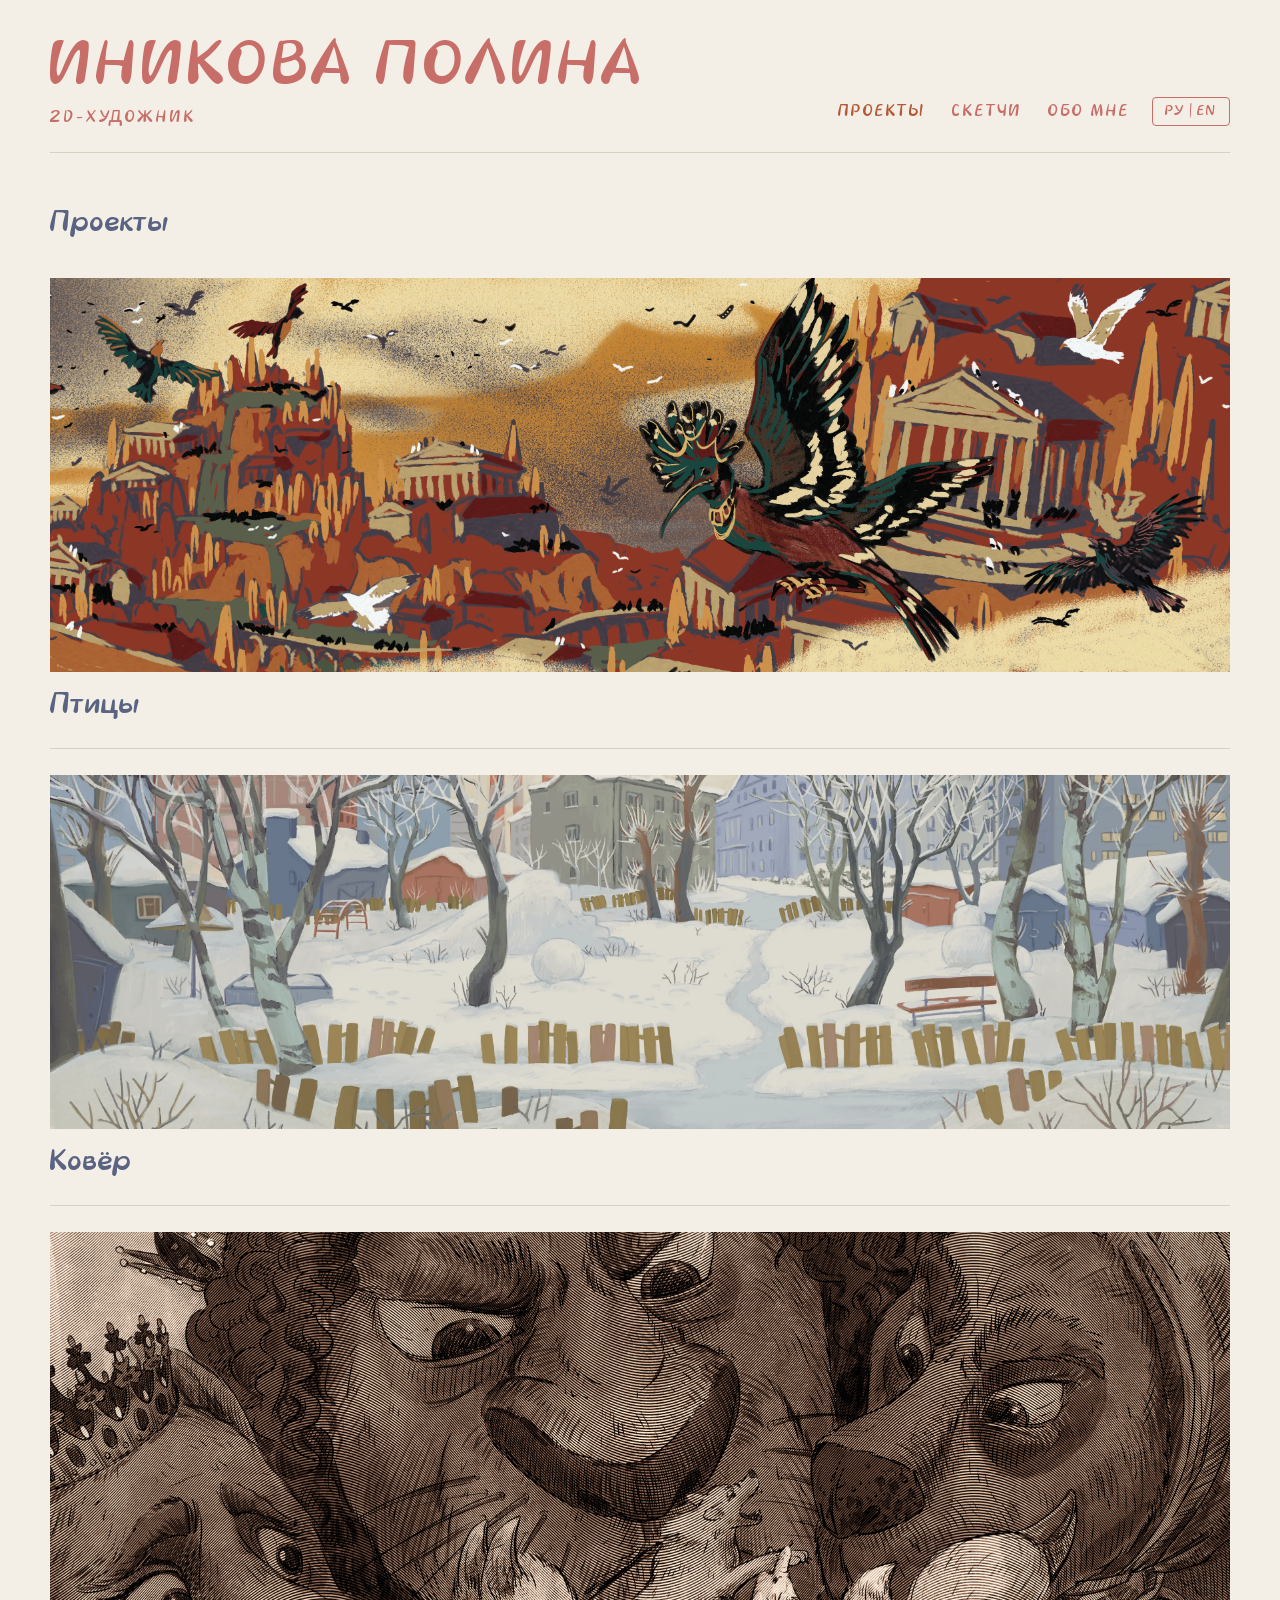
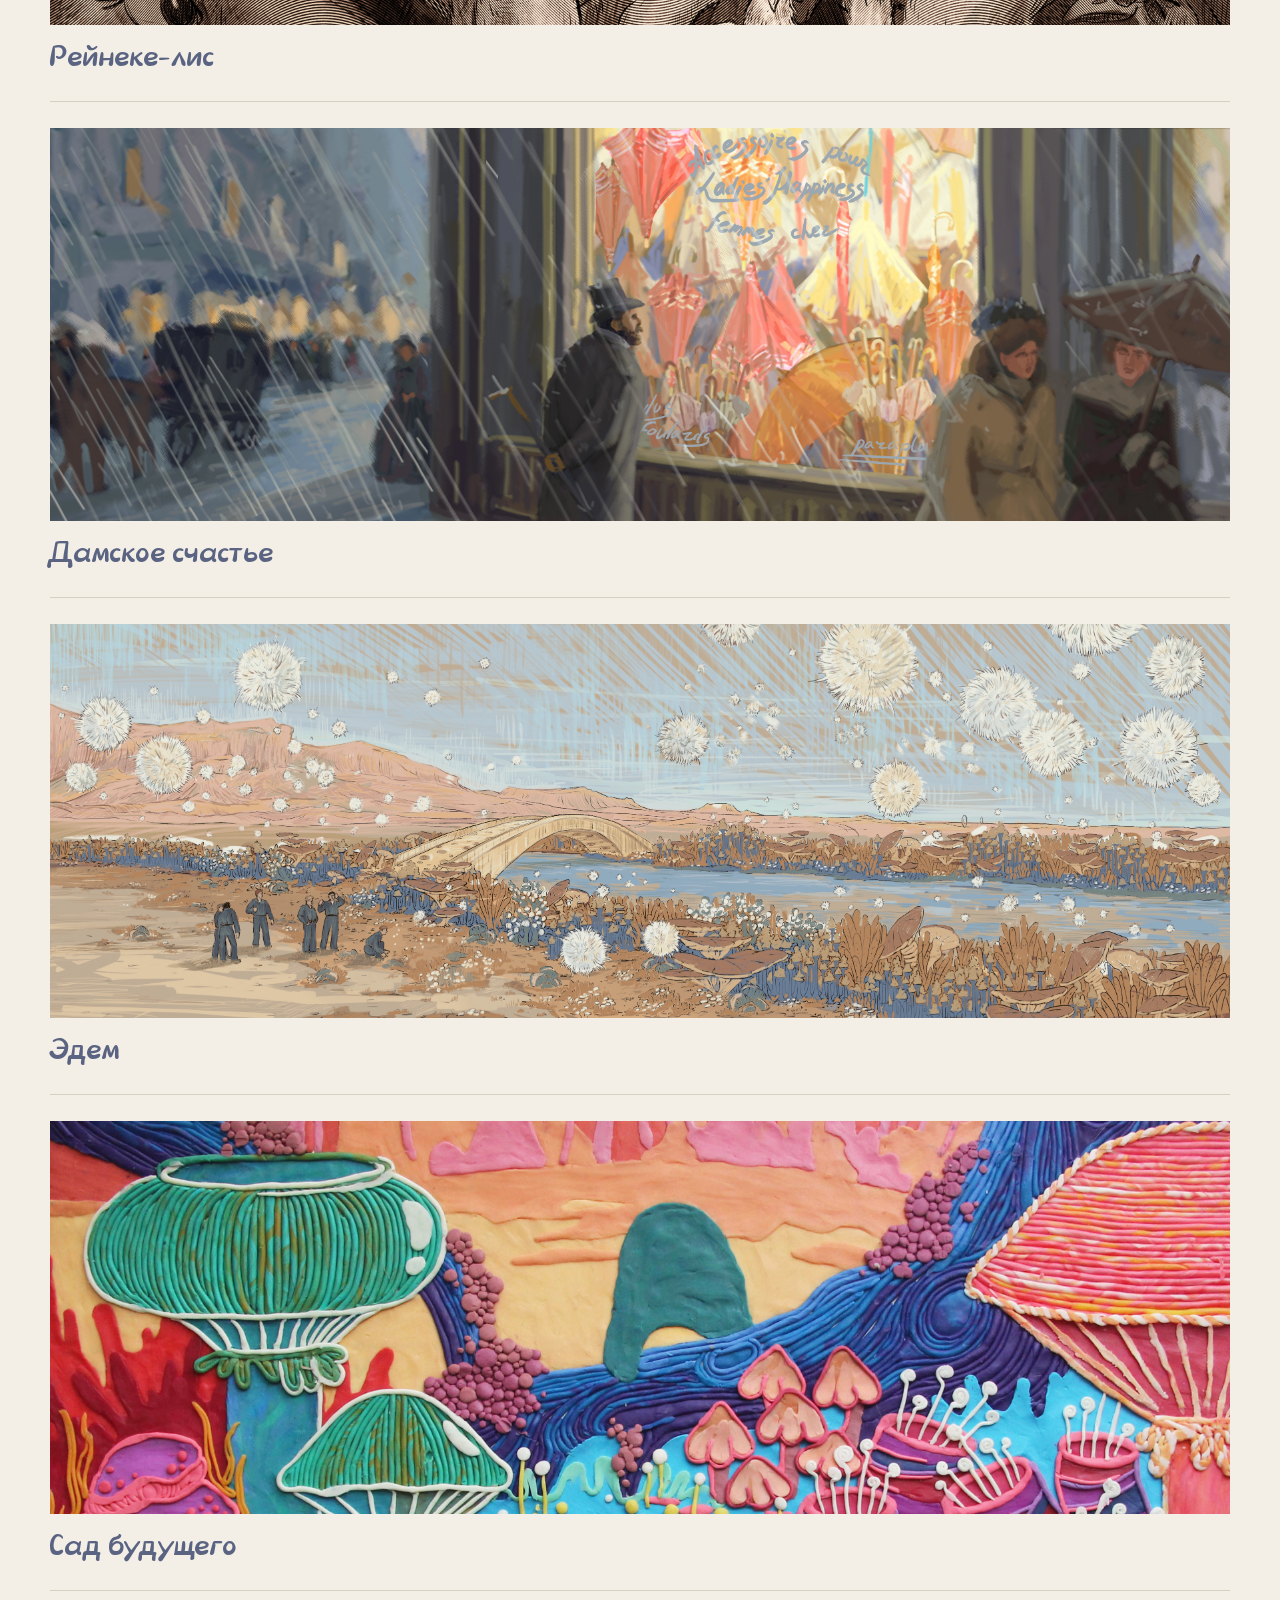
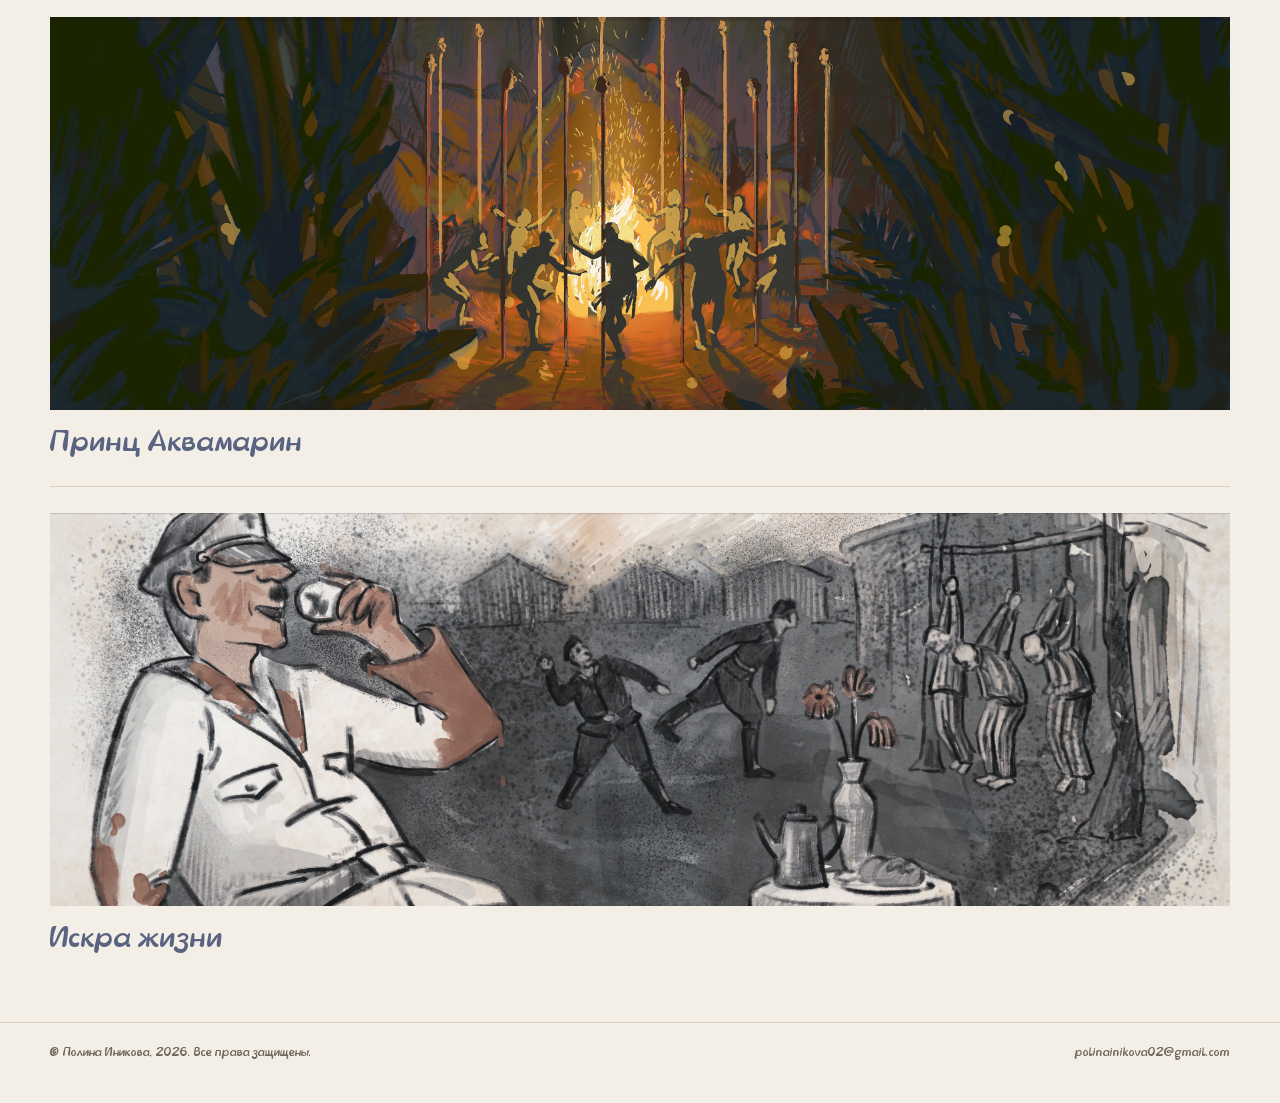
<file: index.html>
<!DOCTYPE html>
<html lang="ru">
<head>
  <meta charset="utf-8">
  <meta name="viewport" content="width=device-width, initial-scale=1">
  <title data-i18n-title="title.index">Иникова Полина — художник-постановщик</title>
  <link rel="stylesheet" href="css/site.css">
</head>
<body>
  <div class="wrap">
    <header class="site">
      <a class="brand" href="index.html"><span data-i18n="brand.name">Иникова Полина</span>
        <small data-i18n="brand.subtitle">2D-художник</small>
      </a>
      <div class="head-right">
        <nav>
          <a href="index.html" aria-current="page"><span data-i18n="nav.projects">Проекты</span></a>
          <a href="sketches.html"><span data-i18n="nav.sketches">Скетчи</span></a>
          <a href="about.html"><span data-i18n="nav.about">Обо мне</span></a>
        </nav>
        <button type="button" class="lang-btn" data-lang="en" aria-label="Switch language">
          РУ | EN
        </button>
      </div>
    </header>
    <section class="projects">
      <h1 class="page-title" data-i18n="projects.title">Проекты</h1>
      <a class="work-item" href="projects/birds.html">
      <img src="portfolio_webp/The-Birds/default.webp" alt="Птицы" data-i18n-alt="birds-title">
      <div class="work-caption">
        <span class="work-title" data-i18n="birds-title">Птицы</span>
      </div>
    </a>
<a class="work-item" href="projects/carpet.html">
      <img src="portfolio_webp/Carpet/1.webp" alt="Ковёр" data-i18n-alt="carpet-title">
      <div class="work-caption">
        <span class="work-title" data-i18n="carpet-title">Ковёр</span>
      </div>
    </a>
<a class="work-item" href="projects/reyneke-fox.html">
      <img src="portfolio_webp/Reineke-Fuchs/default.webp" alt="Рейнеке-лис" data-i18n-alt="reyneke-fox-title">
      <div class="work-caption">
        <span class="work-title" data-i18n="reyneke-fox-title">Рейнеке-лис</span>
      </div>
    </a>
<a class="work-item" href="projects/ladies-happiness.html">
      <img src="portfolio_webp/The-Ladies-Delight/default.webp" alt="Дамское счастье" data-i18n-alt="ladies-happiness-title">
      <div class="work-caption">
        <span class="work-title" data-i18n="ladies-happiness-title">Дамское счастье</span>
      </div>
    </a>
<a class="work-item" href="projects/eden.html">
      <img src="portfolio_webp/Eden/default.webp" alt="Эдем" data-i18n-alt="eden-title">
      <div class="work-caption">
        <span class="work-title" data-i18n="eden-title">Эдем</span>
      </div>
    </a>
<a class="work-item" href="projects/garden-of-the-future.html">
      <img src="portfolio_webp/The-Garden-of-the-Future/default.webp" alt="Сад будущего" data-i18n-alt="garden-of-the-future-title">
      <div class="work-caption">
        <span class="work-title" data-i18n="garden-of-the-future-title">Сад будущего</span>
      </div>
    </a>
<a class="work-item" href="projects/prince-aquamarine.html">
      <img src="portfolio_webp/Le-Prince-des-Aigues-Marines/default.webp" alt="Принц Аквамарин" data-i18n-alt="prince-aquamarine-title">
      <div class="work-caption">
        <span class="work-title" data-i18n="prince-aquamarine-title">Принц Аквамарин</span>
      </div>
    </a>
<a class="work-item" href="projects/spark-of-life.html">
      <img src="portfolio_webp/Spark-of-Life/default.webp" alt="Искра жизни" data-i18n-alt="spark-of-life-title">
      <div class="work-caption">
        <span class="work-title" data-i18n="spark-of-life-title">Искра жизни</span>
      </div>
    </a>
    </section>
  </div>
  <footer class="site">
    <div class="wrap">
      <span data-i18n="footer.rights">© Полина Иникова, 2026. Все права защищены.</span>
<a href="mailto:polinainikova02@gmail.com">polinainikova02@gmail.com</a>
    </div>
  </footer>
  <script src="js/site.js"></script>
  <script src="js/i18n.js"></script>
  <script src="js/site.js"></script>
</body>
</html>
</file>
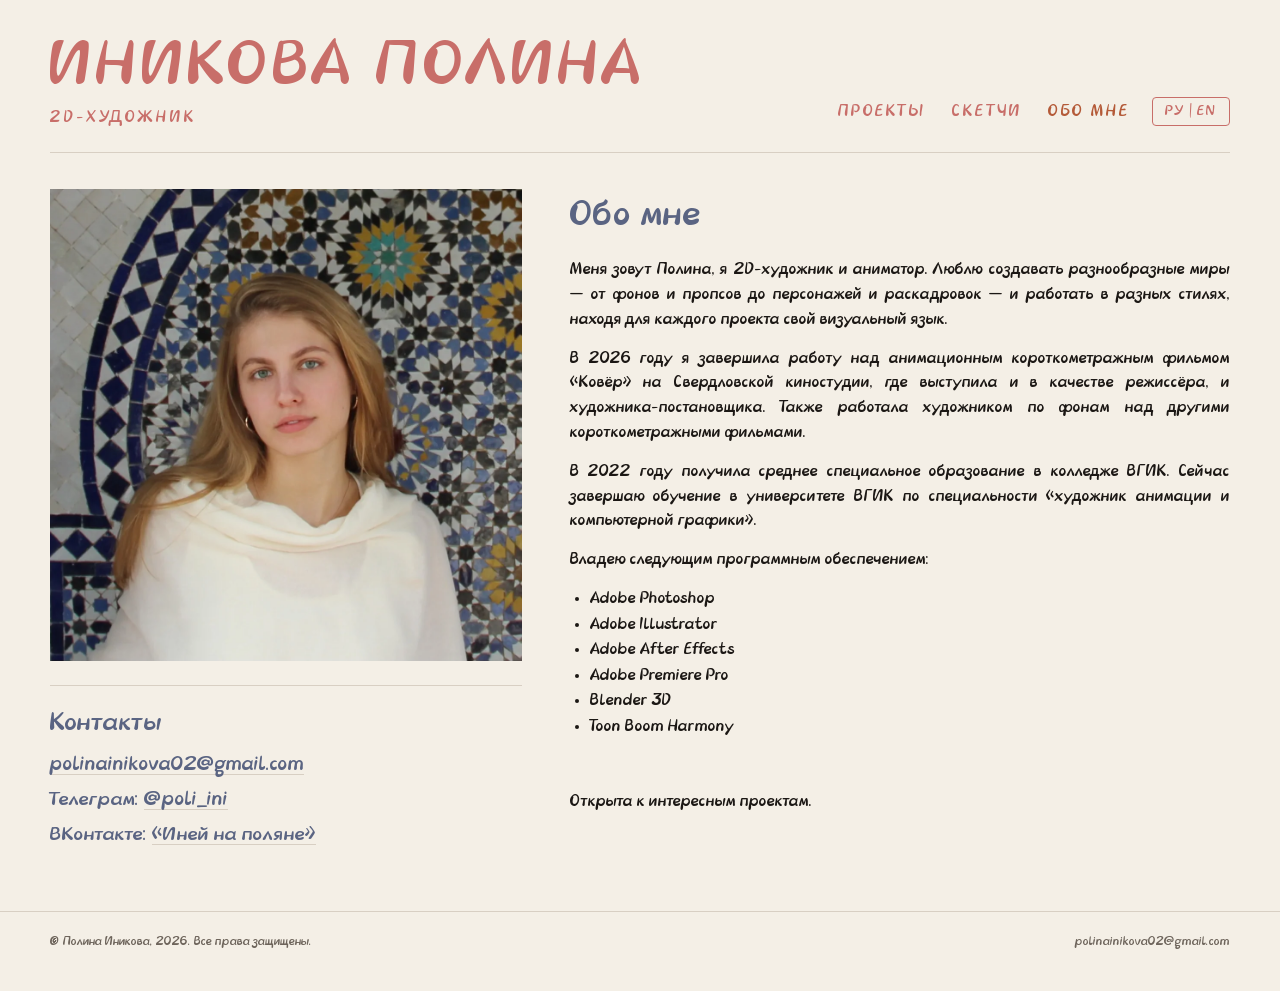
<file: about.html>
<!DOCTYPE html>
<html lang="ru">
<head>
  <meta charset="utf-8">
  <meta name="viewport" content="width=device-width, initial-scale=1">
  <title data-i18n-title="title.about">Обо мне — Иникова Полина</title>
  <link rel="stylesheet" href="css/site.css">
</head>
<body>
  <div class="wrap">
    <header class="site">
      <a class="brand" href="index.html"><span data-i18n="brand.name">Иникова Полина</span>
        <small data-i18n="brand.subtitle">2D-художник</small>
      </a>
      <div class="head-right">
        <nav>
          <a href="index.html"><span data-i18n="nav.projects">Проекты</span></a>
          <a href="sketches.html"><span data-i18n="nav.sketches">Скетчи</span></a>
          <a href="about.html" aria-current="page"><span data-i18n="nav.about">Обо мне</span></a>
        </nav>
        <button type="button" class="lang-btn" data-lang="en" aria-label="Switch language">
          РУ | EN
        </button>
      </div>
    </header>
    <div class="about-grid">
      <div class="about-photo">
        <img src="images/about.webp" alt="Портрет Полины">
        <div class="about-contact">
          <h2 data-i18n="about.contact.h2">Контакты</h2>
          <p><a href="mailto:polinainikova02@gmail.com">polinainikova02@gmail.com</a></p>
          <p><span data-i18n="contact.telegram">Телеграм:</span> <a href="https://t.me/poli_ini" rel="noopener">@poli_ini</a></p>
          <p><span data-i18n="contact.vk">ВКонтакте:</span> <a href="https://vk.ru/club213014018" rel="noopener">«Иней на поляне»</a></p>
        </div>
      </div>
      <div class="about-text">
        <h1 data-i18n="about.h1">Обо мне</h1>
        <p data-i18n="about.p1">Меня зовут Полина, я 2D-художник и аниматор. Люблю создавать разнообразные миры — от фонов и пропсов до персонажей и раскадровок — и работать в разных стилях, находя для каждого проекта свой визуальный язык.</p>
        <p data-i18n="about.p2">В 2026 году я завершила работу над анимационным короткометражным фильмом «Ковёр» на Свердловской киностудии, где выступила и в качестве режиссёра, и художника-постановщика. Также работала художником по фонам над другими короткометражными фильмами.</p>
        <p data-i18n="about.p3">В 2022 году получила среднее специальное образование в колледже ВГИК. Сейчас завершаю обучение в университете ВГИК по специальности «художник анимации и компьютерной графики».</p>
        <p data-i18n="about.software.intro">Владею следующим программным обеспечением:</p>
        <ul class="software-list">
          <li>Adobe Photoshop</li>
          <li>Adobe Illustrator</li>
          <li>Adobe After Effects</li>
          <li>Adobe Premiere Pro</li>
          <li>Blender 3D</li>
          <li>Toon Boom Harmony</li>
        </ul>
        <p data-i18n="about.open">Открыта к интересным проектам.</p>
      </div>
    </div>
  </div>
  <footer class="site">
    <div class="wrap">
      <span data-i18n="footer.rights">© Полина Иникова, 2026. Все права защищены.</span>
<a href="mailto:polinainikova02@gmail.com">polinainikova02@gmail.com</a>
    </div>
  </footer>
  <script src="js/site.js"></script>
  <script src="js/i18n.js"></script>
  <script src="js/site.js"></script>
</body>
</html>
</file>
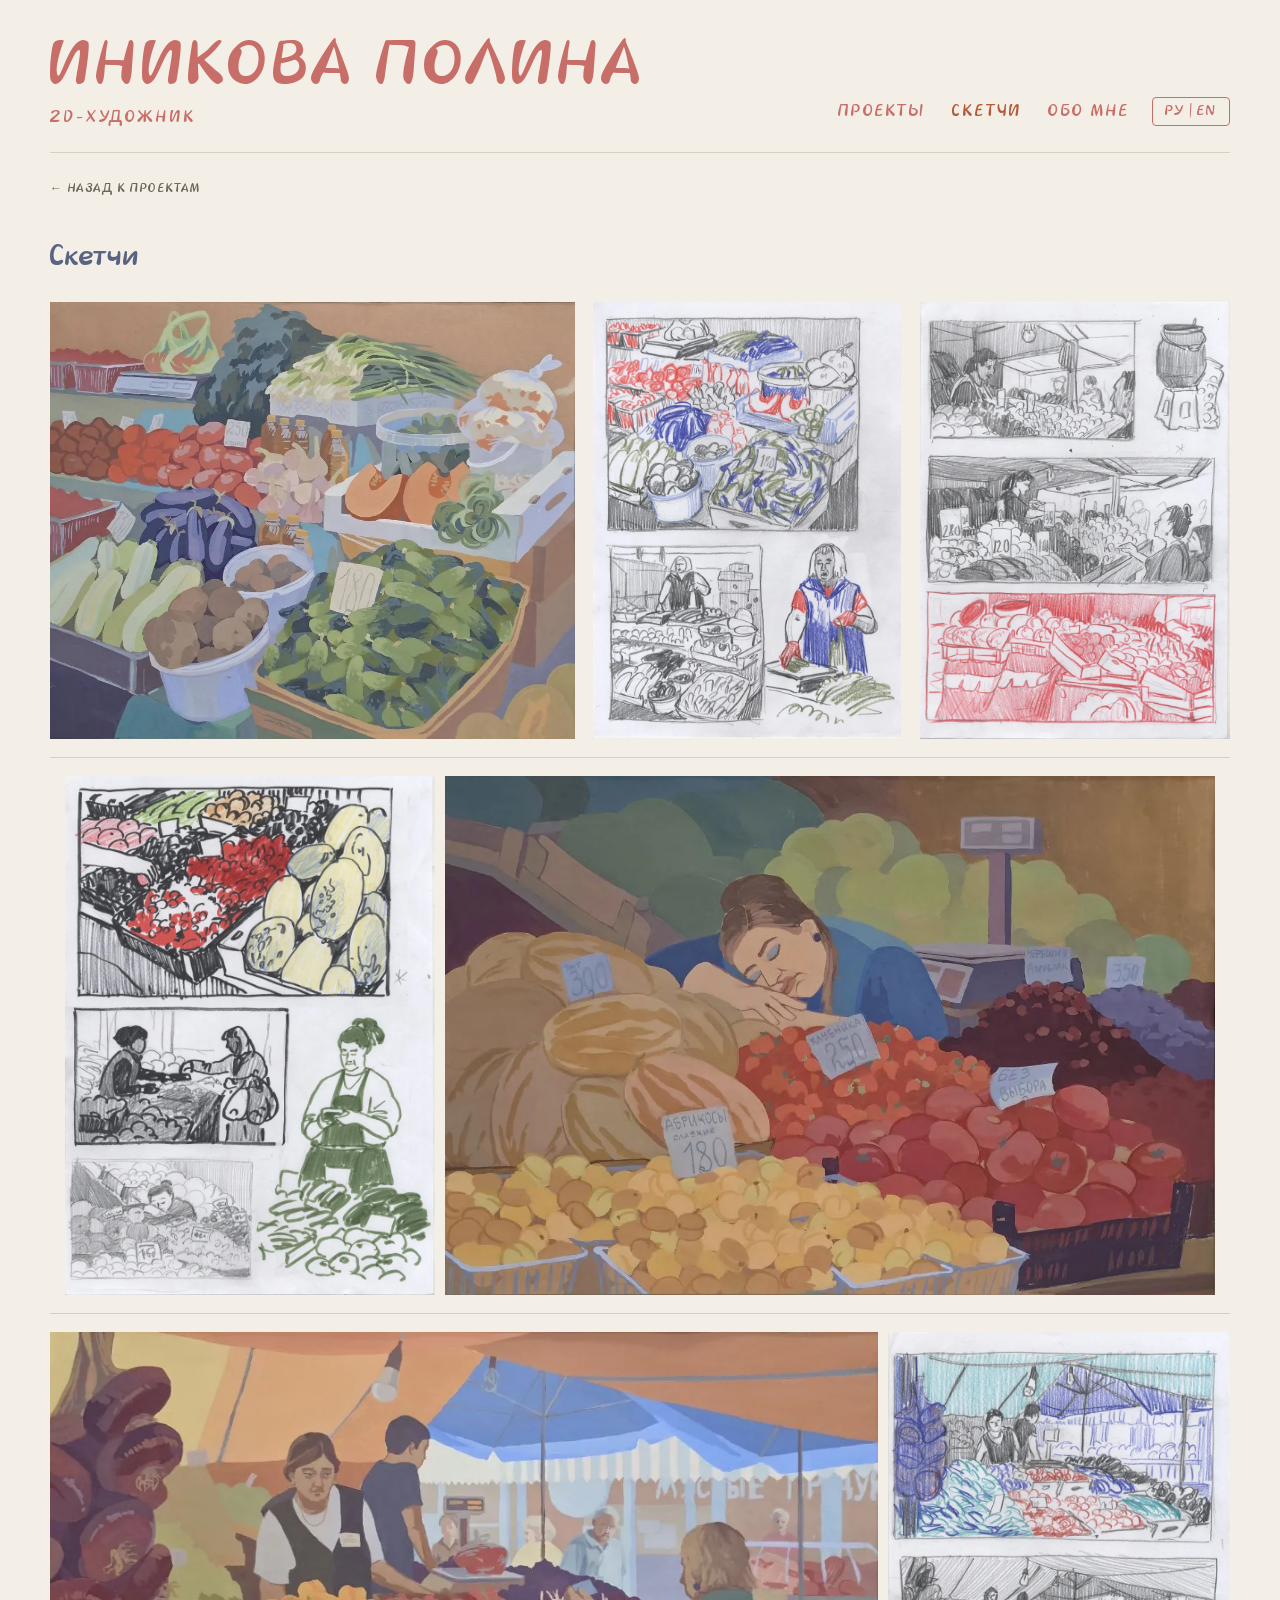
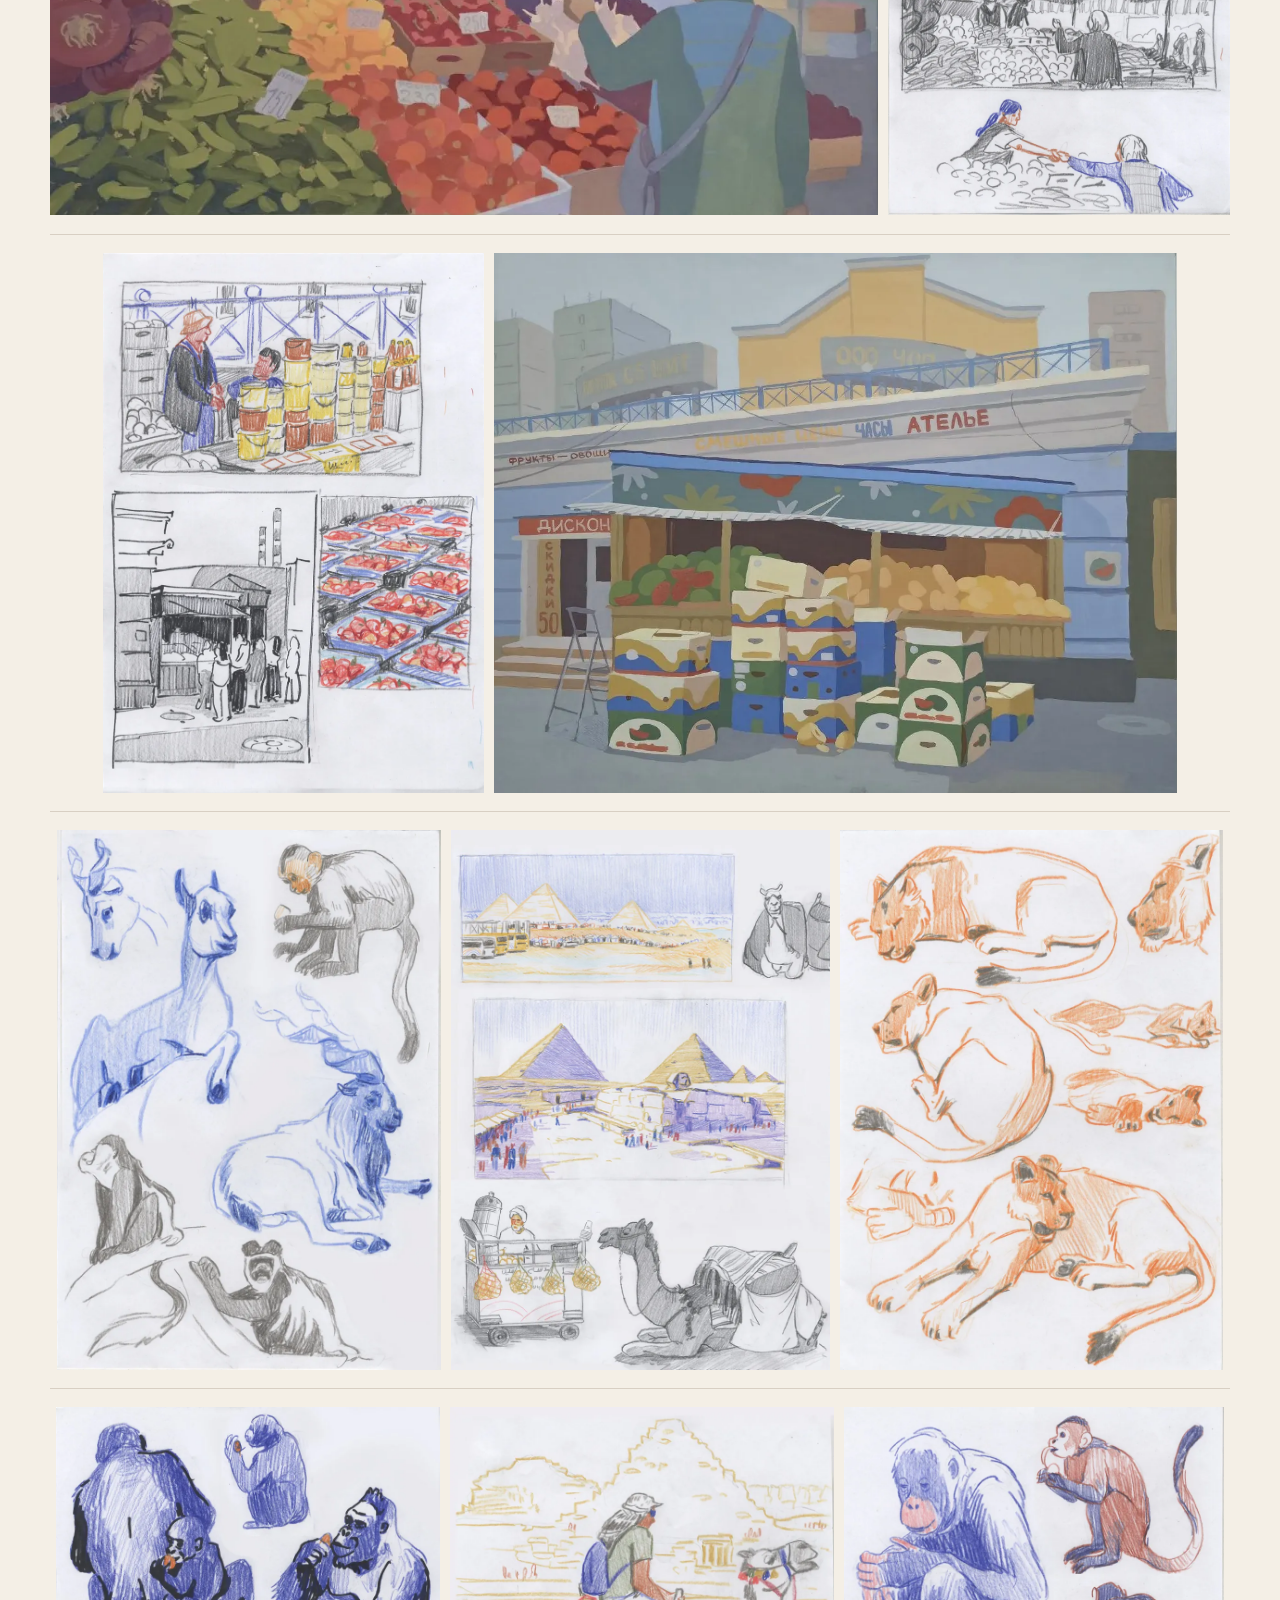
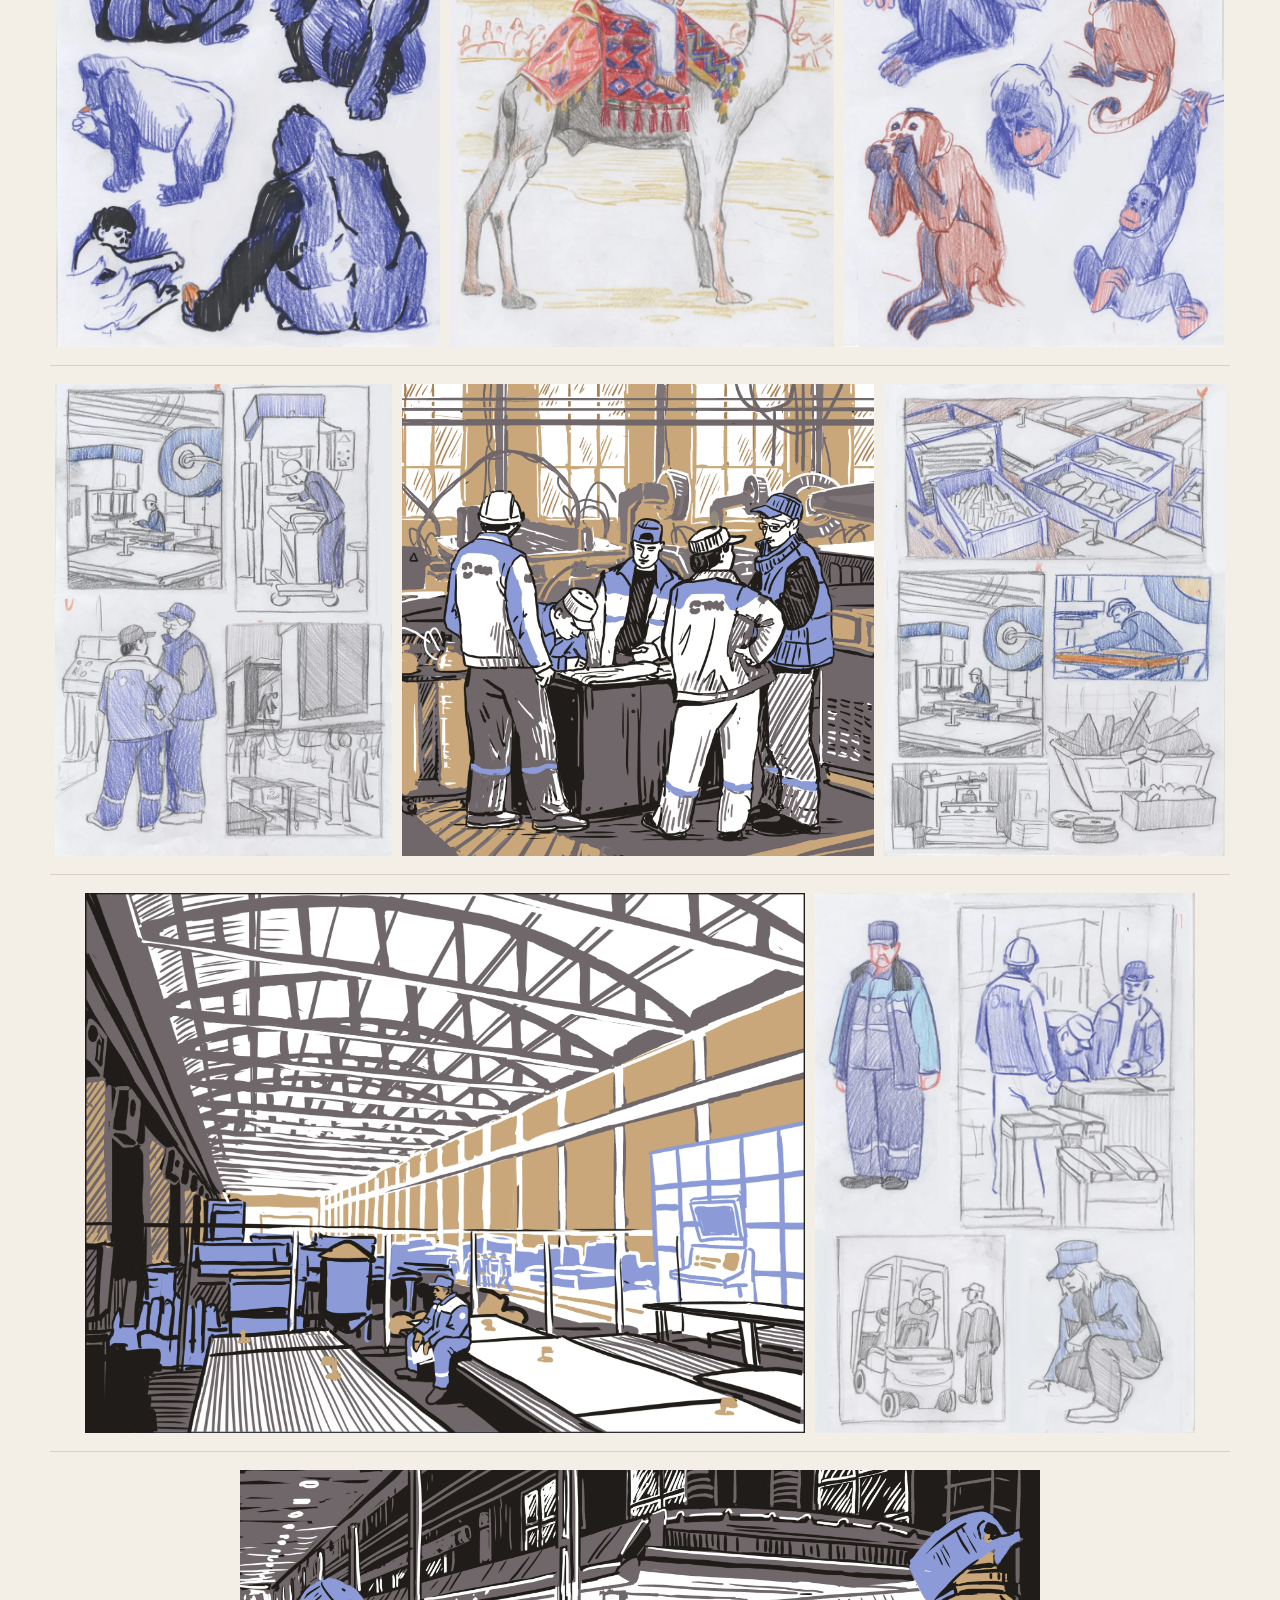
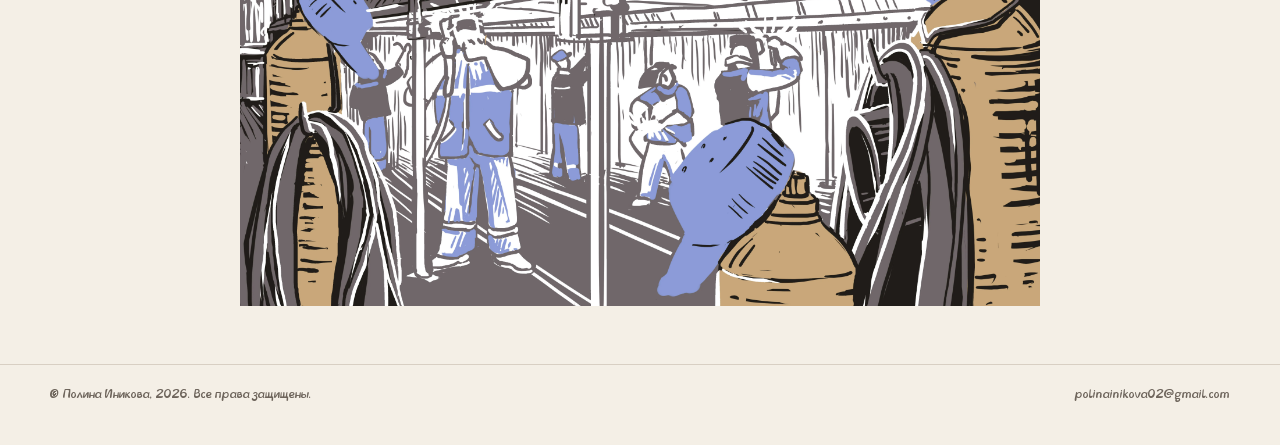
<file: sketches.html>
<!DOCTYPE html>
<html lang="ru">
<head>
  <meta charset="utf-8">
  <meta name="viewport" content="width=device-width, initial-scale=1">
  <title data-i18n-title="title.sketches">Скетчи — Иникова Полина</title>
  <link rel="stylesheet" href="css/site.css">
</head>
<body>
  <div class="wrap">
    <header class="site">
      <a class="brand" href="index.html"><span data-i18n="brand.name">Иникова Полина</span>
        <small data-i18n="brand.subtitle">2D-художник</small>
      </a>
      <div class="head-right">
        <nav>
          <a href="index.html"><span data-i18n="nav.projects">Проекты</span></a>
          <a href="sketches.html" aria-current="page"><span data-i18n="nav.sketches">Скетчи</span></a>
          <a href="about.html"><span data-i18n="nav.about">Обо мне</span></a>
        </nav>
        <button type="button" class="lang-btn" data-lang="en" aria-label="Switch language">
          РУ | EN
        </button>
      </div>
    </header>
    <a class="back" href="index.html" data-i18n="back.projects">← К проектам</a>
    <h1 class="page-title" data-i18n="sketches.title">Скетчи</h1>
    <div class="sketches-gal">
      <div class="rows">
<div class="row" data-row="1"><div class="main-zone"><a class="cell"><img src="portfolio_webp/Sketches/1_1.webp" alt="1_1.jpg"></a><a class="cell"><img src="portfolio_webp/Sketches/1_2.webp" alt="1_2.jpg"></a><a class="cell"><img src="portfolio_webp/Sketches/1_3.webp" alt="1_3.jpg"></a></div></div>
<div class="row" data-row="2"><div class="main-zone"><a class="cell"><img src="portfolio_webp/Sketches/2_1.webp" alt="2_1.jpg"></a><a class="cell"><img src="portfolio_webp/Sketches/2_2.webp" alt="2_2.jpg"></a></div></div>
<div class="row" data-row="3"><div class="main-zone"><a class="cell"><img src="portfolio_webp/Sketches/3_1.webp" alt="3_1.jpg"></a><a class="cell"><img src="portfolio_webp/Sketches/3_2.webp" alt="3_2.jpg"></a></div></div>
<div class="row" data-row="4"><div class="main-zone"><a class="cell"><img src="portfolio_webp/Sketches/4_1.webp" alt="4_1.jpg"></a><a class="cell"><img src="portfolio_webp/Sketches/4_2.webp" alt="4_2.jpg"></a></div></div>
<div class="row" data-row="5"><div class="main-zone"><a class="cell"><img src="portfolio_webp/Sketches/5_1.webp" alt="5_1.jpg"></a><a class="cell"><img src="portfolio_webp/Sketches/5_2.webp" alt="5_2.jpg"></a><a class="cell"><img src="portfolio_webp/Sketches/5_3.webp" alt="5_3.jpg"></a></div></div>
<div class="row" data-row="6"><div class="main-zone"><a class="cell"><img src="portfolio_webp/Sketches/6_1.webp" alt="6_1.jpg"></a><a class="cell"><img src="portfolio_webp/Sketches/6_2.webp" alt="6_2.jpg"></a><a class="cell"><img src="portfolio_webp/Sketches/6_3.webp" alt="6_3.jpg"></a></div></div>
<div class="row" data-row="7"><div class="main-zone"><a class="cell"><img src="portfolio_webp/Sketches/7_1.webp" alt="7_1.jpg"></a><a class="cell"><img src="portfolio_webp/Sketches/7_2.webp" alt="7_2.jpg"></a><a class="cell"><img src="portfolio_webp/Sketches/7_3.webp" alt="7_3.jpg"></a></div></div>
<div class="row" data-row="8"><div class="main-zone"><a class="cell"><img src="portfolio_webp/Sketches/8_1.webp" alt="8_1.jpg"></a><a class="cell"><img src="portfolio_webp/Sketches/8_2.webp" alt="8_2.jpg"></a></div></div>
<div class="row" data-row="9"><div class="main-zone"><a class="cell"><img src="portfolio_webp/Sketches/9_1.webp" alt="9_1.jpg"></a></div></div>
      </div>
    </div>
  </div>
  <footer class="site">
    <div class="wrap">
      <span data-i18n="footer.rights">© Полина Иникова, 2026. Все права защищены.</span>
<a href="mailto:polinainikova02@gmail.com">polinainikova02@gmail.com</a>
    </div>
  </footer>
  <script src="js/site.js"></script>
  <script src="js/i18n.js"></script>
  <script src="js/site.js"></script>
</body>
</html>
</file>
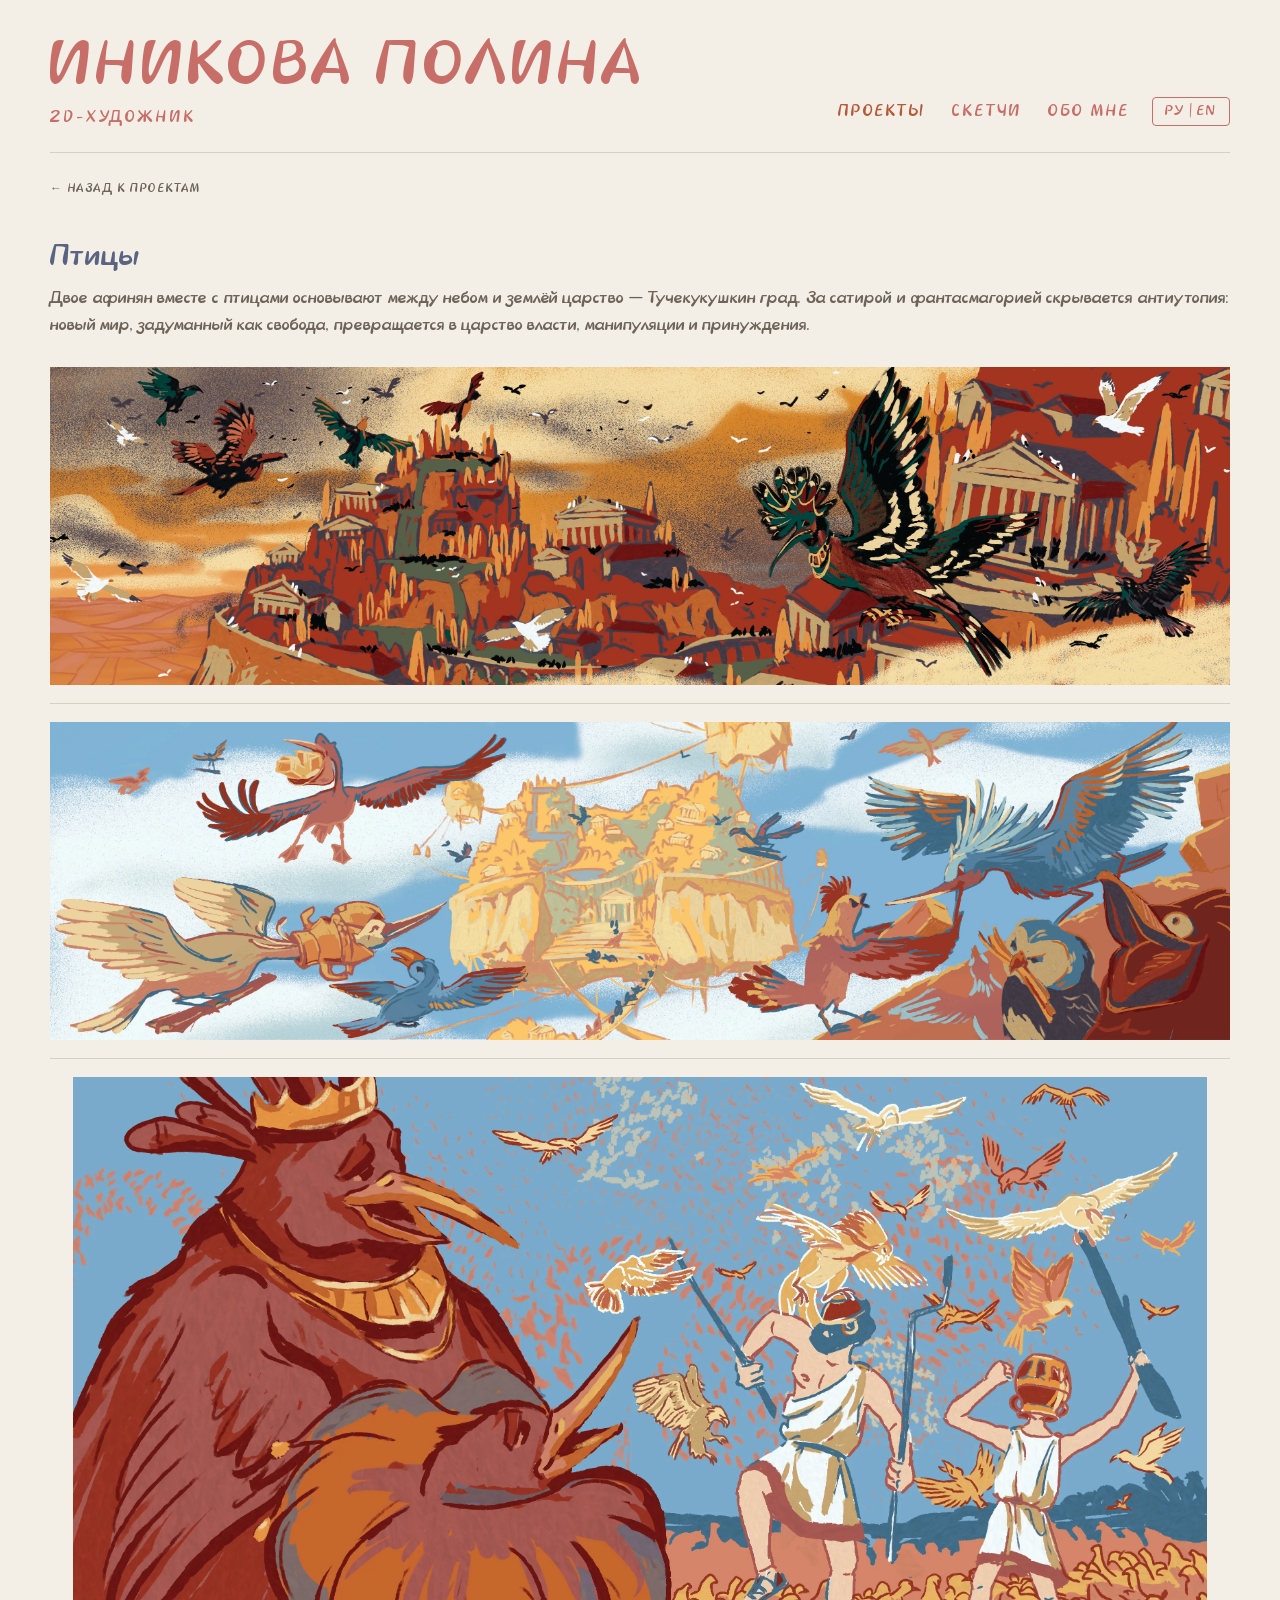
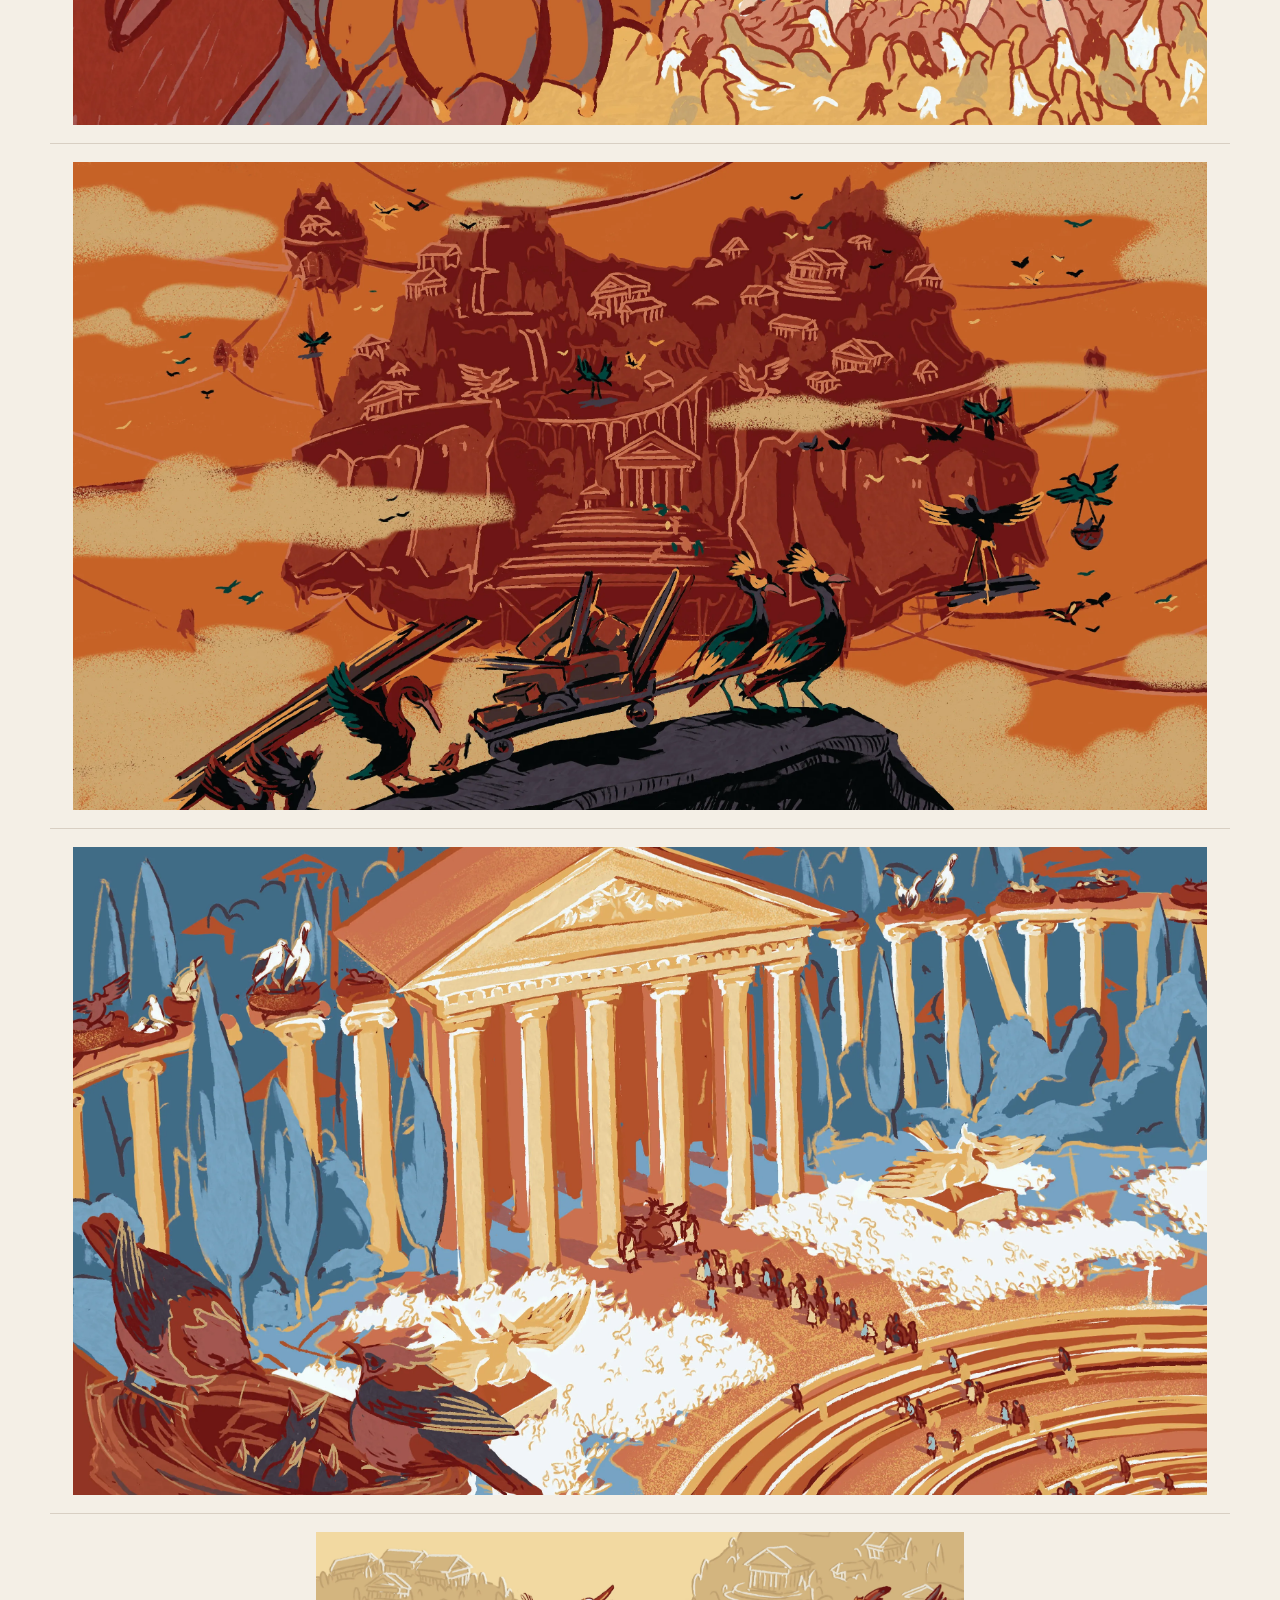
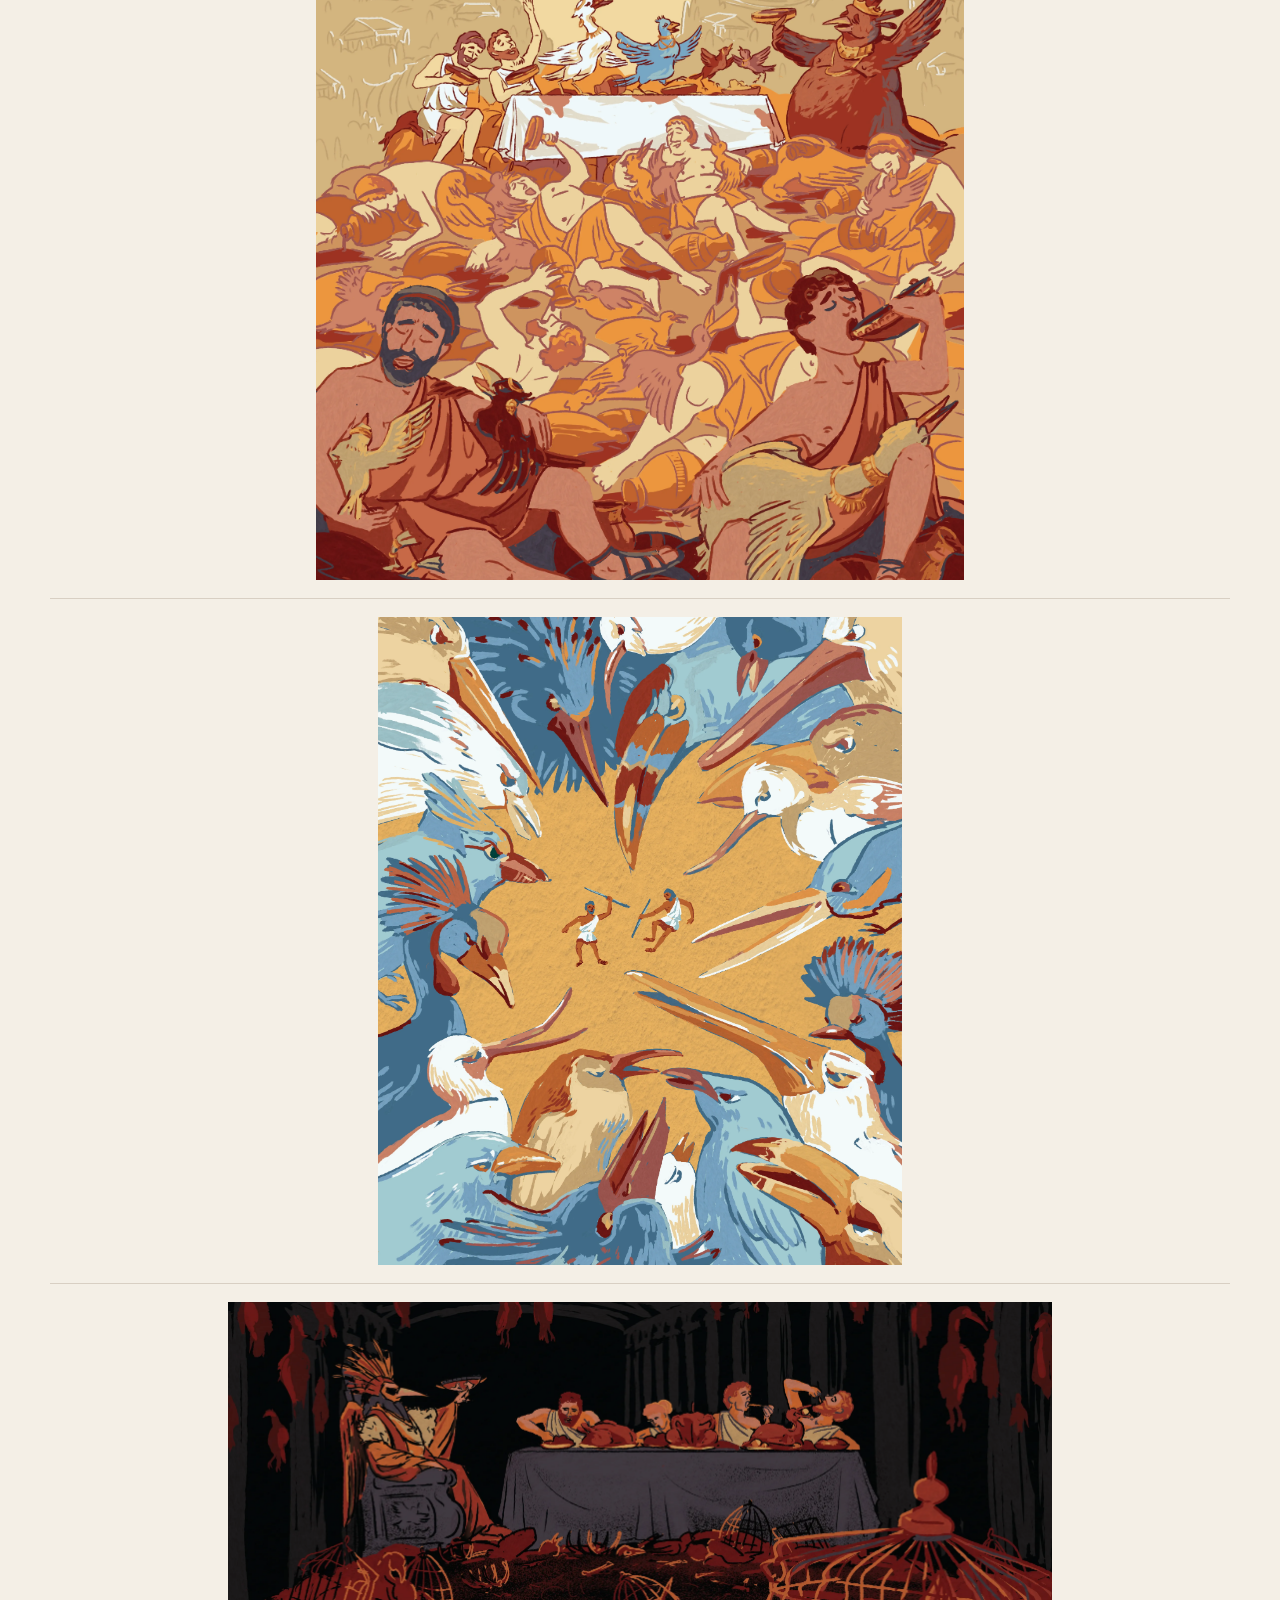
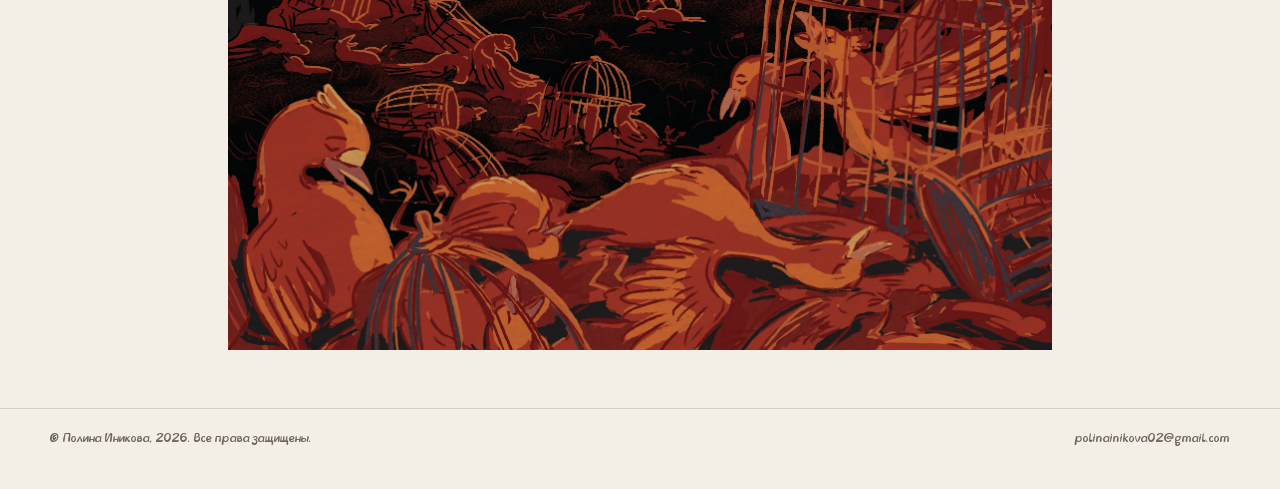
<file: projects/birds.html>
<!DOCTYPE html>
<html lang="ru">
<head>
  <meta charset="utf-8">
  <meta name="viewport" content="width=device-width, initial-scale=1">
  <title data-i18n-title="title.birds">Птицы — Иникова Полина</title>
  <link rel="stylesheet" href="../css/site.css">
</head>
<body>
  <div class="wrap">
    <header class="site">
      <a class="brand" href="../index.html"><span data-i18n="brand.name">Иникова Полина</span>
        <small data-i18n="brand.subtitle">2D-художник</small>
      </a>
      <div class="head-right">
        <nav>
          <a href="../index.html" aria-current="page"><span data-i18n="nav.projects">Проекты</span></a>
          <a href="../sketches.html"><span data-i18n="nav.sketches">Скетчи</span></a>
          <a href="../about.html"><span data-i18n="nav.about">Обо мне</span></a>
        </nav>
        <button type="button" class="lang-btn" data-lang="en" aria-label="Switch language">
          РУ | EN
        </button>
      </div>
    </header>
    <a class="back" href="../index.html" data-i18n="back.projects">← Назад к проектам</a>
    <h1 class="page-title" data-i18n="birds-title">Птицы</h1>
    <p class="lede" data-i18n="desc.The-Birds">Двое афинян вместе с птицами основывают между небом и землёй царство — Тучекукушкин град. За сатирой и фантасмагорией скрывается антиутопия: новый мир, задуманный как свобода, превращается в царство власти, манипуляции и принуждения.</p>
    <div class="rows">
<div class="row"><div class="main-zone"><a class="cell"><img src="../portfolio_webp/The-Birds/1.webp" alt="1.jpg"></a></div></div>
<div class="row"><div class="main-zone"><a class="cell"><img src="../portfolio_webp/The-Birds/3.webp" alt="3.jpg"></a></div></div>
<div class="row"><div class="main-zone"><a class="cell"><img src="../portfolio_webp/The-Birds/2_1.webp" alt="2_1.jpg"></a></div></div>
<div class="row"><div class="main-zone"><a class="cell"><img src="../portfolio_webp/The-Birds/2_2.webp" alt="2_2.jpg"></a></div></div>
<div class="row"><div class="main-zone"><a class="cell"><img src="../portfolio_webp/The-Birds/2_3.webp" alt="2_3.jpg"></a></div></div>
<div class="row"><div class="main-zone"><a class="cell"><img src="../portfolio_webp/The-Birds/4_1.webp" alt="4_1.jpg"></a></div></div>
<div class="row"><div class="main-zone"><a class="cell"><img src="../portfolio_webp/The-Birds/4_2.webp" alt="4_2.jpg"></a></div></div>
<div class="row"><div class="main-zone"><a class="cell"><img src="../portfolio_webp/The-Birds/4_3.webp" alt="4_3.jpg"></a></div></div>
      </div>
  </div>
  <footer class="site">
    <div class="wrap">
      <span data-i18n="footer.rights">© Полина Иникова, 2026. Все права защищены.</span>
<a href="mailto:polinainikova02@gmail.com">polinainikova02@gmail.com</a>
    </div>
  </footer>
  <script src="../js/site.js"></script>
  <script src="../js/i18n.js"></script>
  <script src="../js/site.js"></script>
</body>
</html>
</file>
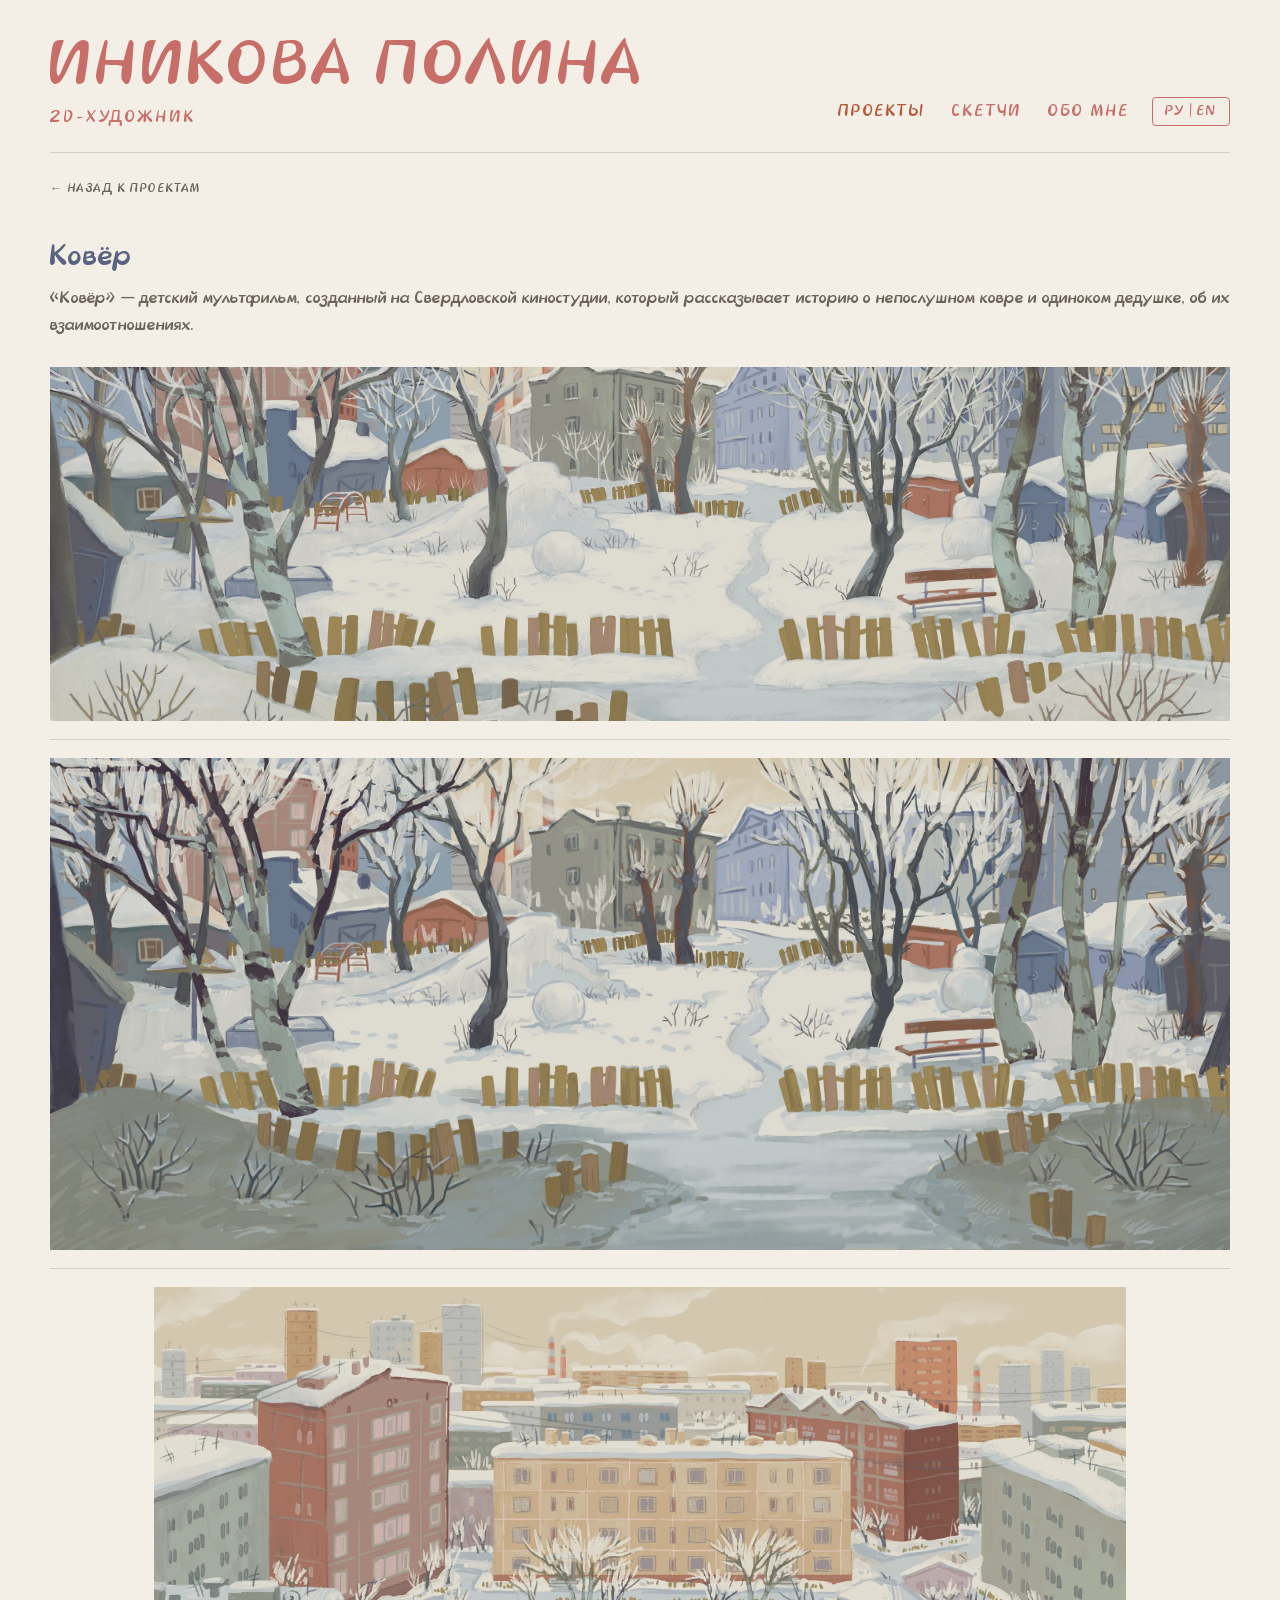
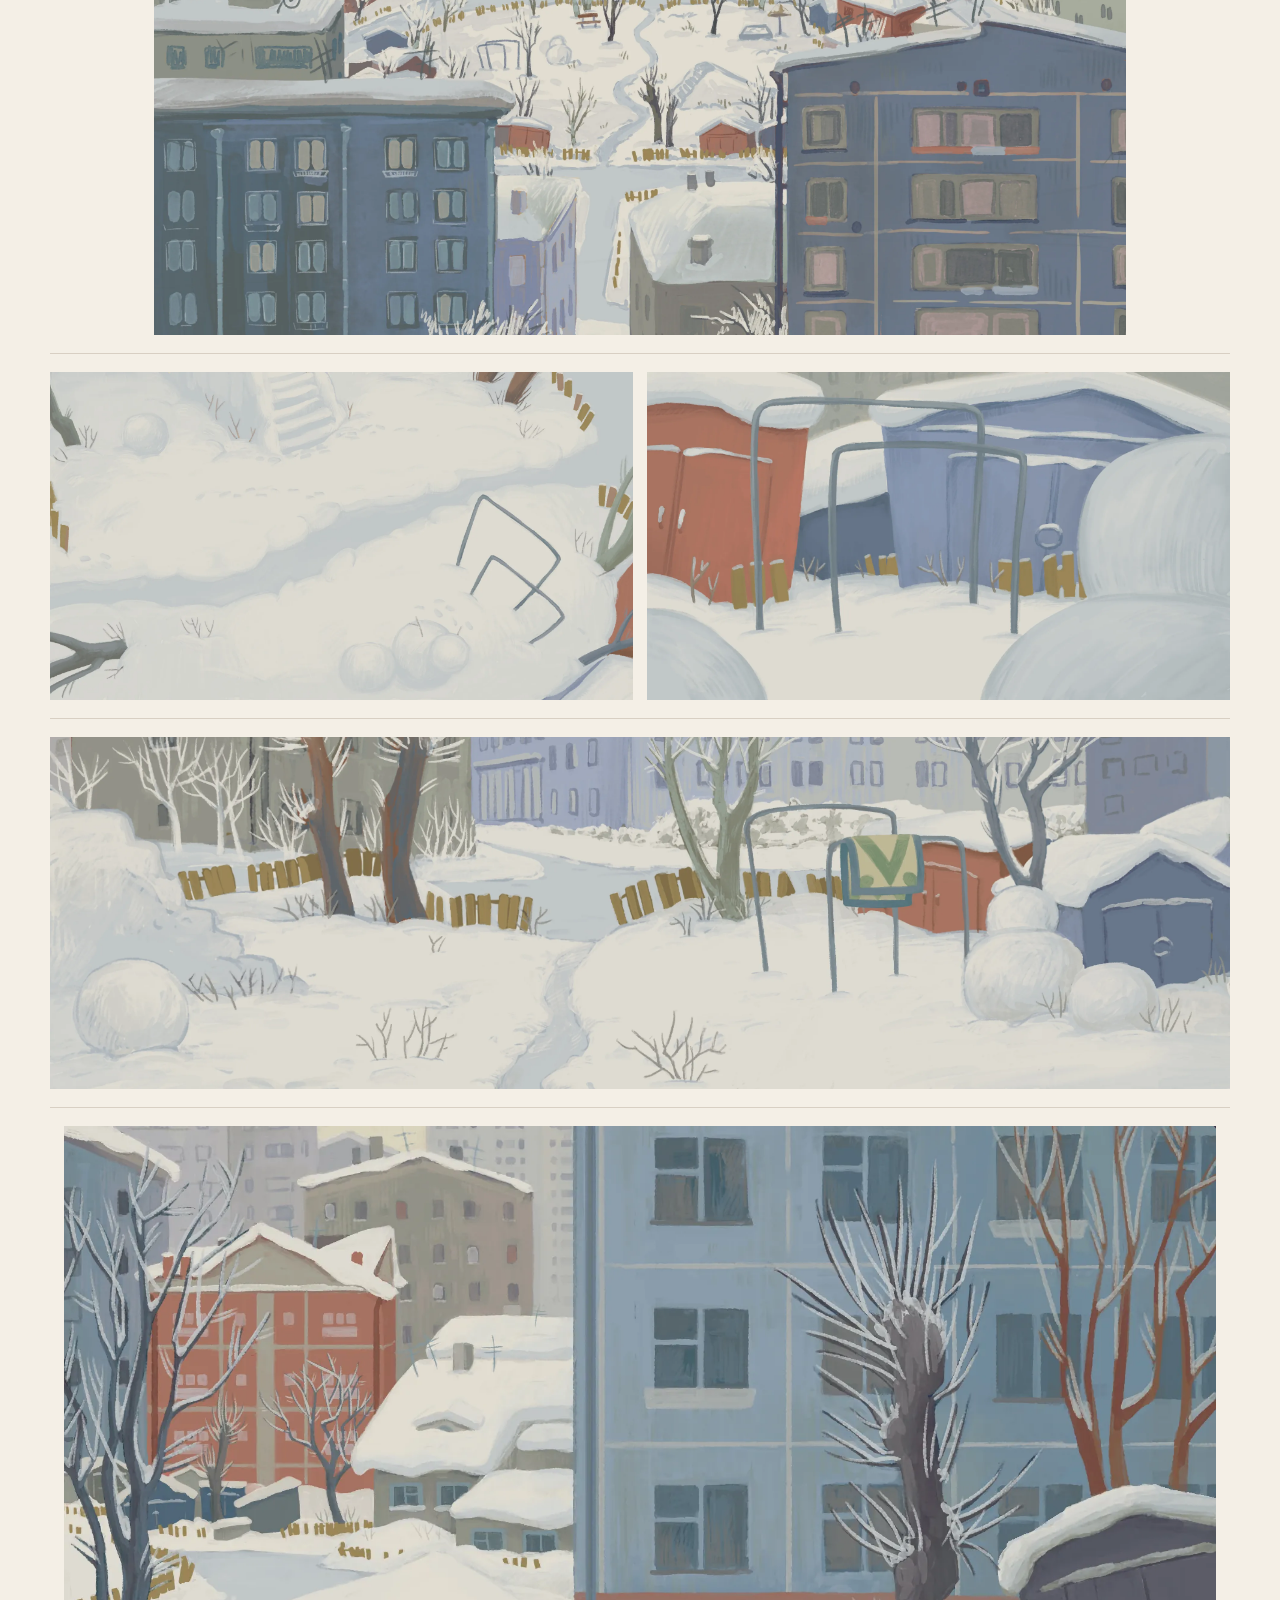
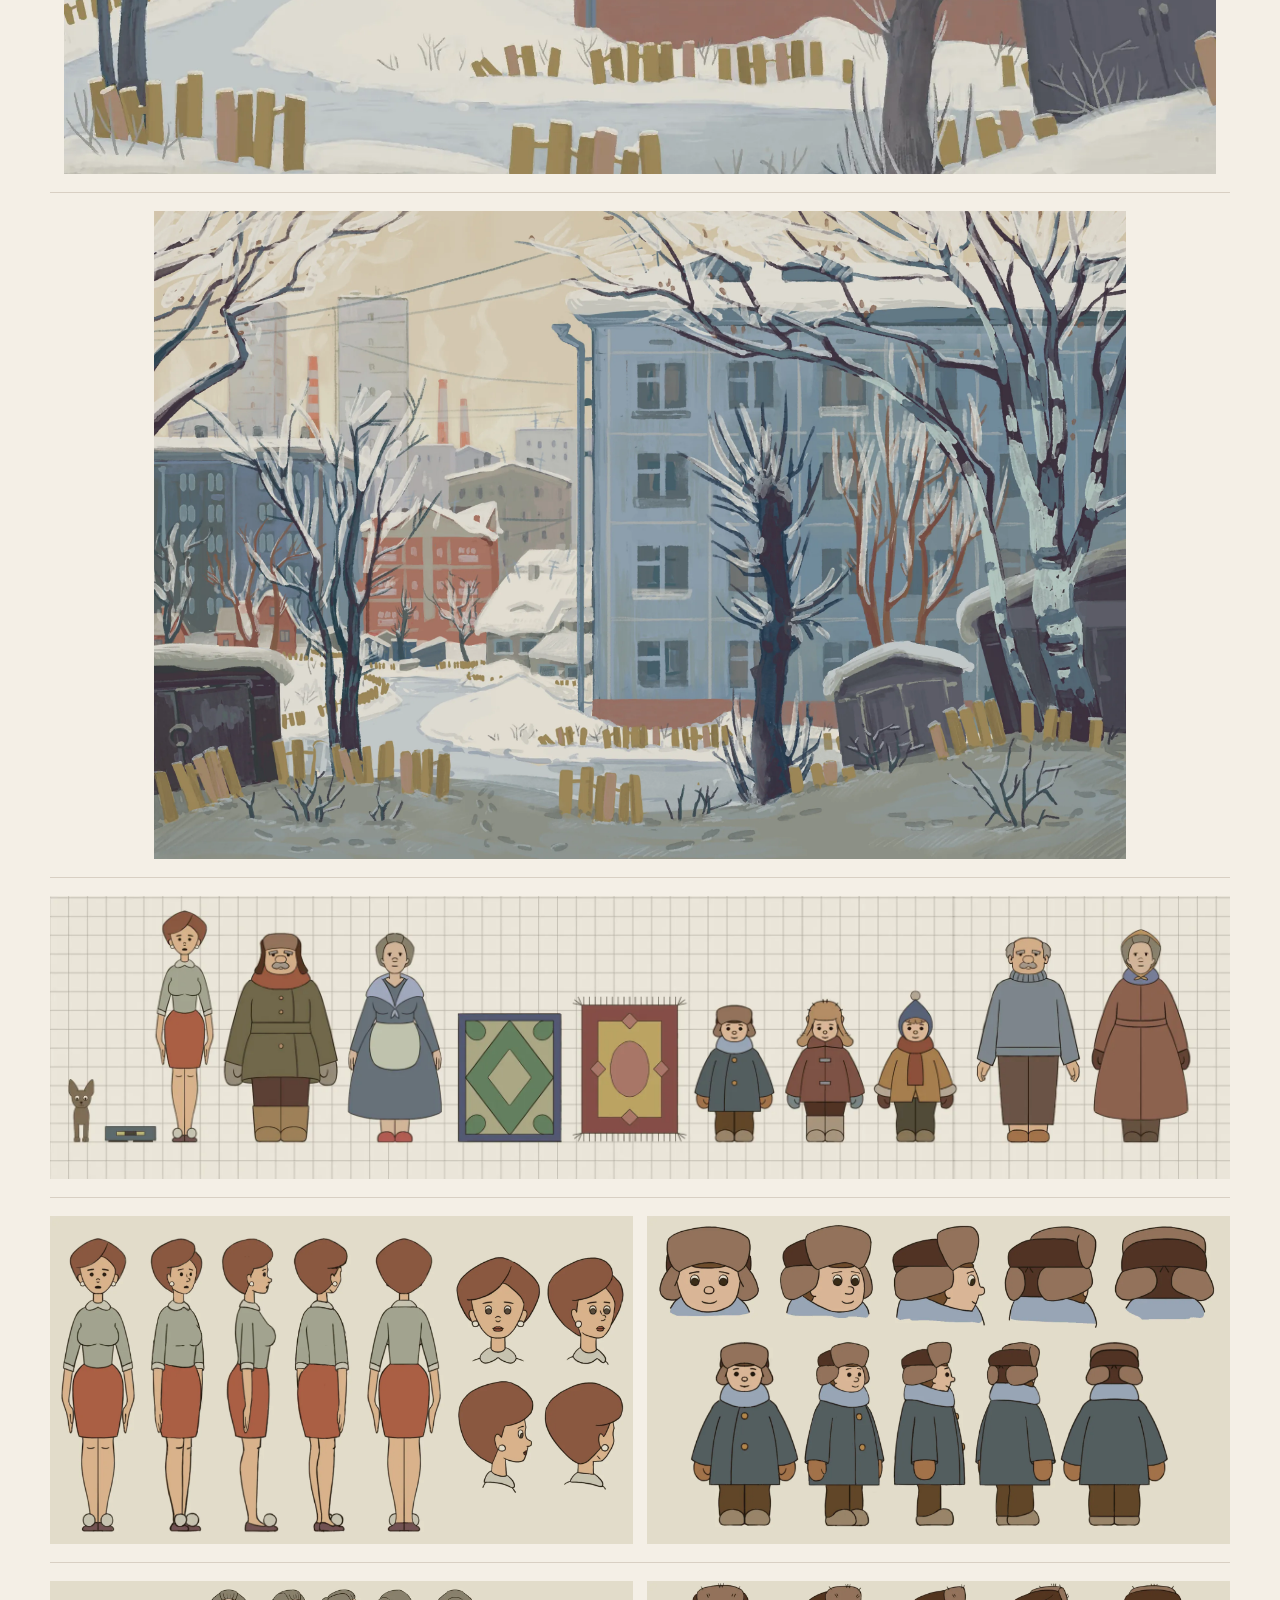
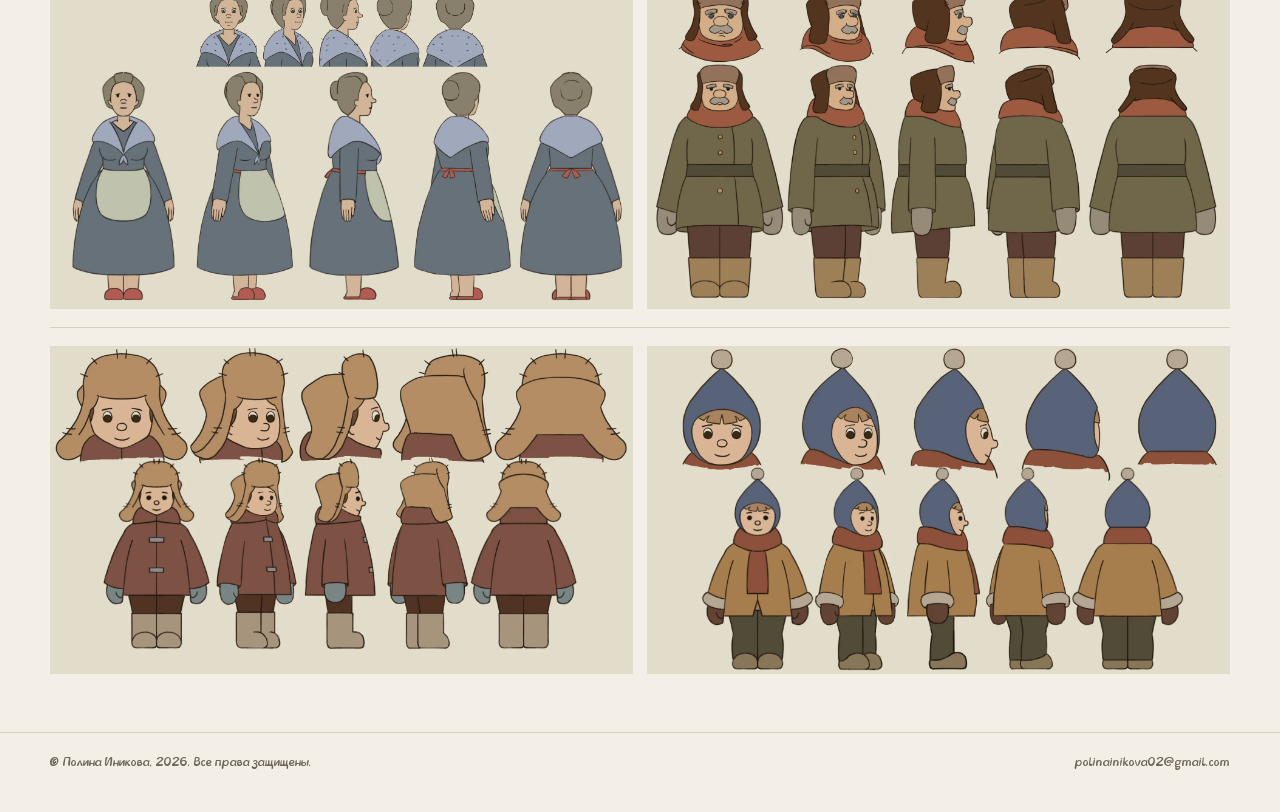
<file: projects/carpet.html>
<!DOCTYPE html>
<html lang="ru">
<head>
  <meta charset="utf-8">
  <meta name="viewport" content="width=device-width, initial-scale=1">
  <title data-i18n-title="title.carpet">Ковёр — Иникова Полина</title>
  <link rel="stylesheet" href="../css/site.css">
</head>
<body>
  <div class="wrap">
    <header class="site">
      <a class="brand" href="../index.html"><span data-i18n="brand.name">Иникова Полина</span>
        <small data-i18n="brand.subtitle">2D-художник</small>
      </a>
      <div class="head-right">
        <nav>
          <a href="../index.html" aria-current="page"><span data-i18n="nav.projects">Проекты</span></a>
          <a href="../sketches.html"><span data-i18n="nav.sketches">Скетчи</span></a>
          <a href="../about.html"><span data-i18n="nav.about">Обо мне</span></a>
        </nav>
        <button type="button" class="lang-btn" data-lang="en" aria-label="Switch language">
          РУ | EN
        </button>
      </div>
    </header>
    <a class="back" href="../index.html" data-i18n="back.projects">← Назад к проектам</a>
    <h1 class="page-title" data-i18n="carpet-title">Ковёр</h1>
    <p class="lede" data-i18n="desc.Carpet">«Ковёр» — детский мультфильм, созданный на Свердловской киностудии, который рассказывает историю о непослушном ковре и одиноком дедушке, об их взаимоотношениях.</p>
    <div class="rows">
<div class="row"><div class="main-zone"><a class="cell"><img src="../portfolio_webp/Carpet/1.webp" alt="1.jpg"></a></div></div>
<div class="row"><div class="main-zone"><a class="cell"><img src="../portfolio_webp/Carpet/2.webp" alt="2.jpg"></a></div></div>
<div class="row"><div class="main-zone"><a class="cell"><img src="../portfolio_webp/Carpet/3.webp" alt="3.jpg"></a></div></div>
<div class="row"><div class="main-zone"><a class="cell"><img src="../portfolio_webp/Carpet/3_r1.webp" alt="3_r1.jpg"></a></div><div class="main-zone"><a class="cell"><img src="../portfolio_webp/Carpet/3_r2.webp" alt="3_r2.jpg"></a></div></div>
<div class="row"><div class="main-zone"><a class="cell"><img src="../portfolio_webp/Carpet/4_2.webp" alt="4_2.jpg"></a></div></div>
<div class="row"><div class="main-zone"><a class="cell"><img src="../portfolio_webp/Carpet/5_r1.webp" alt="5_r1.jpg"></a></div></div>
<div class="row"><div class="main-zone"><a class="cell"><img src="../portfolio_webp/Carpet/5.webp" alt="5.jpg"></a></div></div>
<div class="row"><div class="main-zone"><a class="cell"><img src="../portfolio_webp/Carpet/6.webp" alt="6.jpg"></a></div></div>
<div class="row"><div class="main-zone"><a class="cell"><img src="../portfolio_webp/Carpet/7_1.webp" alt="7_1.jpg"></a></div><div class="main-zone"><a class="cell"><img src="../portfolio_webp/Carpet/7_2.webp" alt="7_2.jpg"></a></div></div>
<div class="row"><div class="main-zone"><a class="cell"><img src="../portfolio_webp/Carpet/8_1.webp" alt="8_1.jpg"></a></div><div class="main-zone"><a class="cell"><img src="../portfolio_webp/Carpet/8_2.webp" alt="8_2.jpg"></a></div></div>
<div class="row"><div class="main-zone"><a class="cell"><img src="../portfolio_webp/Carpet/9_1.webp" alt="9_1.jpg"></a></div><div class="main-zone"><a class="cell"><img src="../portfolio_webp/Carpet/9_2.webp" alt="9_2.jpg"></a></div></div>
      </div>
  </div>
  <footer class="site">
    <div class="wrap">
      <span data-i18n="footer.rights">© Полина Иникова, 2026. Все права защищены.</span>
<a href="mailto:polinainikova02@gmail.com">polinainikova02@gmail.com</a>
    </div>
  </footer>
  <script src="../js/site.js"></script>
  <script src="../js/i18n.js"></script>
  <script src="../js/site.js"></script>
</body>
</html>
</file>
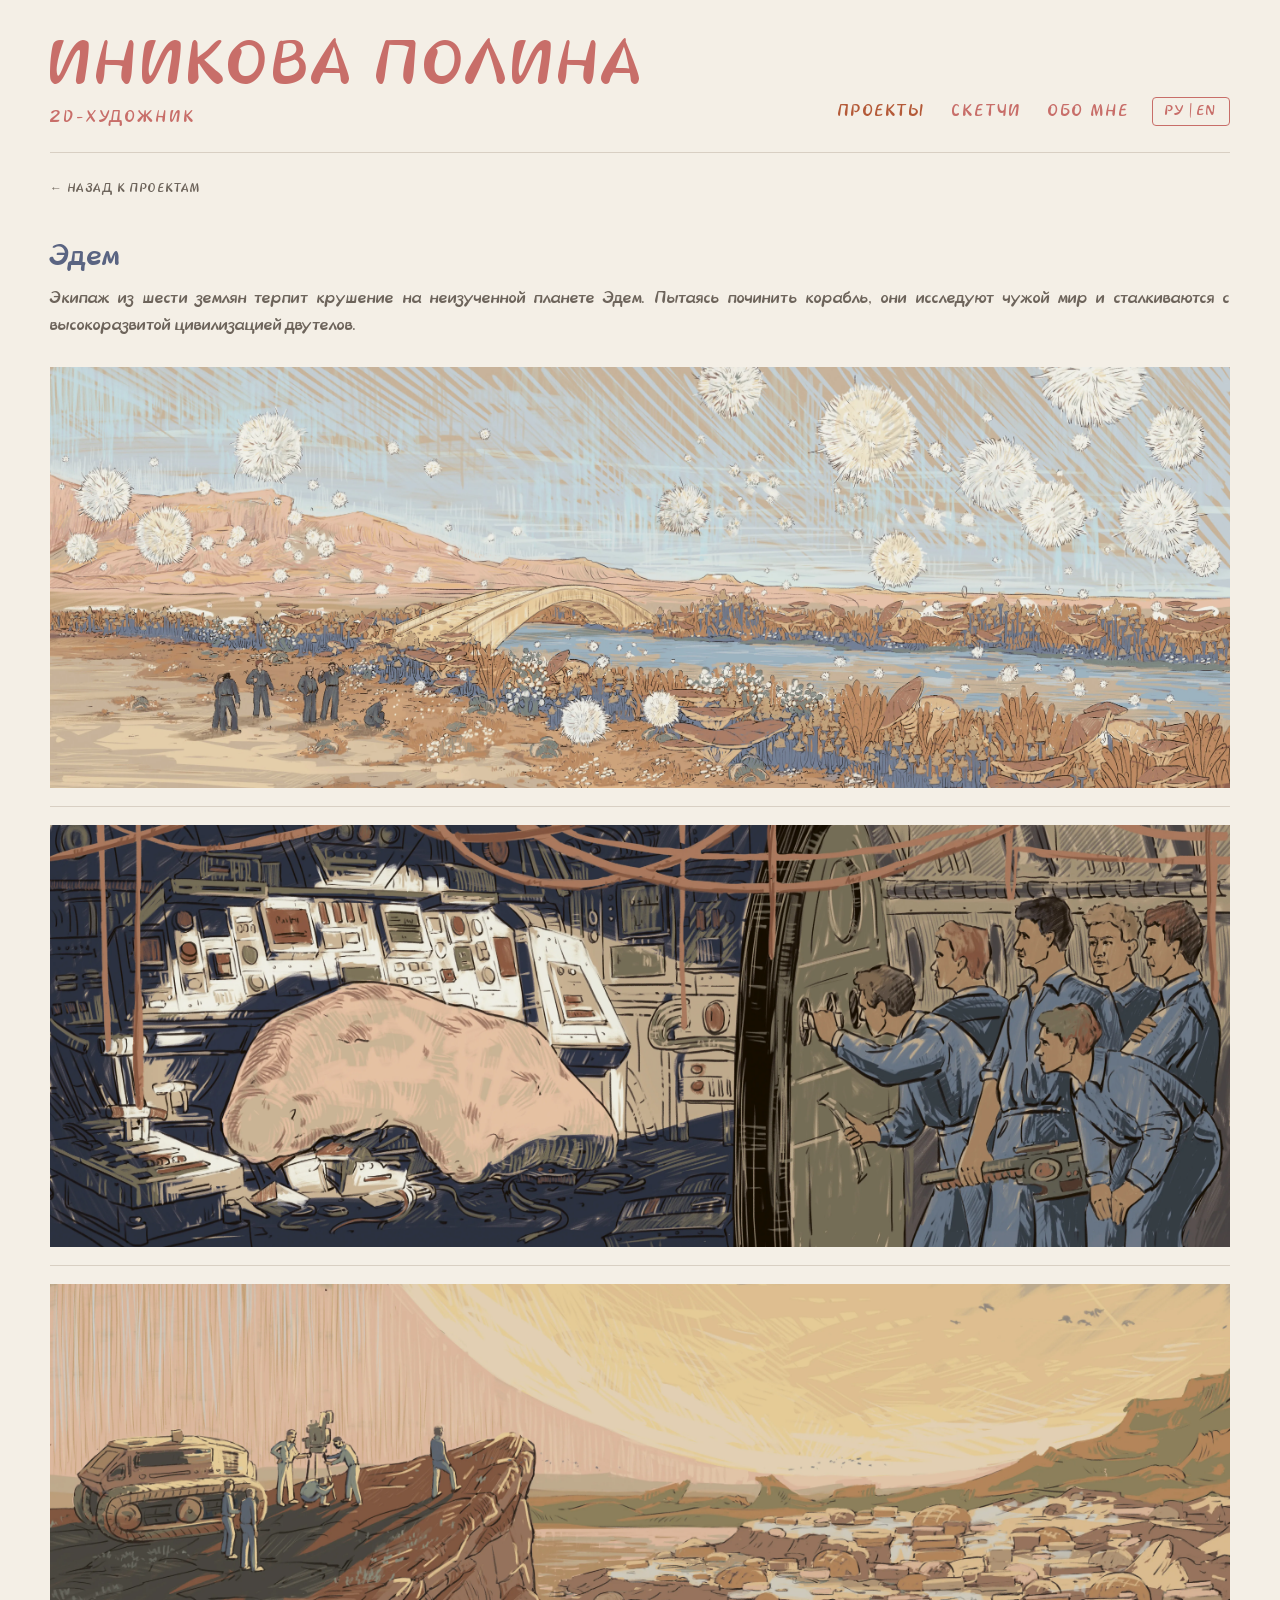
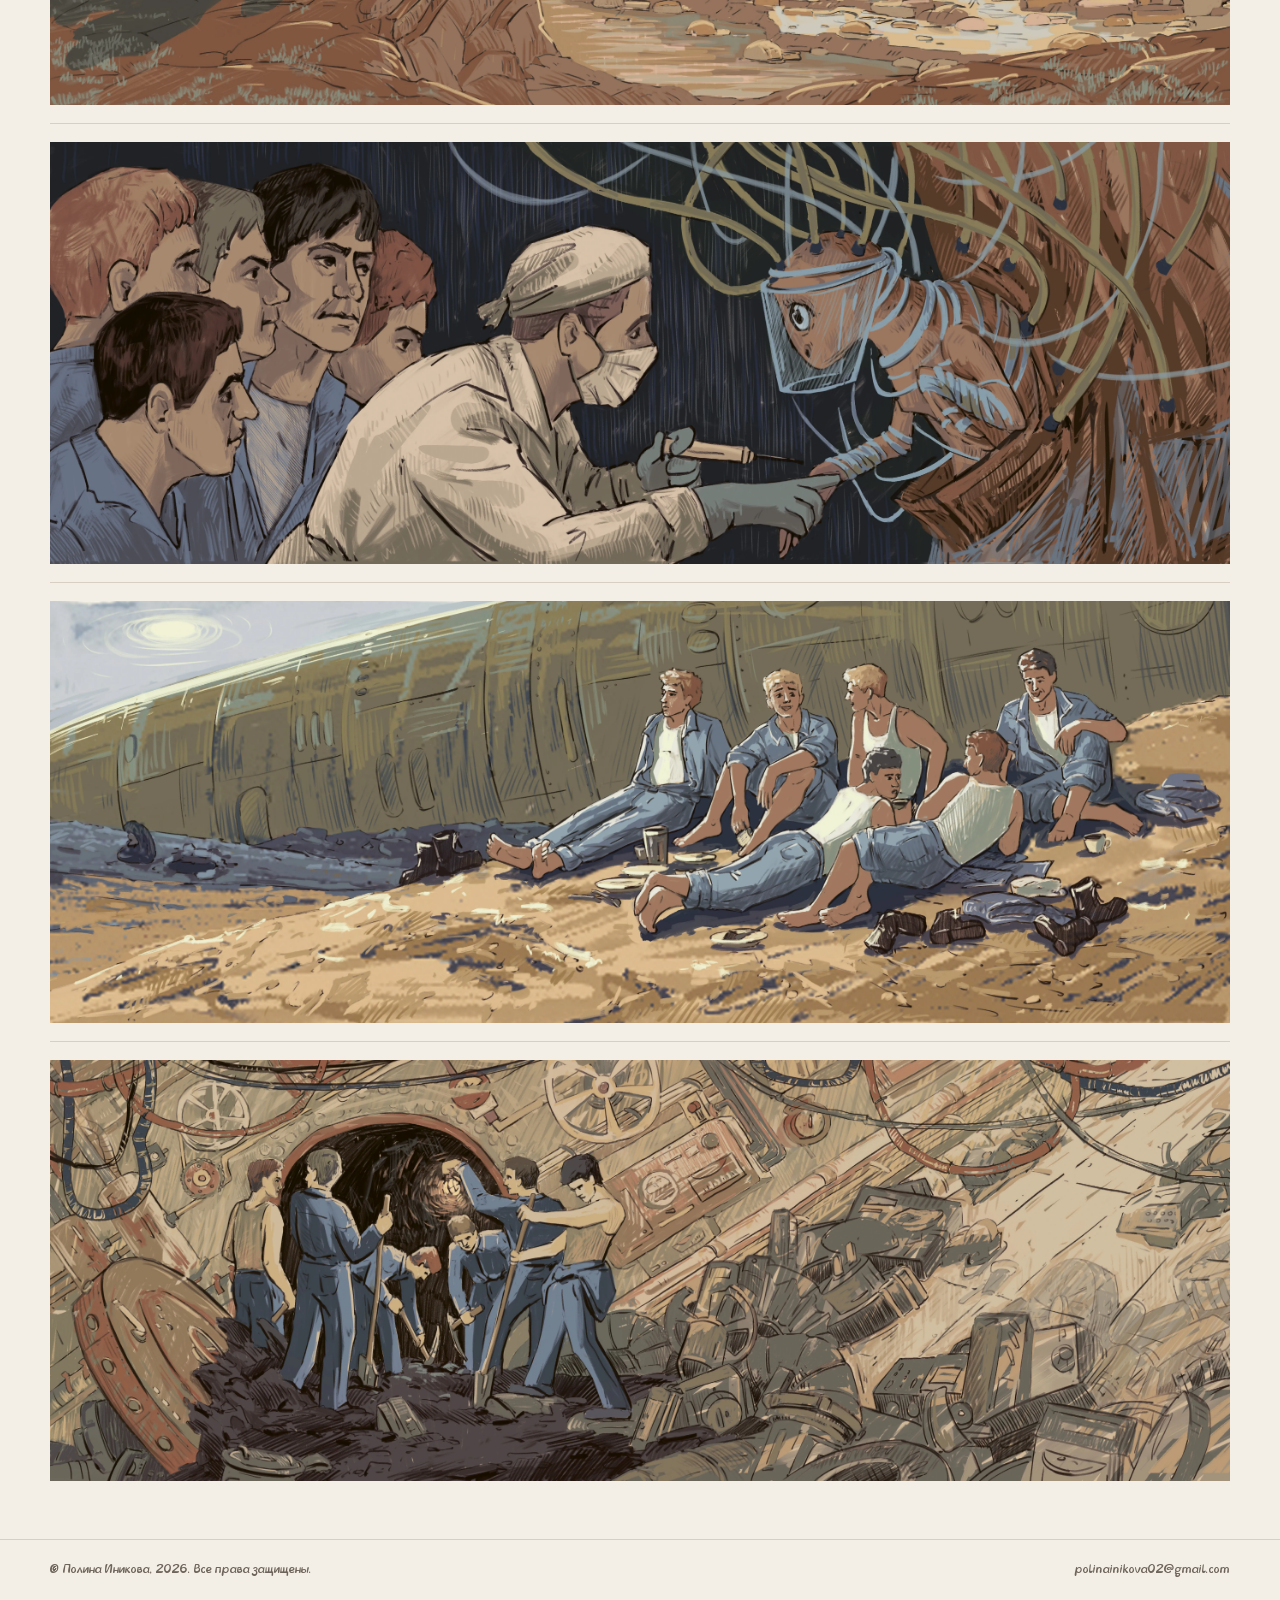
<file: projects/eden.html>
<!DOCTYPE html>
<html lang="ru">
<head>
  <meta charset="utf-8">
  <meta name="viewport" content="width=device-width, initial-scale=1">
  <title data-i18n-title="title.eden">Эдем — Иникова Полина</title>
  <link rel="stylesheet" href="../css/site.css">
</head>
<body>
  <div class="wrap">
    <header class="site">
      <a class="brand" href="../index.html"><span data-i18n="brand.name">Иникова Полина</span>
        <small data-i18n="brand.subtitle">2D-художник</small>
      </a>
      <div class="head-right">
        <nav>
          <a href="../index.html" aria-current="page"><span data-i18n="nav.projects">Проекты</span></a>
          <a href="../sketches.html"><span data-i18n="nav.sketches">Скетчи</span></a>
          <a href="../about.html"><span data-i18n="nav.about">Обо мне</span></a>
        </nav>
        <button type="button" class="lang-btn" data-lang="en" aria-label="Switch language">
          РУ | EN
        </button>
      </div>
    </header>
    <a class="back" href="../index.html" data-i18n="back.projects">← Назад к проектам</a>
    <h1 class="page-title" data-i18n="eden-title">Эдем</h1>
    <p class="lede" data-i18n="desc.Eden">Экипаж из шести землян терпит крушение на неизученной планете Эдем. Пытаясь починить корабль, они исследуют чужой мир и сталкиваются с высокоразвитой цивилизацией двутелов.</p>
    <div class="rows">
<div class="row" data-row="1"><div class="main-zone"><a class="cell"><img src="../portfolio_webp/Eden/1.webp" alt="1.jpg"></a></div></div>
<div class="row" data-row="2"><div class="main-zone"><a class="cell"><img src="../portfolio_webp/Eden/2.webp" alt="2.jpg"></a></div></div>
<div class="row" data-row="3"><div class="main-zone"><a class="cell"><img src="../portfolio_webp/Eden/3.webp" alt="3.jpg"></a></div></div>
<div class="row" data-row="4"><div class="main-zone"><a class="cell"><img src="../portfolio_webp/Eden/4.webp" alt="4.jpg"></a></div></div>
<div class="row" data-row="5"><div class="main-zone"><a class="cell"><img src="../portfolio_webp/Eden/5.webp" alt="5.jpg"></a></div></div>
<div class="row" data-row="6"><div class="main-zone"><a class="cell"><img src="../portfolio_webp/Eden/6.webp" alt="6.jpg"></a></div></div>
      </div>
  </div>
  <footer class="site">
    <div class="wrap">
      <span data-i18n="footer.rights">© Полина Иникова, 2026. Все права защищены.</span>
<a href="mailto:polinainikova02@gmail.com">polinainikova02@gmail.com</a>
    </div>
  </footer>
  <script src="../js/site.js"></script>
  <script src="../js/i18n.js"></script>
  <script src="../js/site.js"></script>
</body>
</html>
</file>
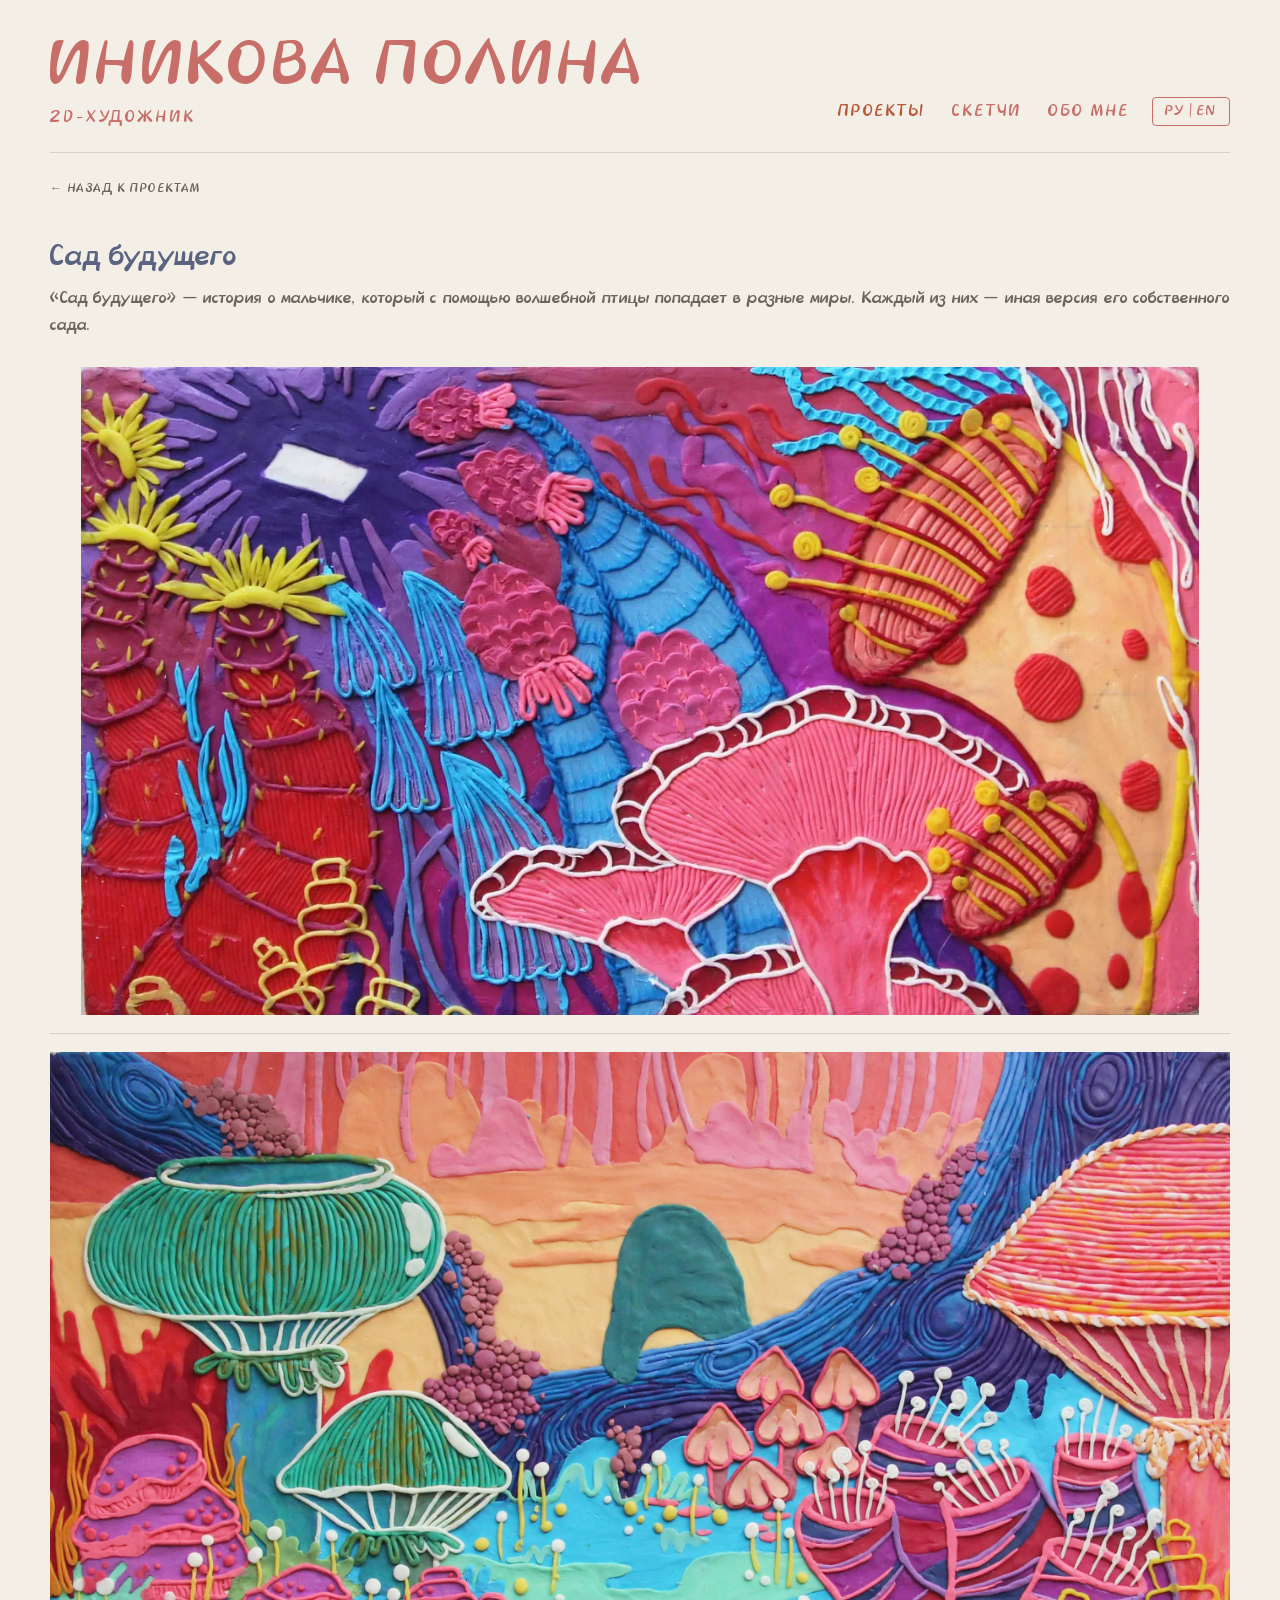
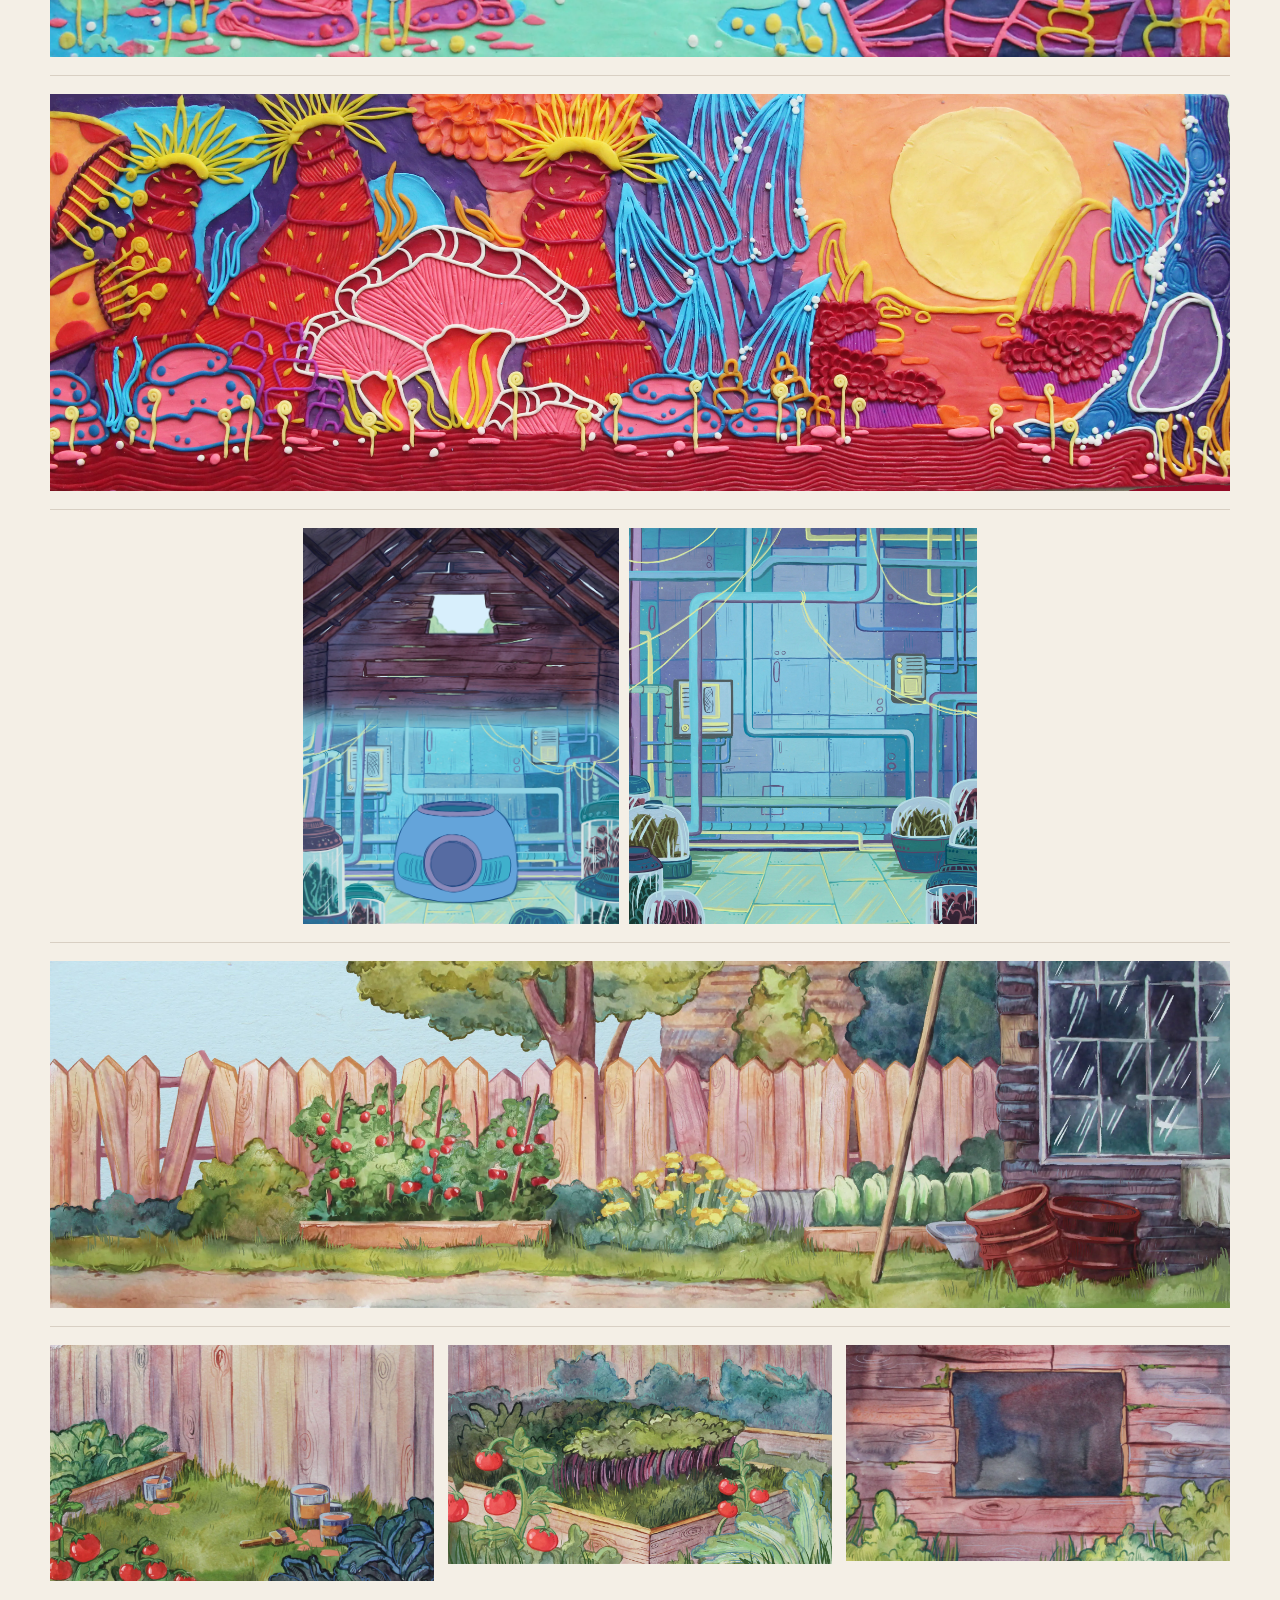
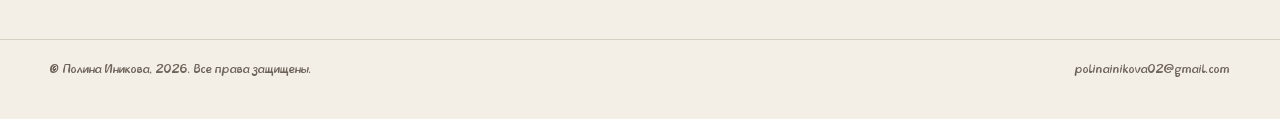
<file: projects/garden-of-the-future.html>
<!DOCTYPE html>
<html lang="ru">
<head>
  <meta charset="utf-8">
  <meta name="viewport" content="width=device-width, initial-scale=1">
  <title data-i18n-title="title.garden-of-the-future">Сад будущего — Иникова Полина</title>
  <link rel="stylesheet" href="../css/site.css">
</head>
<body>
  <div class="wrap">
    <header class="site">
      <a class="brand" href="../index.html"><span data-i18n="brand.name">Иникова Полина</span>
        <small data-i18n="brand.subtitle">2D-художник</small>
      </a>
      <div class="head-right">
        <nav>
          <a href="../index.html" aria-current="page"><span data-i18n="nav.projects">Проекты</span></a>
          <a href="../sketches.html"><span data-i18n="nav.sketches">Скетчи</span></a>
          <a href="../about.html"><span data-i18n="nav.about">Обо мне</span></a>
        </nav>
        <button type="button" class="lang-btn" data-lang="en" aria-label="Switch language">
          РУ | EN
        </button>
      </div>
    </header>
    <a class="back" href="../index.html" data-i18n="back.projects">← Назад к проектам</a>
    <h1 class="page-title" data-i18n="garden-of-the-future-title">Сад будущего</h1>
    <p class="lede" data-i18n="desc.The-Garden-of-the-Future">«Сад будущего» — история о мальчике, который с помощью волшебной птицы попадает в разные миры. Каждый из них — иная версия его собственного сада.</p>
    <div class="rows">
<div class="row"><div class="main-zone"><a class="cell"><img src="../portfolio_webp/The-Garden-of-the-Future/1.webp" alt="1.jpg"></a></div></div>
<div class="row"><div class="main-zone"><a class="cell"><img src="../portfolio_webp/The-Garden-of-the-Future/2.webp" alt="2.jpg"></a></div></div>
<div class="row"><div class="main-zone"><a class="cell"><img src="../portfolio_webp/The-Garden-of-the-Future/3.webp" alt="3.jpg"></a></div></div>
<div class="row"><div class="main-zone" data-fit="hw"><a class="cell"><img src="../portfolio_webp/The-Garden-of-the-Future/4_1.webp" alt="4_1.jpg"></a><a class="cell"><img src="../portfolio_webp/The-Garden-of-the-Future/4_2.webp" alt="4_2.jpg"></a></div></div>
<div class="row"><div class="main-zone"><a class="cell"><img src="../portfolio_webp/The-Garden-of-the-Future/5.webp" alt="5.jpg"></a></div></div>
<div class="row"><div class="main-zone"><a class="cell"><img src="../portfolio_webp/The-Garden-of-the-Future/6_1.webp" alt="6_1.jpg"></a></div><div class="main-zone"><a class="cell"><img src="../portfolio_webp/The-Garden-of-the-Future/6_2.webp" alt="6_2.jpg"></a></div><div class="main-zone"><a class="cell"><img src="../portfolio_webp/The-Garden-of-the-Future/6_3.webp" alt="6_3.jpg"></a></div></div>
      </div>
  </div>
  <footer class="site">
    <div class="wrap">
      <span data-i18n="footer.rights">© Полина Иникова, 2026. Все права защищены.</span>
<a href="mailto:polinainikova02@gmail.com">polinainikova02@gmail.com</a>
    </div>
  </footer>
  <script src="../js/site.js"></script>
  <script src="../js/i18n.js"></script>
  <script src="../js/site.js"></script>
</body>
</html>
</file>
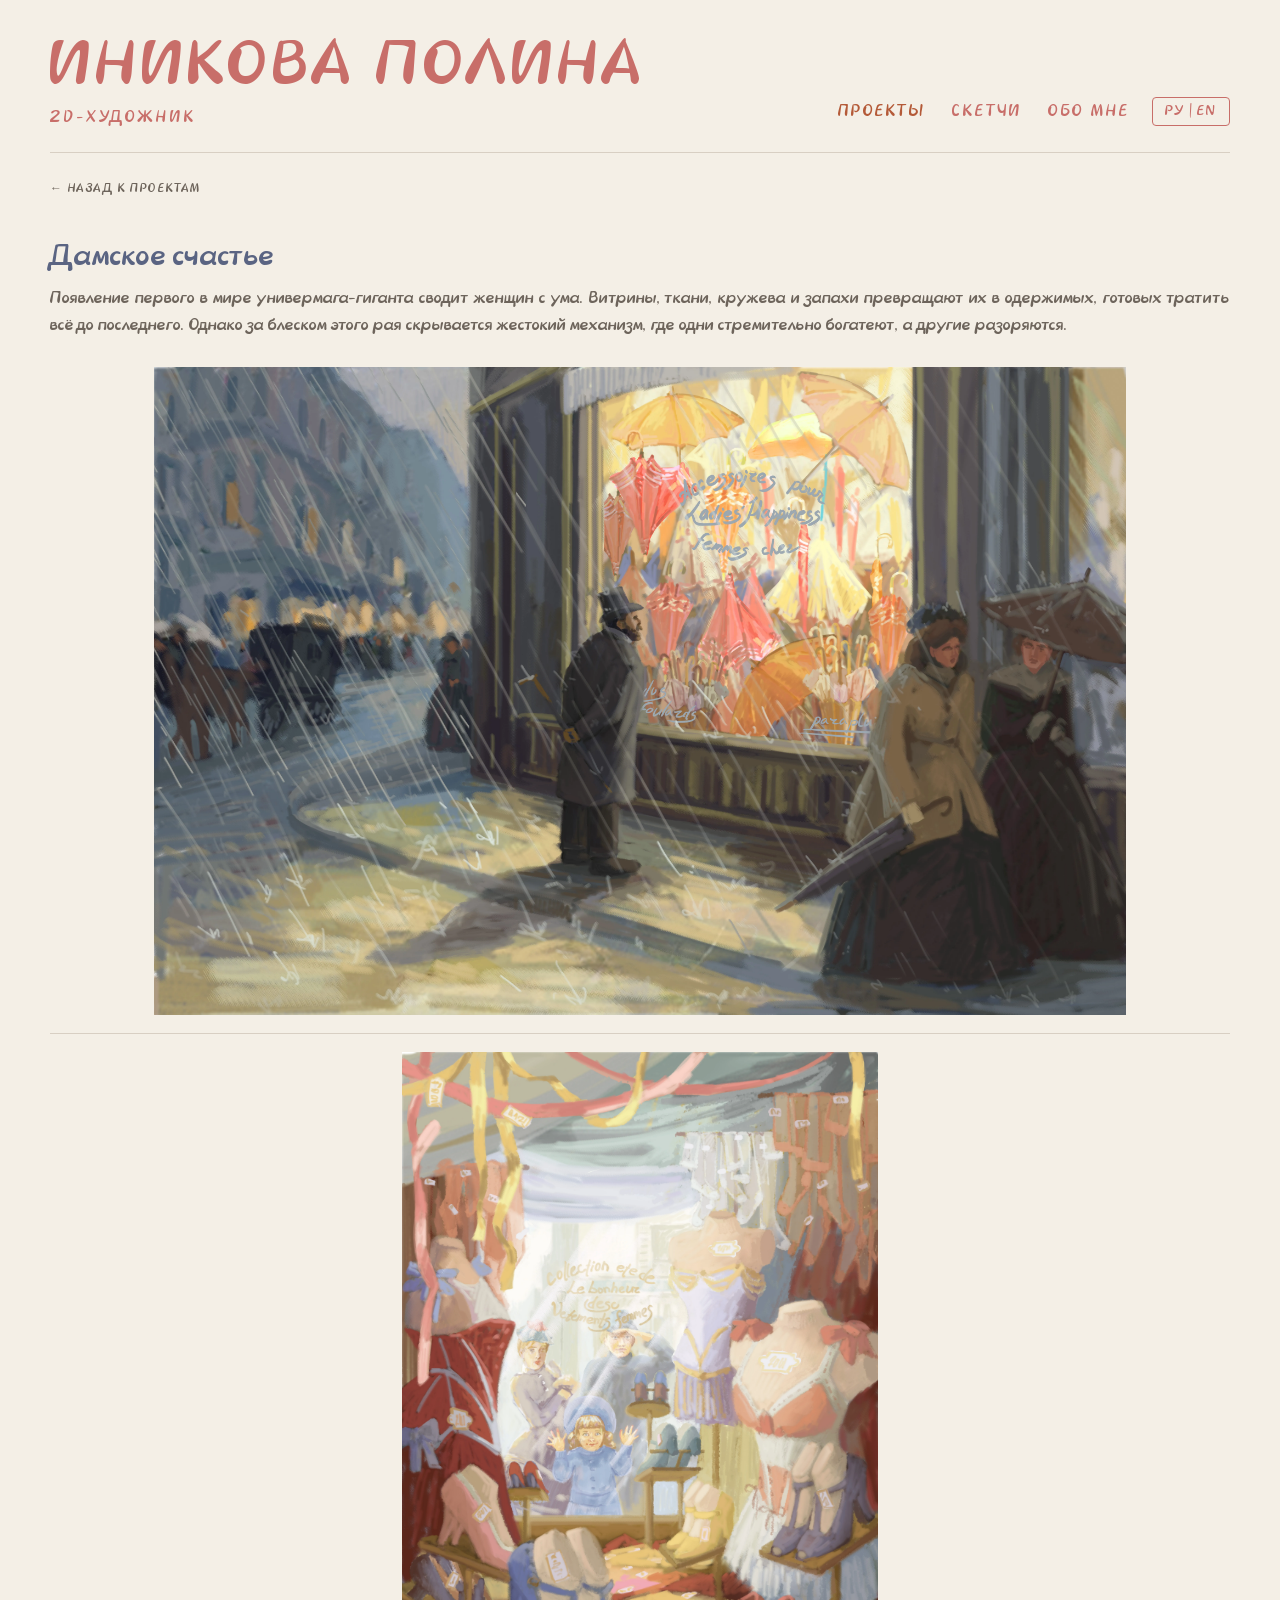
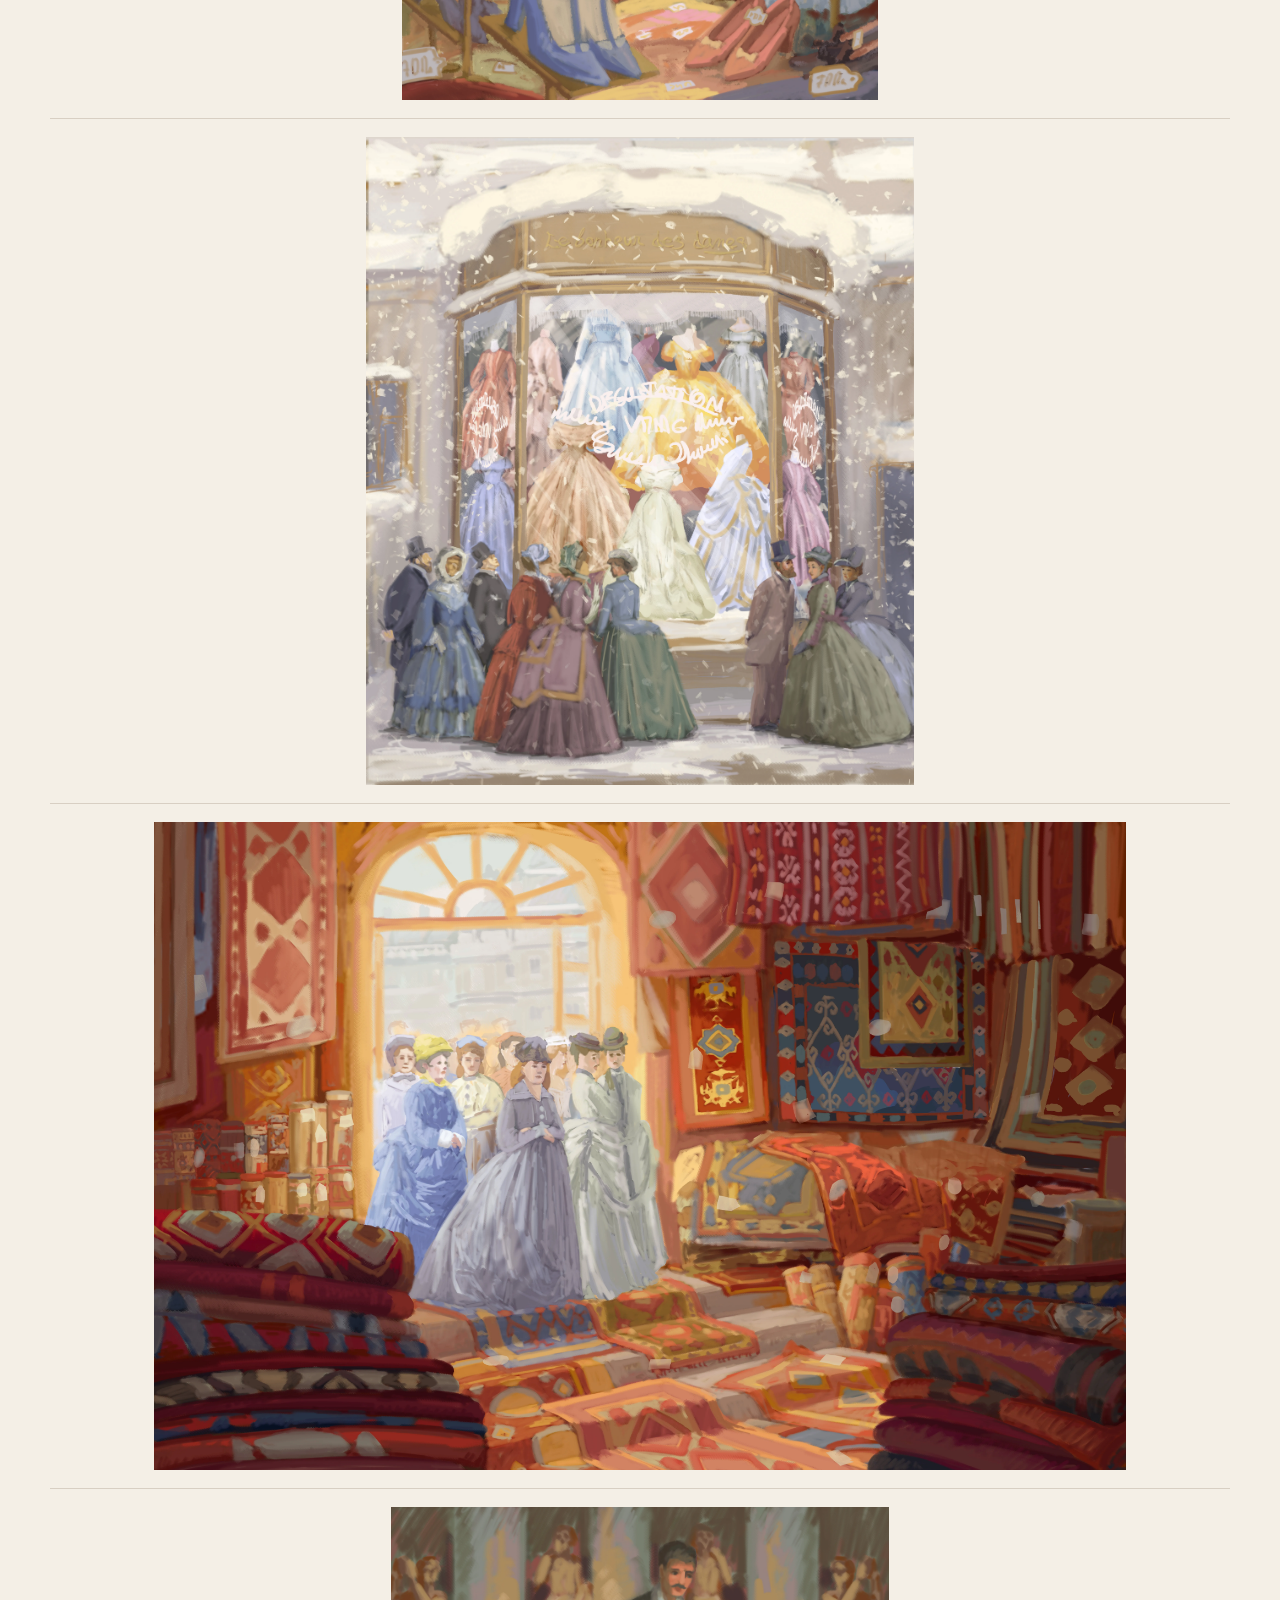
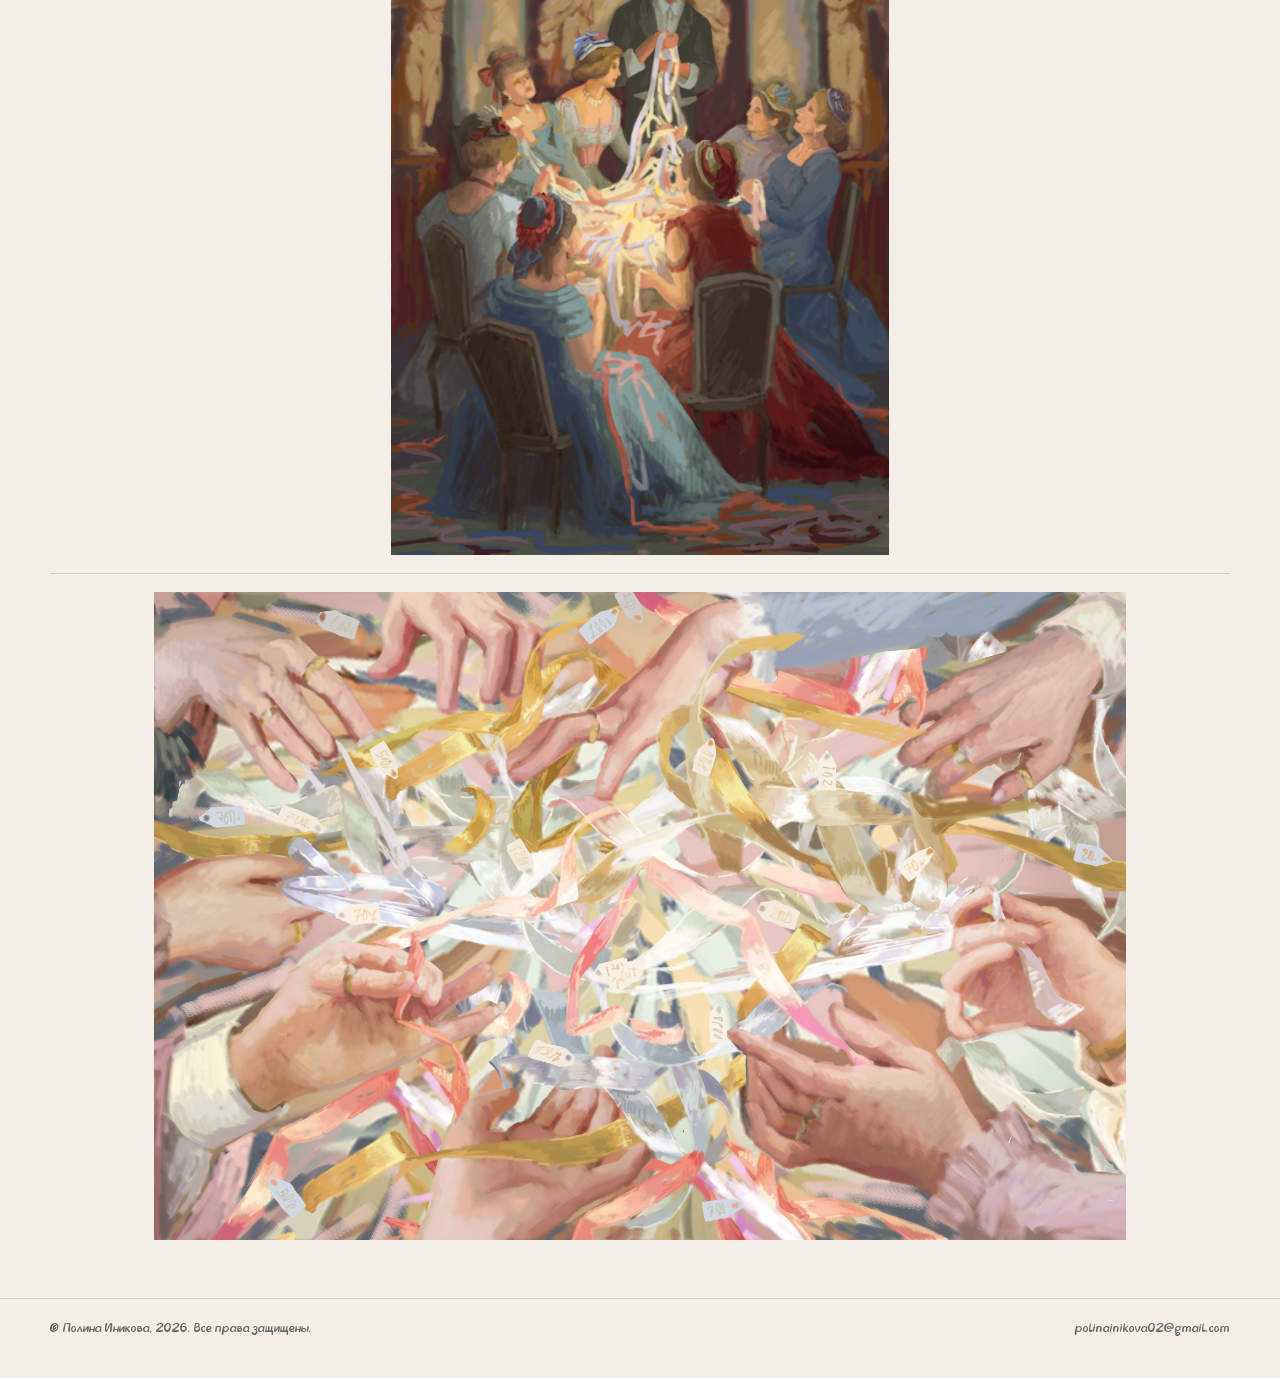
<file: projects/ladies-happiness.html>
<!DOCTYPE html>
<html lang="ru">
<head>
  <meta charset="utf-8">
  <meta name="viewport" content="width=device-width, initial-scale=1">
  <title data-i18n-title="title.ladies-happiness">Дамское счастье — Иникова Полина</title>
  <link rel="stylesheet" href="../css/site.css">
</head>
<body>
  <div class="wrap">
    <header class="site">
      <a class="brand" href="../index.html"><span data-i18n="brand.name">Иникова Полина</span>
        <small data-i18n="brand.subtitle">2D-художник</small>
      </a>
      <div class="head-right">
        <nav>
          <a href="../index.html" aria-current="page"><span data-i18n="nav.projects">Проекты</span></a>
          <a href="../sketches.html"><span data-i18n="nav.sketches">Скетчи</span></a>
          <a href="../about.html"><span data-i18n="nav.about">Обо мне</span></a>
        </nav>
        <button type="button" class="lang-btn" data-lang="en" aria-label="Switch language">
          РУ | EN
        </button>
      </div>
    </header>
    <a class="back" href="../index.html" data-i18n="back.projects">← Назад к проектам</a>
    <h1 class="page-title" data-i18n="ladies-happiness-title">Дамское счастье</h1>
    <p class="lede" data-i18n="desc.The-Ladies-Delight">Появление первого в мире универмага-гиганта сводит женщин с ума. Витрины, ткани, кружева и запахи превращают их в одержимых, готовых тратить всё до последнего. Однако за блеском этого рая скрывается жестокий механизм, где одни стремительно богатеют, а другие разоряются.</p>
    <div class="rows">
<div class="row" data-row="1"><div class="main-zone"><a class="cell"><img src="../portfolio_webp/The-Ladies-Delight/1.webp" alt="1.jpg"></a></div></div>
<div class="row" data-row="2"><div class="main-zone"><a class="cell"><img src="../portfolio_webp/The-Ladies-Delight/2.webp" alt="2.jpg"></a></div></div>
<div class="row" data-row="3"><div class="main-zone"><a class="cell"><img src="../portfolio_webp/The-Ladies-Delight/3.webp" alt="3.jpg"></a></div></div>
<div class="row" data-row="4"><div class="main-zone"><a class="cell"><img src="../portfolio_webp/The-Ladies-Delight/4.webp" alt="4.jpg"></a></div></div>
<div class="row" data-row="5"><div class="main-zone"><a class="cell"><img src="../portfolio_webp/The-Ladies-Delight/5.webp" alt="5.jpg"></a></div></div>
<div class="row" data-row="6"><div class="main-zone"><a class="cell"><img src="../portfolio_webp/The-Ladies-Delight/6.webp" alt="6.jpg"></a></div></div>
      </div>
  </div>
  <footer class="site">
    <div class="wrap">
      <span data-i18n="footer.rights">© Полина Иникова, 2026. Все права защищены.</span>
<a href="mailto:polinainikova02@gmail.com">polinainikova02@gmail.com</a>
    </div>
  </footer>
  <script src="../js/site.js"></script>
  <script src="../js/i18n.js"></script>
  <script src="../js/site.js"></script>
</body>
</html>
</file>
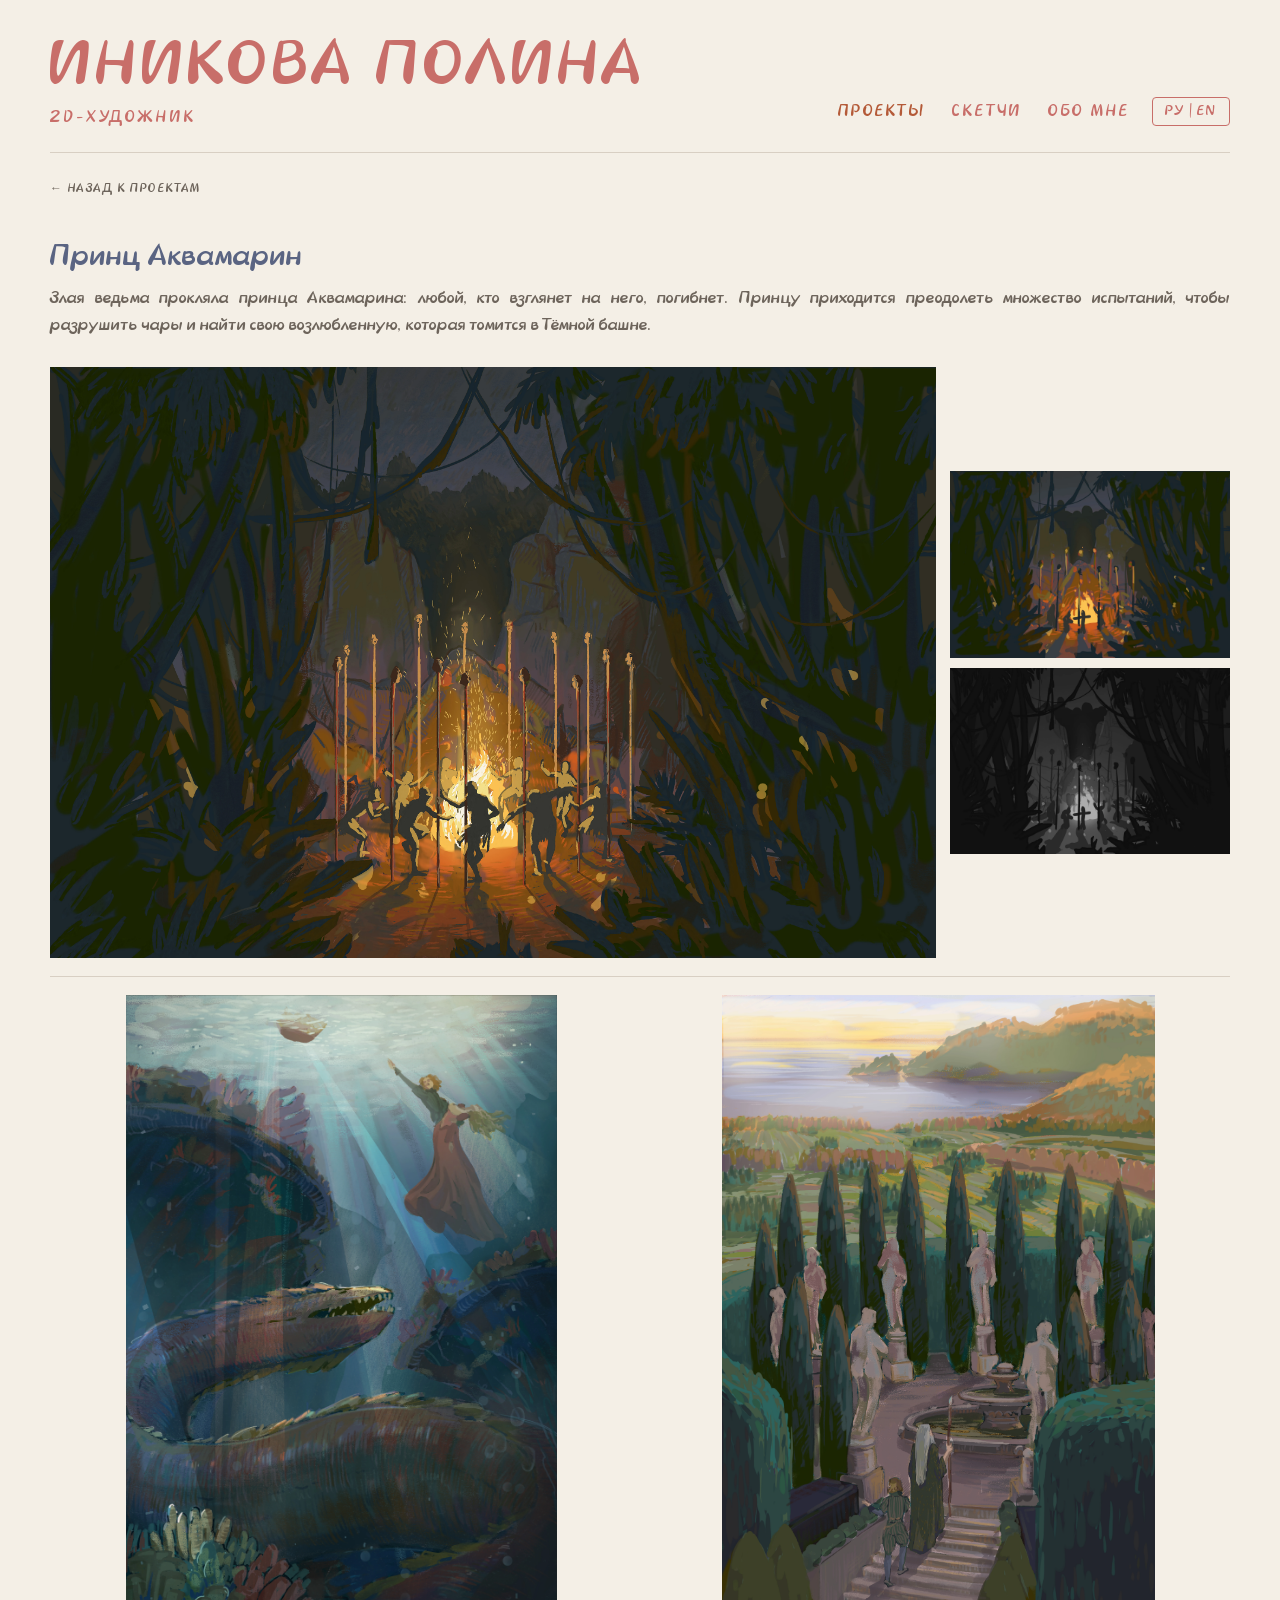
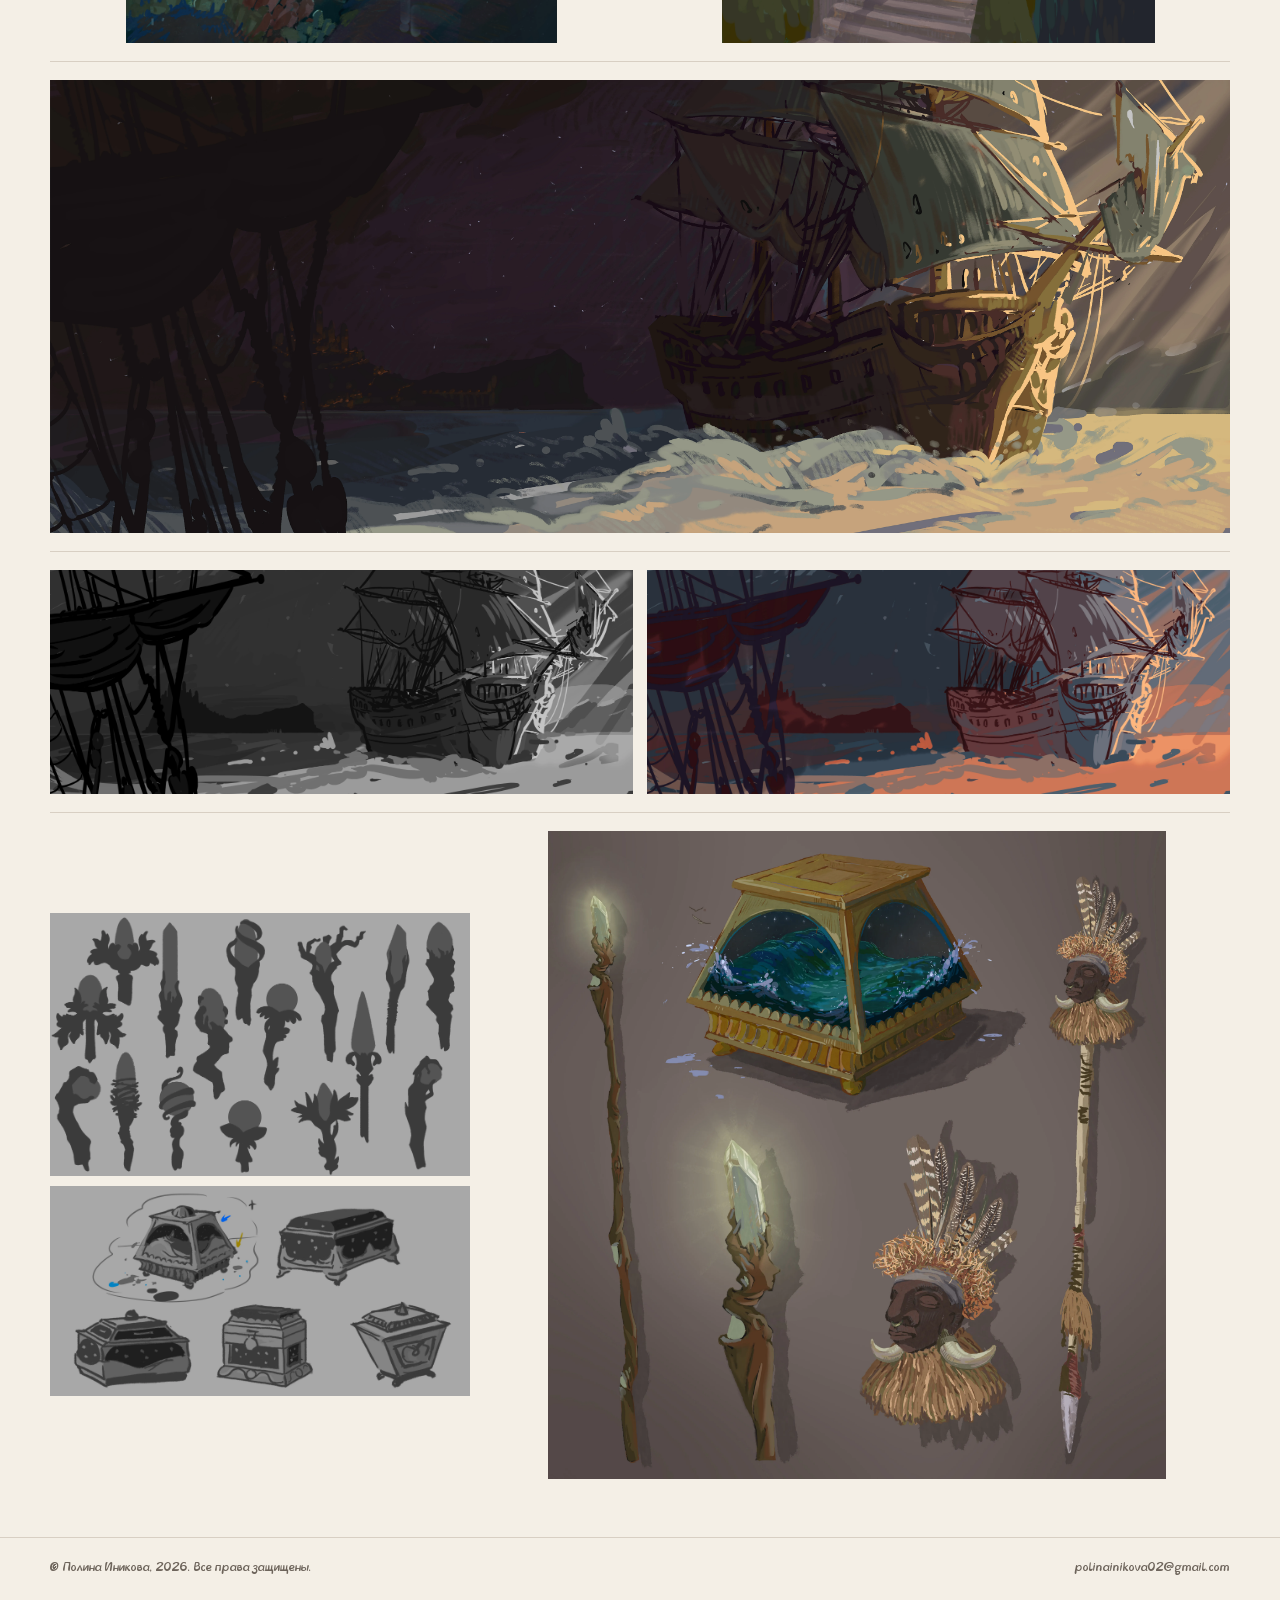
<file: projects/prince-aquamarine.html>
<!DOCTYPE html>
<html lang="ru">
<head>
  <meta charset="utf-8">
  <meta name="viewport" content="width=device-width, initial-scale=1">
  <title data-i18n-title="title.prince-aquamarine">Принц Аквамарин — Иникова Полина</title>
  <link rel="stylesheet" href="../css/site.css">
</head>
<body>
  <div class="wrap">
    <header class="site">
      <a class="brand" href="../index.html"><span data-i18n="brand.name">Иникова Полина</span>
        <small data-i18n="brand.subtitle">2D-художник</small>
      </a>
      <div class="head-right">
        <nav>
          <a href="../index.html" aria-current="page"><span data-i18n="nav.projects">Проекты</span></a>
          <a href="../sketches.html"><span data-i18n="nav.sketches">Скетчи</span></a>
          <a href="../about.html"><span data-i18n="nav.about">Обо мне</span></a>
        </nav>
        <button type="button" class="lang-btn" data-lang="en" aria-label="Switch language">
          РУ | EN
        </button>
      </div>
    </header>
    <a class="back" href="../index.html" data-i18n="back.projects">← Назад к проектам</a>
    <h1 class="page-title" data-i18n="prince-aquamarine-title">Принц Аквамарин</h1>
    <p class="lede" data-i18n="desc.Le-Prince-des-Aigues-Marines">Злая ведьма прокляла принца Аквамарина: любой, кто взглянет на него, погибнет. Принцу приходится преодолеть множество испытаний, чтобы разрушить чары и найти свою возлюбленную, которая томится в Тёмной башне.</p>
    <div class="rows">
<div class="row"><div class="main-zone"><a class="cell"><img src="../portfolio_webp/Le-Prince-des-Aigues-Marines/1.webp" alt="1.jpg"></a></div><div class="col" data-side="r"><a class="cell"><img src="../portfolio_webp/Le-Prince-des-Aigues-Marines/1_r1.webp" alt="1_r1.jpg"></a><a class="cell"><img src="../portfolio_webp/Le-Prince-des-Aigues-Marines/1_r2.webp" alt="1_r2.jpg"></a></div></div>
<div class="row"><div class="main-zone"><a class="cell"><img src="../portfolio_webp/Le-Prince-des-Aigues-Marines/2_1.webp" alt="2_1.jpg"></a></div><div class="main-zone"><a class="cell"><img src="../portfolio_webp/Le-Prince-des-Aigues-Marines/2_2.webp" alt="2_2.jpg"></a></div></div>
<div class="row"><div class="main-zone"><a class="cell"><img src="../portfolio_webp/Le-Prince-des-Aigues-Marines/3.webp" alt="3.jpg"></a></div></div>
<div class="row"><div class="main-zone"><a class="cell"><img src="../portfolio_webp/Le-Prince-des-Aigues-Marines/4_1.webp" alt="4_1.jpg"></a></div><div class="main-zone"><a class="cell"><img src="../portfolio_webp/Le-Prince-des-Aigues-Marines/4_2.webp" alt="4_2.jpg"></a></div></div>
<div class="row"><div class="col" data-side="l"><a class="cell"><img src="../portfolio_webp/Le-Prince-des-Aigues-Marines/5_l1.webp" alt="5_l1.jpg"></a><a class="cell"><img src="../portfolio_webp/Le-Prince-des-Aigues-Marines/5_l2.webp" alt="5_l2.jpg"></a></div><div class="main-zone"><a class="cell"><img src="../portfolio_webp/Le-Prince-des-Aigues-Marines/5.webp" alt="5.jpg"></a></div></div>
      </div>
  </div>
  <footer class="site">
    <div class="wrap">
      <span data-i18n="footer.rights">© Полина Иникова, 2026. Все права защищены.</span>
<a href="mailto:polinainikova02@gmail.com">polinainikova02@gmail.com</a>
    </div>
  </footer>
  <script src="../js/site.js"></script>
  <script src="../js/i18n.js"></script>
  <script src="../js/site.js"></script>
</body>
</html>
</file>
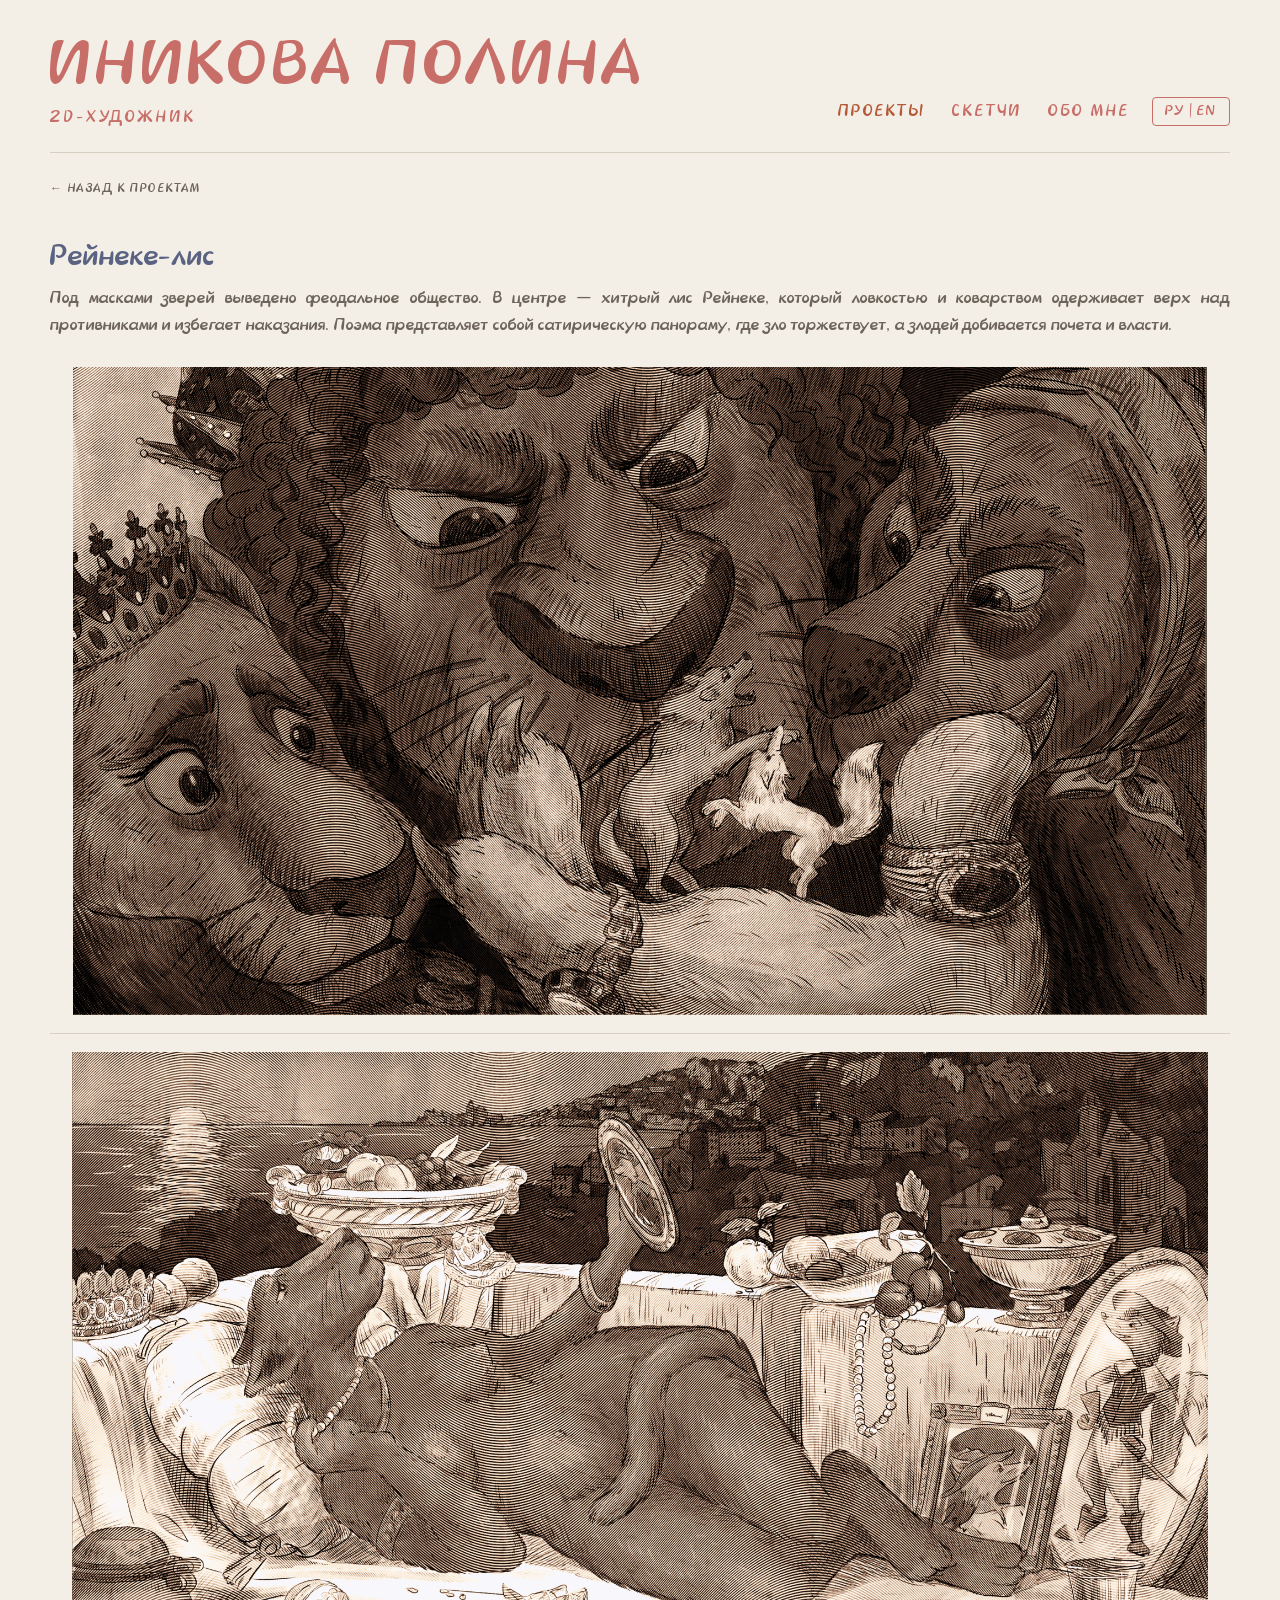
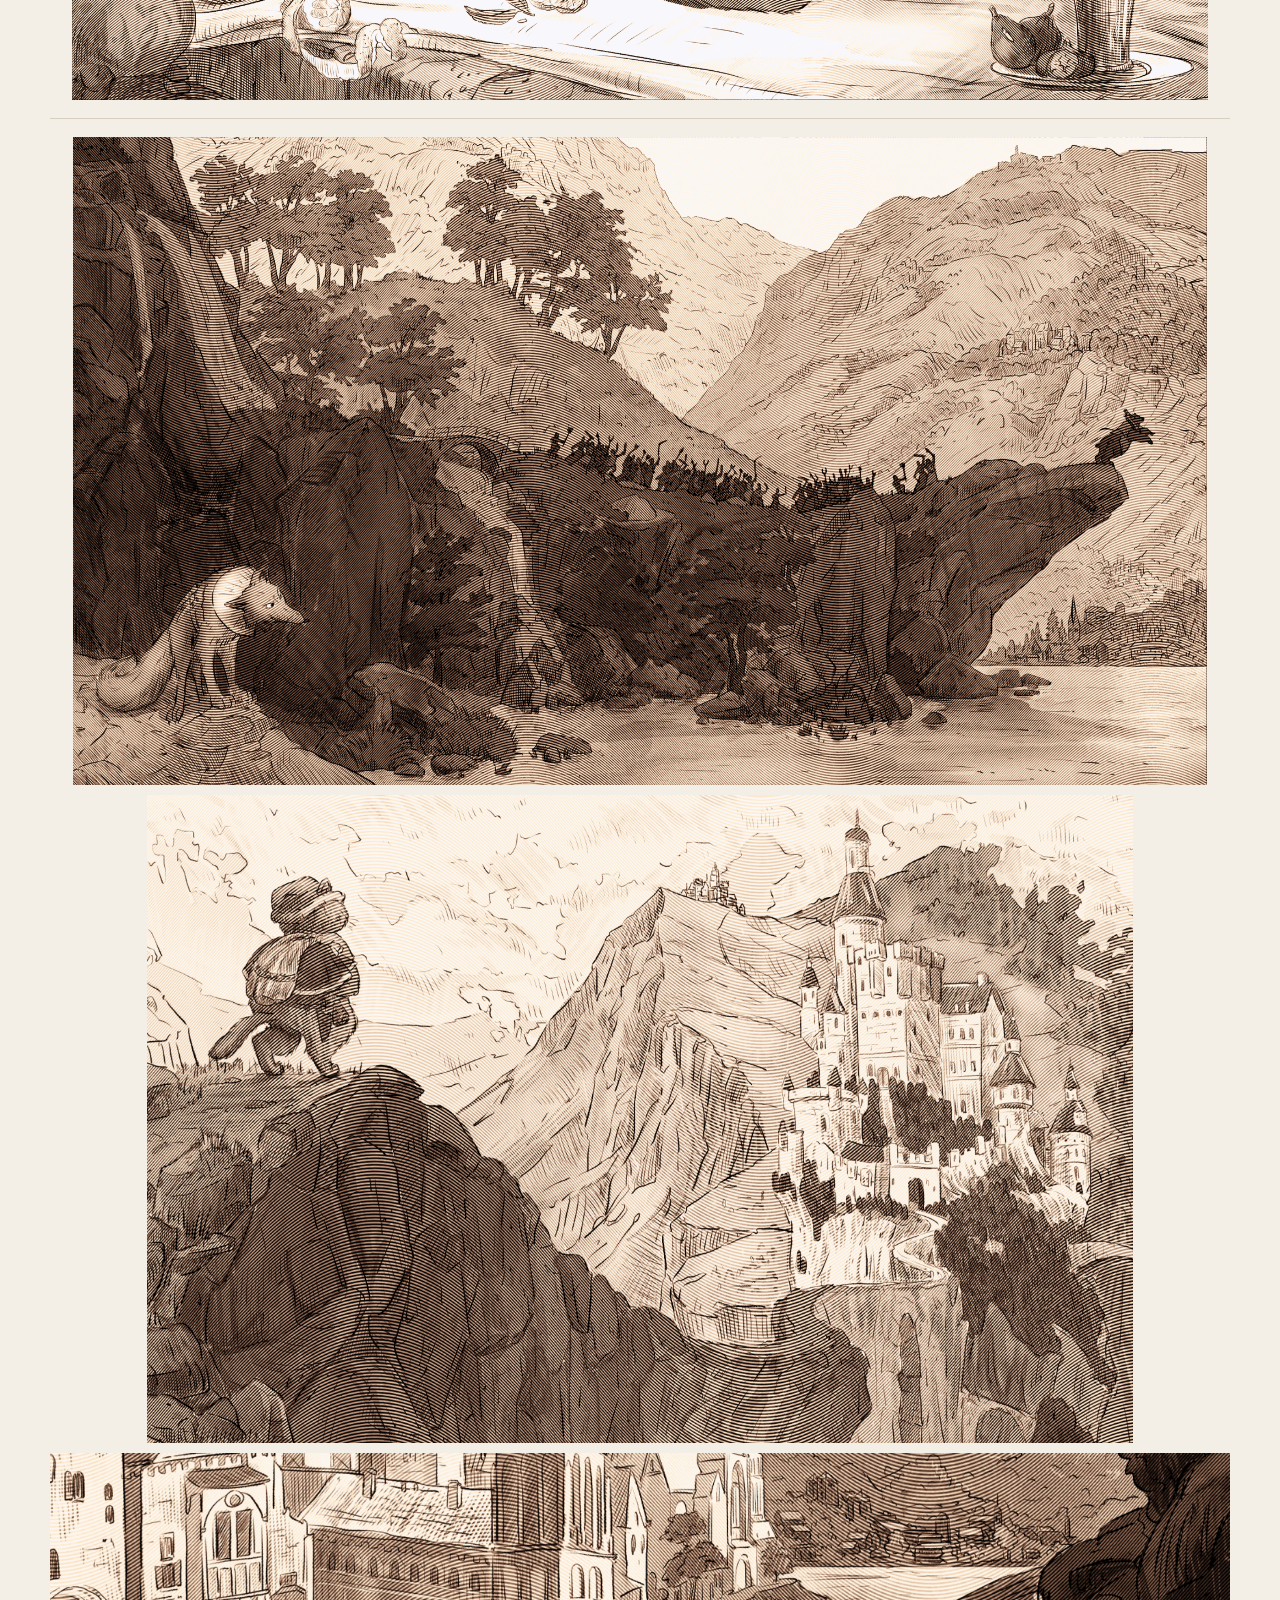
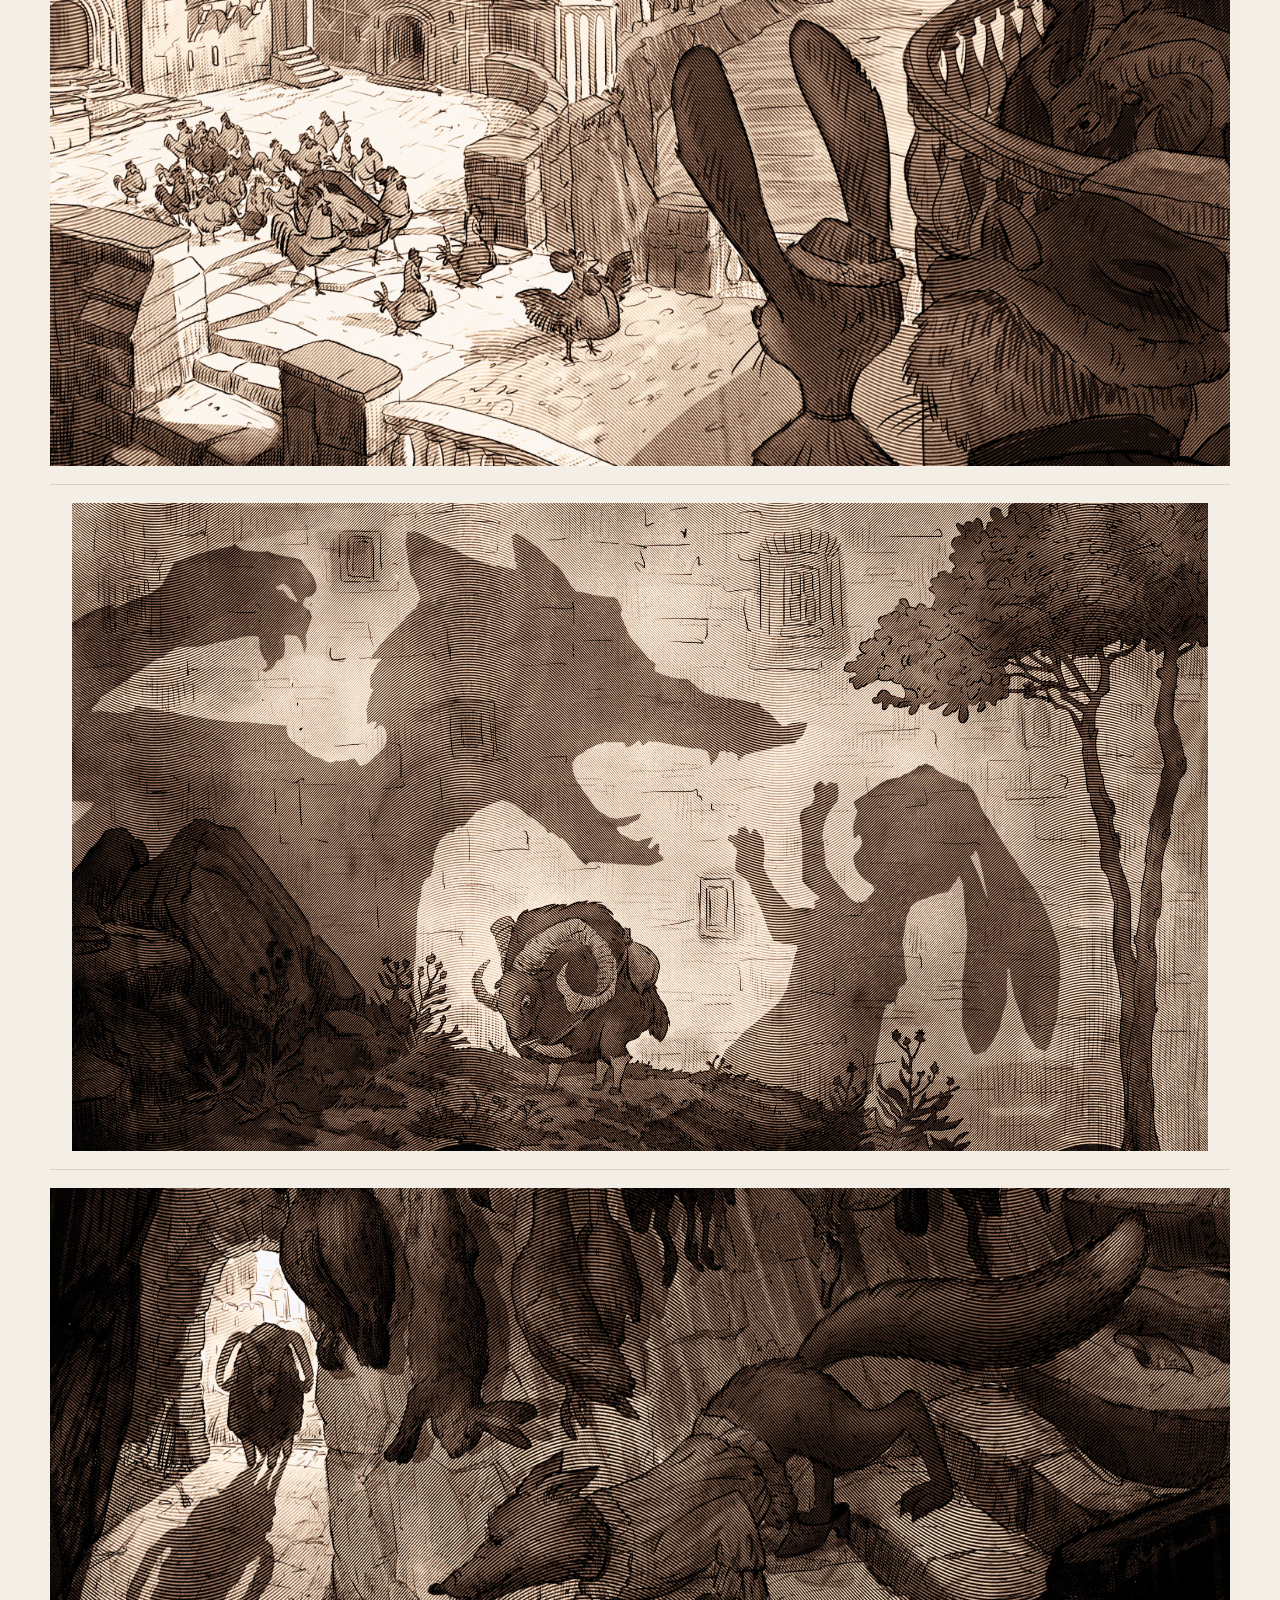
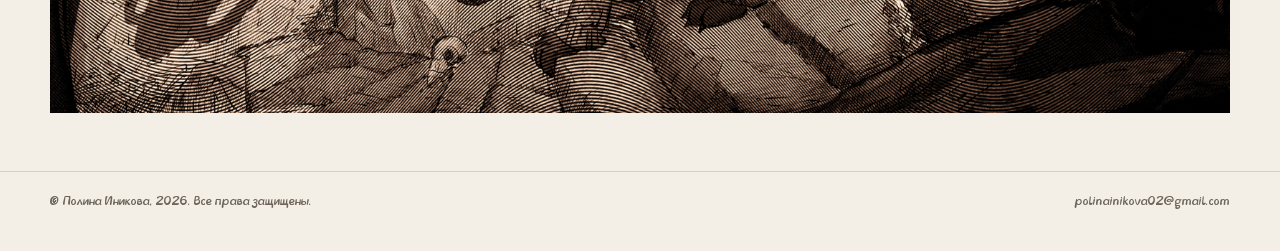
<file: projects/reyneke-fox.html>
<!DOCTYPE html>
<html lang="ru">
<head>
  <meta charset="utf-8">
  <meta name="viewport" content="width=device-width, initial-scale=1">
  <title data-i18n-title="title.reyneke-fox">Рейнеке-лис — Иникова Полина</title>
  <link rel="stylesheet" href="../css/site.css">
</head>
<body>
  <div class="wrap">
    <header class="site">
      <a class="brand" href="../index.html"><span data-i18n="brand.name">Иникова Полина</span>
        <small data-i18n="brand.subtitle">2D-художник</small>
      </a>
      <div class="head-right">
        <nav>
          <a href="../index.html" aria-current="page"><span data-i18n="nav.projects">Проекты</span></a>
          <a href="../sketches.html"><span data-i18n="nav.sketches">Скетчи</span></a>
          <a href="../about.html"><span data-i18n="nav.about">Обо мне</span></a>
        </nav>
        <button type="button" class="lang-btn" data-lang="en" aria-label="Switch language">
          РУ | EN
        </button>
      </div>
    </header>
    <a class="back" href="../index.html" data-i18n="back.projects">← Назад к проектам</a>
    <h1 class="page-title" data-i18n="reyneke-fox-title">Рейнеке-лис</h1>
    <p class="lede" data-i18n="desc.Reineke-Fuchs">Под масками зверей выведено феодальное общество. В центре — хитрый лис Рейнеке, который ловкостью и коварством одерживает верх над противниками и избегает наказания. Поэма представляет собой сатирическую панораму, где зло торжествует, а злодей добивается почета и власти.</p>
    <div class="rows">
<div class="row" data-row="1"><div class="main-zone"><a class="cell"><img src="../portfolio_webp/Reineke-Fuchs/1.webp" alt="1.jpg"></a></div></div>
<div class="row" data-row="2"><div class="main-zone"><a class="cell"><img src="../portfolio_webp/Reineke-Fuchs/2.webp" alt="2.jpg"></a></div></div>
<div class="row" data-row="3"><div class="main-zone"><a class="cell"><img src="../portfolio_webp/Reineke-Fuchs/3.webp" alt="3.jpg"></a><a class="cell"><img src="../portfolio_webp/Reineke-Fuchs/3_1.webp" alt="3_1.jpg"></a><a class="cell"><img src="../portfolio_webp/Reineke-Fuchs/3_2.webp" alt="3_2.jpg"></a></div></div>
<div class="row" data-row="4"><div class="main-zone"><a class="cell"><img src="../portfolio_webp/Reineke-Fuchs/4.webp" alt="4.jpg"></a></div></div>
<div class="row" data-row="7"><div class="main-zone"><a class="cell"><img src="../portfolio_webp/Reineke-Fuchs/7.webp" alt="7.jpg"></a></div></div>
      </div>
  </div>
  <footer class="site">
    <div class="wrap">
      <span data-i18n="footer.rights">© Полина Иникова, 2026. Все права защищены.</span>
<a href="mailto:polinainikova02@gmail.com">polinainikova02@gmail.com</a>
    </div>
  </footer>
  <script src="../js/site.js"></script>
  <script src="../js/i18n.js"></script>
  <script src="../js/site.js"></script>
</body>
</html>
</file>
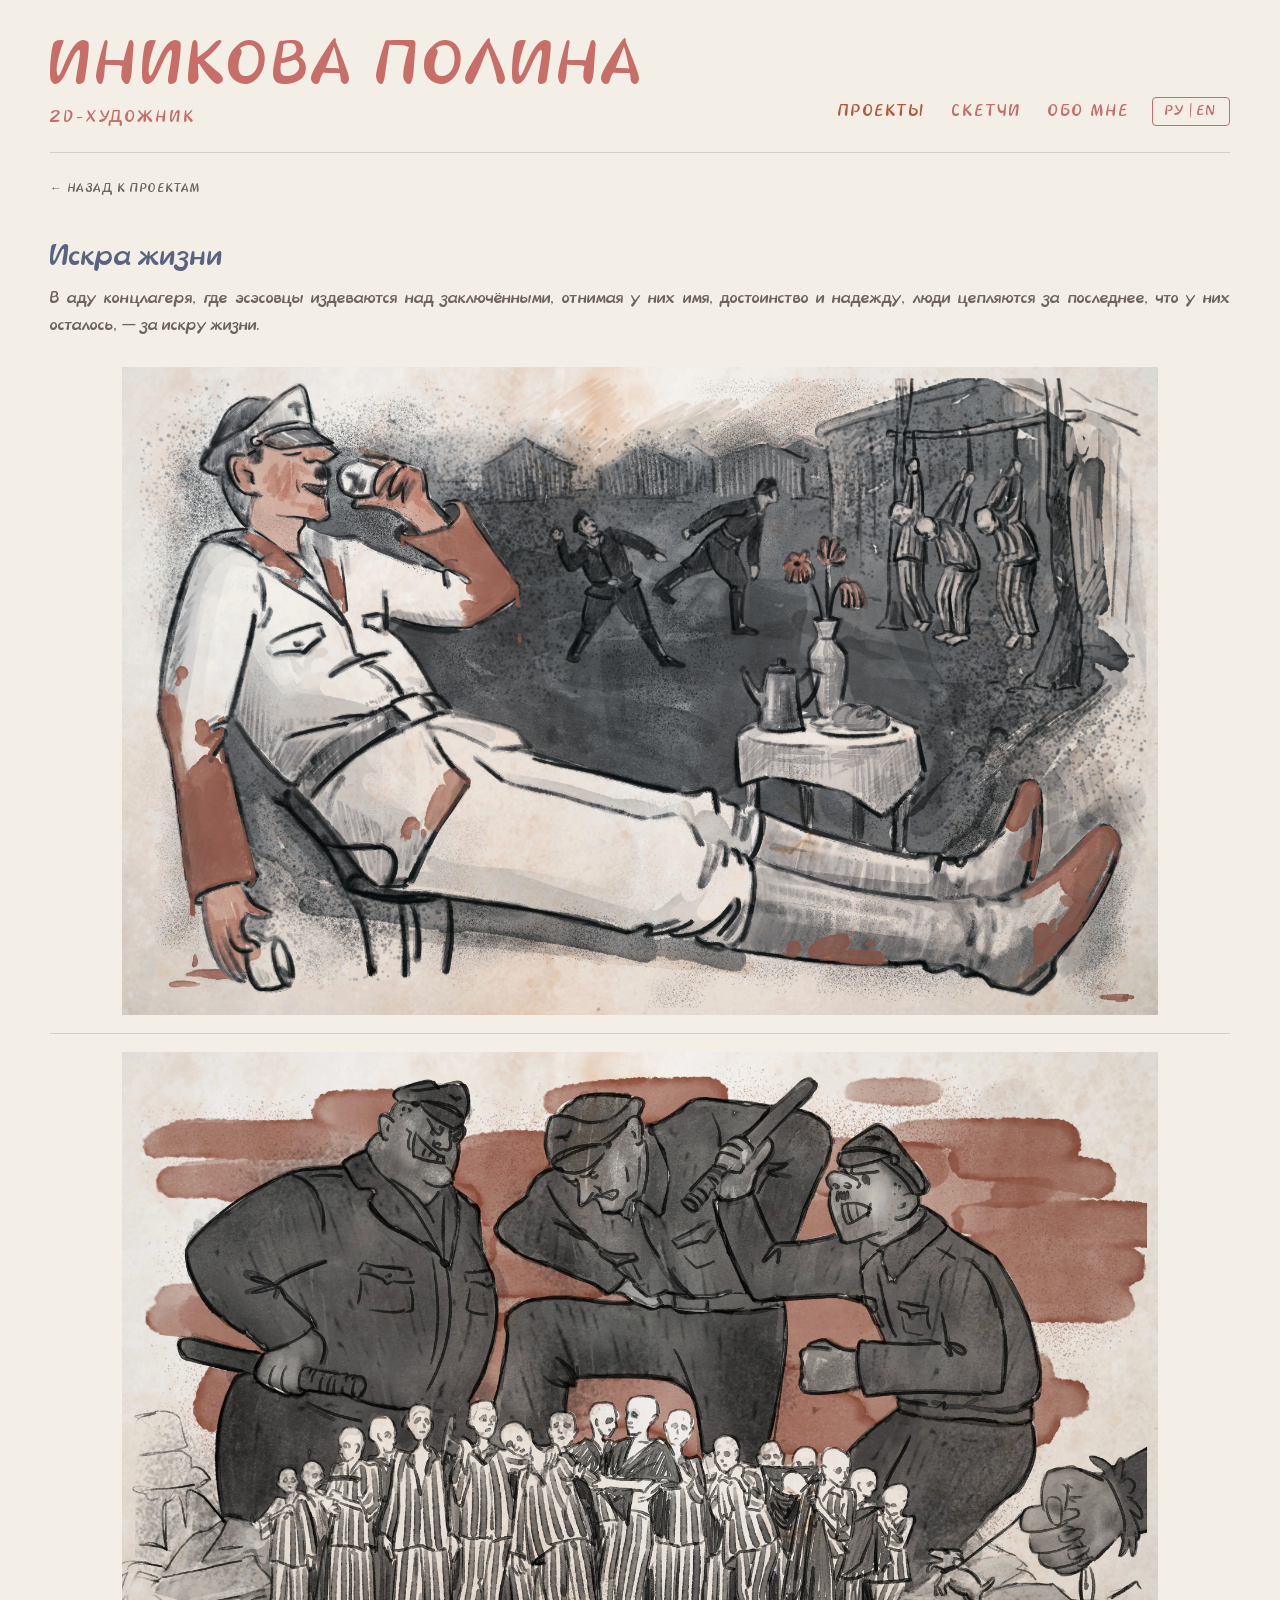
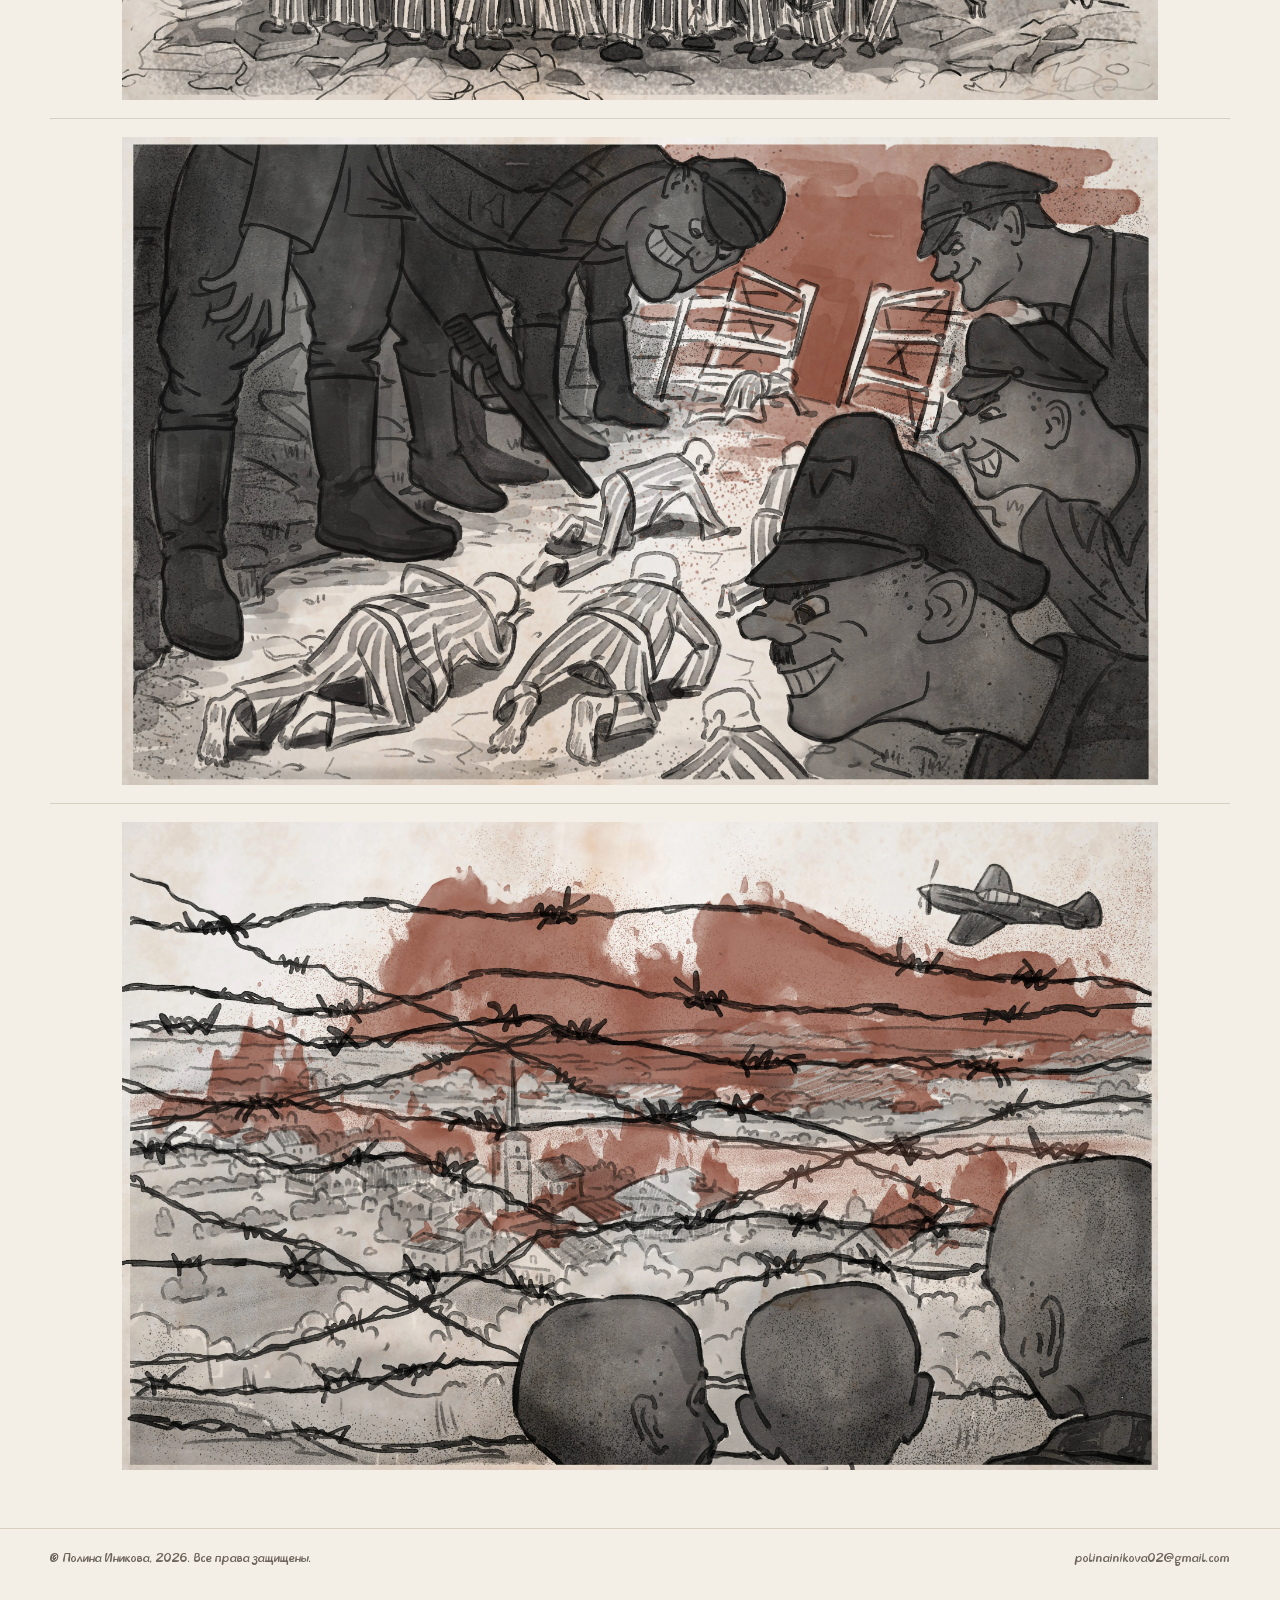
<file: projects/spark-of-life.html>
<!DOCTYPE html>
<html lang="ru">
<head>
  <meta charset="utf-8">
  <meta name="viewport" content="width=device-width, initial-scale=1">
  <title data-i18n-title="title.spark-of-life">Искра жизни — Иникова Полина</title>
  <link rel="stylesheet" href="../css/site.css">
</head>
<body>
  <div class="wrap">
    <header class="site">
      <a class="brand" href="../index.html"><span data-i18n="brand.name">Иникова Полина</span>
        <small data-i18n="brand.subtitle">2D-художник</small>
      </a>
      <div class="head-right">
        <nav>
          <a href="../index.html" aria-current="page"><span data-i18n="nav.projects">Проекты</span></a>
          <a href="../sketches.html"><span data-i18n="nav.sketches">Скетчи</span></a>
          <a href="../about.html"><span data-i18n="nav.about">Обо мне</span></a>
        </nav>
        <button type="button" class="lang-btn" data-lang="en" aria-label="Switch language">
          РУ | EN
        </button>
      </div>
    </header>
    <a class="back" href="../index.html" data-i18n="back.projects">← Назад к проектам</a>
    <h1 class="page-title" data-i18n="spark-of-life-title">Искра жизни</h1>
    <p class="lede" data-i18n="desc.Spark-of-Life">В аду концлагеря, где эсэсовцы издеваются над заключёнными, отнимая у них имя, достоинство и надежду, люди цепляются за последнее, что у них осталось, — за искру жизни.</p>
    <div class="rows">
<div class="row" data-row="1"><div class="main-zone"><a class="cell"><img src="../portfolio_webp/Spark-of-Life/1.webp" alt="1.jpg"></a></div></div>
<div class="row" data-row="2"><div class="main-zone"><a class="cell"><img src="../portfolio_webp/Spark-of-Life/2.webp" alt="2.jpg"></a></div></div>
<div class="row" data-row="3"><div class="main-zone"><a class="cell"><img src="../portfolio_webp/Spark-of-Life/3.webp" alt="3.jpg"></a></div></div>
<div class="row" data-row="4"><div class="main-zone"><a class="cell"><img src="../portfolio_webp/Spark-of-Life/4.webp" alt="4.jpg"></a></div></div>
      </div>
  </div>
  <footer class="site">
    <div class="wrap">
      <span data-i18n="footer.rights">© Полина Иникова, 2026. Все права защищены.</span>
<a href="mailto:polinainikova02@gmail.com">polinainikova02@gmail.com</a>
    </div>
  </footer>
  <script src="../js/site.js"></script>
  <script src="../js/i18n.js"></script>
  <script src="../js/site.js"></script>
</body>
</html>
</file>
<file: css/site.css>
:root {
  --paper: #f4efe6;
  --ink: #1b1714;
  --muted: #6d645b;
  --line: #d8cfc3;
  --accent: #b45a38;
  --white: #fbf8f2;
  --brand-color: #c86e69;
  --font-heading: "Gnocchi", Georgia, "Palatino Linotype", serif;
  --font-body: "Gnocchi", "Segoe UI", Helvetica, Arial, sans-serif;
}

@font-face {
  font-family: "Gnocchi";
  src: url("../fonts/Gnocchi-Regular.ttf") format("truetype");
  font-weight: normal;
  font-style: normal;
  font-display: swap;
}

* {
  box-sizing: border-box;
}

html,
body {
  margin: 0;
  padding: 0;
  background: var(--paper);
  color: var(--ink);
  font-family: var(--font-body);
  font-size: 15px;
  line-height: 1.45;
}

a {
  color: inherit;
  text-decoration: none;
}

a:hover {
  color: var(--accent);
}

img,
video {
  max-width: 100%;
  display: block;
}

.wrap {
  width: min(1180px, calc(100% - 40px));
  margin: 0 auto;
}

header.site {
  display: flex;
  justify-content: space-between;
  align-items: flex-end;
  gap: 24px;
  padding: 32px 0 26px;
  border-bottom: 1px solid var(--line);
}

.brand {
  font-family: var(--font-heading);
  font-size: 64px;
  letter-spacing: 0.04em;
  line-height: 1.05;
  color: var(--brand-color);
  text-transform: uppercase;
}

.brand small {
  display: block;
  margin-top: 10px;
  font-family: var(--font-heading);
  font-size: 16px;
  letter-spacing: 0.18em;
  text-transform: uppercase;
  color: var(--brand-color);
}

nav a {
  margin-left: 22px;
  font-family: var(--font-heading);
  font-size: 16px;
  letter-spacing: 0.12em;
  text-transform: uppercase;
  color: var(--brand-color);
}

nav a[aria-current="page"] {
  color: var(--accent);
}

.head-right {
  display: flex;
  align-items: center;
  gap: 22px;
}

.lang-btn {
  font-family: var(--font-heading);
  font-size: 14px;
  letter-spacing: 0.06em;
  background: transparent;
  border: 1px solid var(--brand-color);
  border-radius: 4px;
  color: var(--brand-color);
  padding: 6px 12px;
  cursor: pointer;
  transition: border-color 0.15s, color 0.15s;
}

.lang-btn:hover {
  border-color: var(--accent);
  color: var(--accent);
}

.intro {
  max-width: 640px;
  padding: 36px 0 8px;
  color: var(--muted);
}

.intro p {
  margin: 0;
  font-size: 18px;
  line-height: 1.5;
}

.projects {
  padding: 12px 0 40px;
}

.work-item {
  display: block;
  color: inherit;
  border-bottom: 1px solid var(--line);
  padding: 26px 0;
}

.work-item:last-child {
  border-bottom: none;
}

.work-item:hover {
  color: inherit;
}

.work-item img {
  width: 100%;
  max-height: 70vh;
  object-fit: cover;
  background: #e4d8c8;
}

.work-caption {
  margin-top: 14px;
}

.work-title {
  font-family: var(--font-heading);
  font-size: 30px;
  line-height: 1.2;
  color: rgb(90, 100, 130);
}

.work-item:hover .work-title {
  color: var(--accent);
}

.page-title {
  font-family: var(--font-heading);
  font-size: 30px;
  font-weight: normal;
  margin: 36px 0 8px;
  color: rgb(90, 100, 130);
}

.lede {
  color: var(--muted);
  margin: 0 0 28px;
  font-size: 17px;
  line-height: 1.55;
  text-align: justify;
}

table.credits {
  width: min(520px, 100%);
  border-collapse: collapse;
  margin: 0 0 36px;
}

table.credits th,
table.credits td {
  text-align: left;
  padding: 8px 12px 8px 0;
  border-bottom: 1px solid var(--line);
  vertical-align: top;
}

table.credits th {
  width: 42%;
  color: var(--muted);
  font-weight: 500;
  font-size: 13px;
  letter-spacing: 0.06em;
  text-transform: uppercase;
}

.bodycopy {
  max-width: 680px;
  margin: 0 0 36px;
  font-size: 16px;
}

.rows {
  margin: 16px 0 40px;
}

.row {
  display: flex;
  gap: 14px;
  align-items: stretch;
  margin-bottom: 18px;
  border-bottom: 1px solid var(--line);
  padding-bottom: 18px;
}

.row:last-child {
  border-bottom: none;
}

.row .col {
  display: flex;
  flex-direction: column;
  gap: 10px;
  flex: 0 0 auto;
  justify-content: center;
  width: min(24vw, 280px);
}

.row .col:empty {
  display: none;
}

.row:has(.col[data-side="l"]) .col {
  flex: 0 0 auto;
  width: min(40vw, 420px);
}

.row:has(.col[data-side="l"]) .main-zone {
  justify-content: center;
}

.row:has(.col[data-side="l"]) .col .cell {
  cursor: zoom-in;
}

.row .main-zone {
  display: flex;
  flex-wrap: wrap;
  gap: 10px;
  flex: 1 1 0%;
  min-width: 0;
}

.row .col .cell {
  flex: 0 0 auto;
}

.row .cell {
  display: block;
  color: inherit;
  flex: 1 1 auto;
  min-width: 0;
  cursor: zoom-in;
}

.row .cell:hover {
  color: inherit;
}

.row img {
  width: 100%;
  object-fit: cover;
  background: var(--paper);
}

.row .main-zone img {
  max-height: 72vh;
  height: auto;
  object-fit: contain;
}

.main-zone[data-fit="hw"] {
  justify-content: center;
}

.main-zone[data-fit="hw"] .cell {
  flex: 0 0 auto;
}

.main-zone[data-fit="hw"] .cell img {
  max-height: none;
  height: 44vh;
  width: auto;
  max-width: 100%;
  object-fit: contain;
}

.sketches-gal {
  container-type: inline-size;
}

.sketches-gal .main-zone {
  display: flex;
  flex-wrap: wrap;
  justify-content: space-between;
  width: 100%;
  min-width: 0;
}

.sketches-gal .main-zone .cell {
  display: block;
  flex: 0 0 auto;
}

.sketches-gal .main-zone .cell img {
  width: auto;
  height: 37cqw;
  max-width: 100%;
  object-fit: contain;
}

.sketches-gal .row[data-row="2"] .main-zone {
  justify-content: center;
  flex-wrap: nowrap;
}

.sketches-gal .row[data-row="2"] .main-zone .cell {
  flex: 0 1 auto;
}

.sketches-gal .row[data-row="2"] .main-zone .cell img {
  height: clamp(160px, 44cqw, 540px);
  max-width: 100%;
}

.sketches-gal .row[data-row="3"] .main-zone,
.sketches-gal .row[data-row="4"] .main-zone {
  justify-content: center;
  flex-wrap: nowrap;
}

.sketches-gal .row[data-row="3"] .main-zone .cell,
.sketches-gal .row[data-row="4"] .main-zone .cell {
  flex: 0 1 auto;
}

.sketches-gal .row[data-row="3"] .main-zone .cell img {
  height: clamp(150px, 41cqw, 500px);
  max-width: 100%;
}

.sketches-gal .row[data-row="4"] .main-zone .cell img {
  height: clamp(150px, 50cqw, 540px);
  max-width: 100%;
}

.sketches-gal .row[data-row="5"] .main-zone,
.sketches-gal .row[data-row="6"] .main-zone {
  justify-content: center;
  flex-wrap: nowrap;
}

.sketches-gal .row[data-row="5"] .main-zone .cell,
.sketches-gal .row[data-row="6"] .main-zone .cell {
  flex: 0 1 auto;
}

.sketches-gal .row[data-row="5"] .main-zone .cell img,
.sketches-gal .row[data-row="6"] .main-zone .cell img {
  height: clamp(160px, 46cqw, 540px);
  max-width: 100%;
}

.sketches-gal .row[data-row="7"] .main-zone,
.sketches-gal .row[data-row="8"] .main-zone,
.sketches-gal .row[data-row="9"] .main-zone {
  justify-content: center;
  flex-wrap: nowrap;
}

.sketches-gal .row[data-row="7"] .main-zone .cell,
.sketches-gal .row[data-row="8"] .main-zone .cell,
.sketches-gal .row[data-row="9"] .main-zone .cell {
  flex: 0 1 auto;
}

.sketches-gal .row[data-row="7"] .main-zone .cell img {
  height: clamp(160px, 40cqw, 540px);
  max-width: 100%;
}

.sketches-gal .row[data-row="8"] .main-zone .cell img {
  height: clamp(160px, 48cqw, 540px);
  max-width: 100%;
}

.sketches-gal .row[data-row="9"] .main-zone .cell img {
  height: 37cqw;
  max-width: 100%;
}

.row .col img {
  max-height: 34vh;
  aspect-ratio: auto;
}

.hero {
  margin: 0 0 28px;
}

.hero img {
  width: 100%;
  max-height: 78vh;
  object-fit: contain;
  background: var(--white);
}

.pdf-link {
  display: inline-block;
  margin: 0 0 36px;
  padding-bottom: 2px;
  border-bottom: 1px solid var(--ink);
  letter-spacing: 0.08em;
  text-transform: uppercase;
  font-size: 13px;
}

.about-grid {
  display: grid;
  grid-template-columns: minmax(0, 1fr) minmax(0, 1.4fr);
  gap: 48px;
  padding: 36px 0 56px;
  align-items: start;
}

.about-photo {
  width: 100%;
}

.about-photo img {
  width: 100%;
  max-height: 80vh;
  object-fit: cover;
  background: #e4d8c8;
}

.about-text h1 {
  font-family: var(--font-heading);
  font-weight: normal;
  font-size: 36px;
  margin: 0 0 16px;
  color: rgb(90, 100, 130);
}

.about-text p {
  margin: 0 0 14px;
  font-size: 16px;
  line-height: 1.55;
  text-align: justify;
}

.about-text p:last-child {
  margin-top: calc(2 * 1.55em);
}

.software-list {
  margin: 0 0 14px;
  padding-left: 20px;
}

.software-list li {
  font-size: 16px;
  line-height: 1.6;
}

.about-contact {
  margin-top: 24px;
  padding-top: 18px;
  border-top: 1px solid var(--line);
}

.about-contact h2 {
  font-family: var(--font-heading);
  font-weight: normal;
  font-size: 26px;
  margin: 0 0 8px;
  color: rgb(90, 100, 130);
}

.about-contact p {
  margin: 6px 0;
  font-size: 20px;
  color: rgb(90, 100, 130);
}

.about-contact a {
  border-bottom: 1px solid var(--line);
}

footer.site {
  border-top: 1px solid var(--line);
  padding: 22px 0 40px;
  color: var(--muted);
  font-size: 12px;
}

footer.site .wrap {
  display: flex;
  justify-content: space-between;
  gap: 16px;
}

.back {
  display: inline-block;
  margin-top: 28px;
  font-size: 12px;
  letter-spacing: 0.12em;
  text-transform: uppercase;
  color: var(--muted);
}

#lightbox {
  display: none;
  position: fixed;
  inset: 0;
  background: rgba(18, 14, 12, 0.92);
  z-index: 20;
  align-items: center;
  justify-content: center;
  padding: 24px;
}

#lightbox.open {
  display: flex;
}

#lightbox img {
  max-width: min(1100px, 92vw);
  max-height: 92vh;
}

@media (max-width: 800px) {
  header.site,
  footer.site .wrap {
    flex-direction: column;
    align-items: flex-start;
  }

  nav a {
    margin: 12px 18px 0 0;
  }

  .head-right {
    flex-wrap: wrap;
    gap: 10px;
  }

  .lang-btn {
    margin-top: 12px;
  }

  .row {
    flex-direction: column;
  }

  .row .col {
    width: 100%;
    flex-direction: row;
    flex-wrap: wrap;
  }

  .row .col img {
    max-height: 60vh;
  }

  .about-grid {
    grid-template-columns: 1fr;
    gap: 24px;
  }

  .page-title {
    font-size: 32px;
  }
}
</file>
